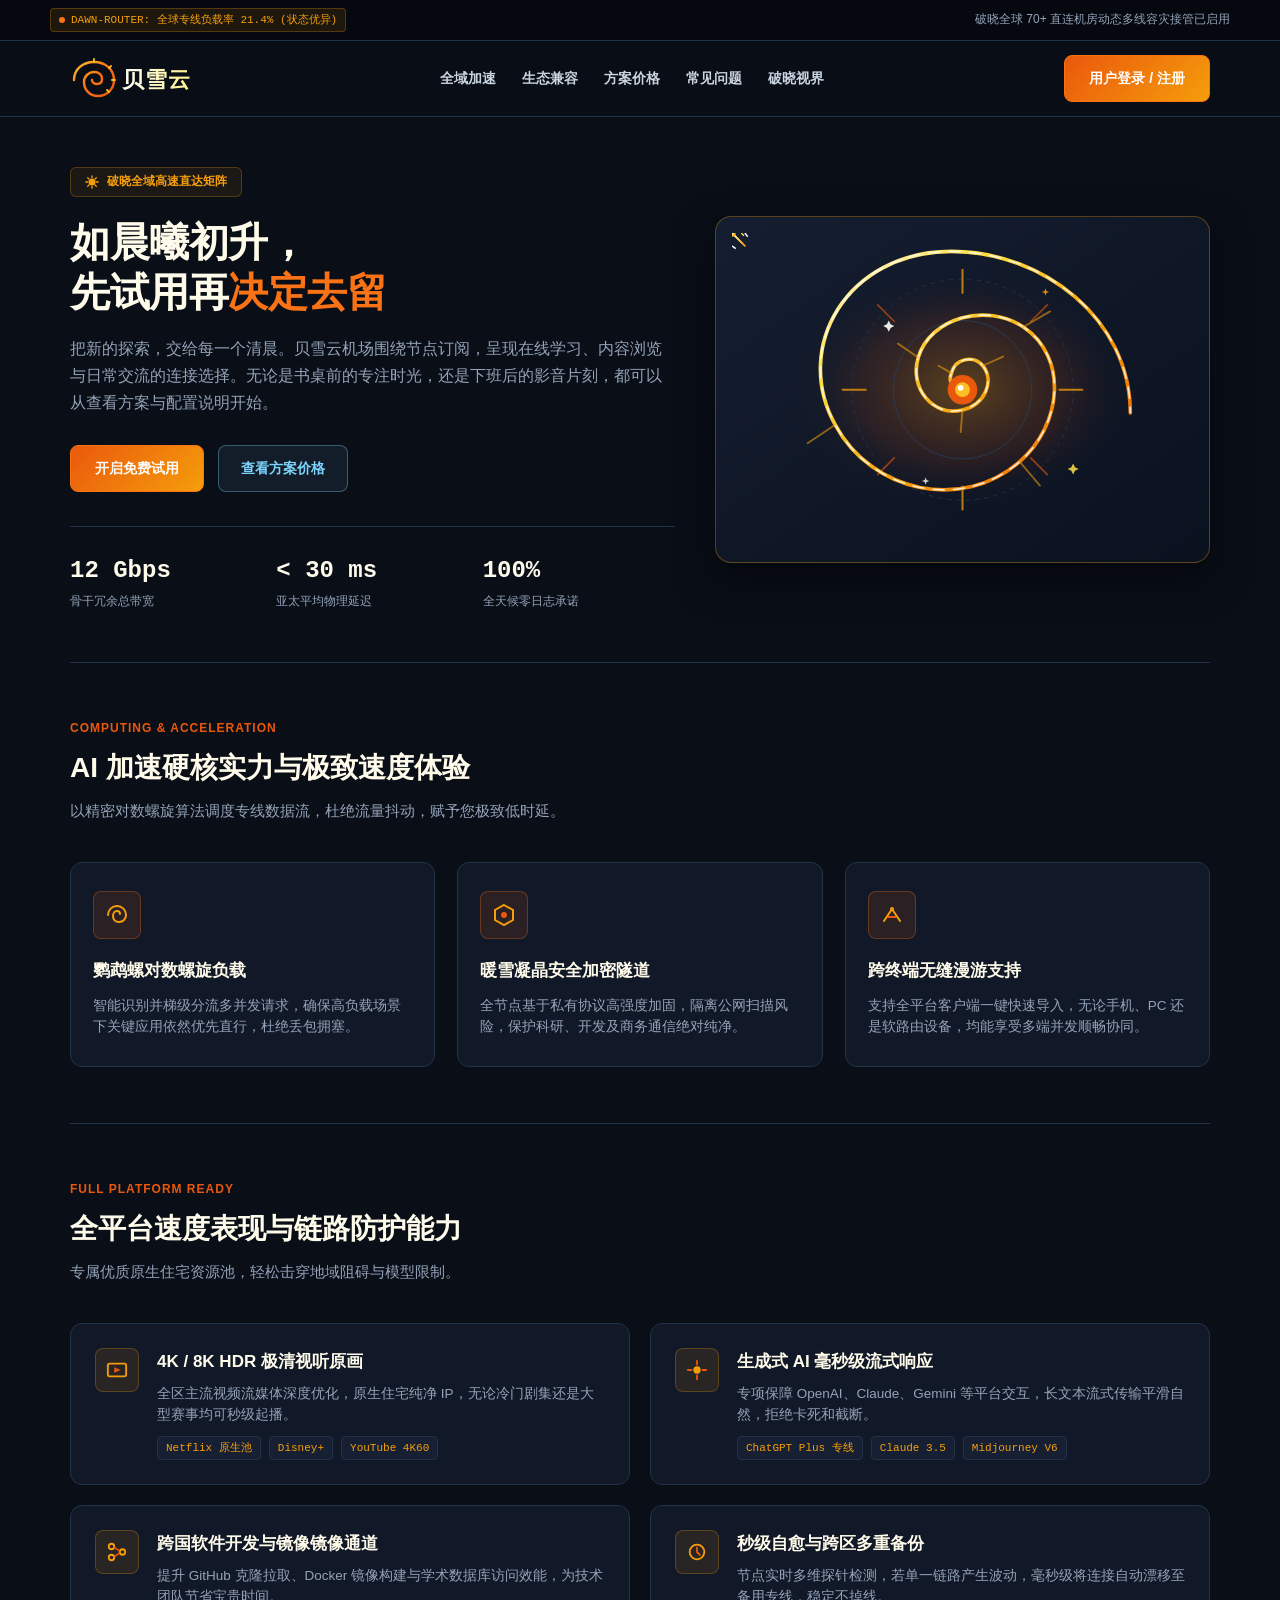
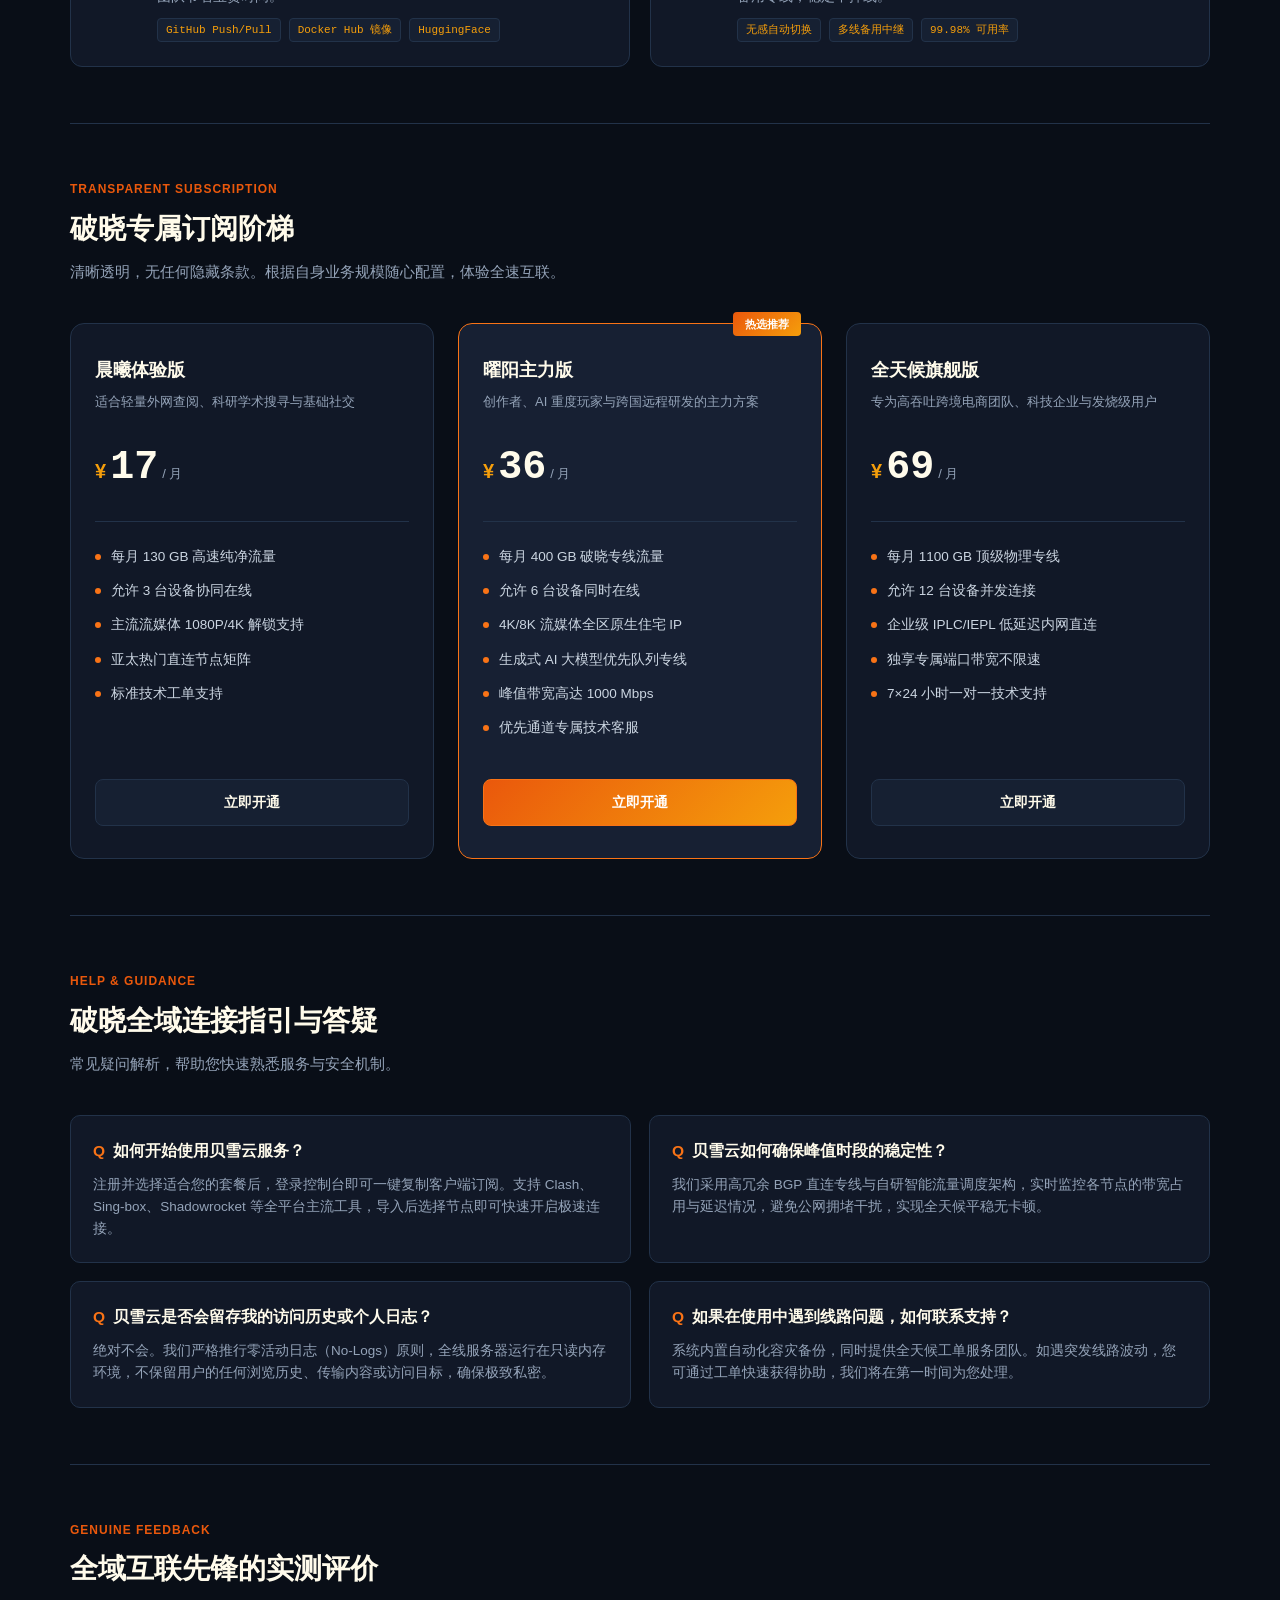
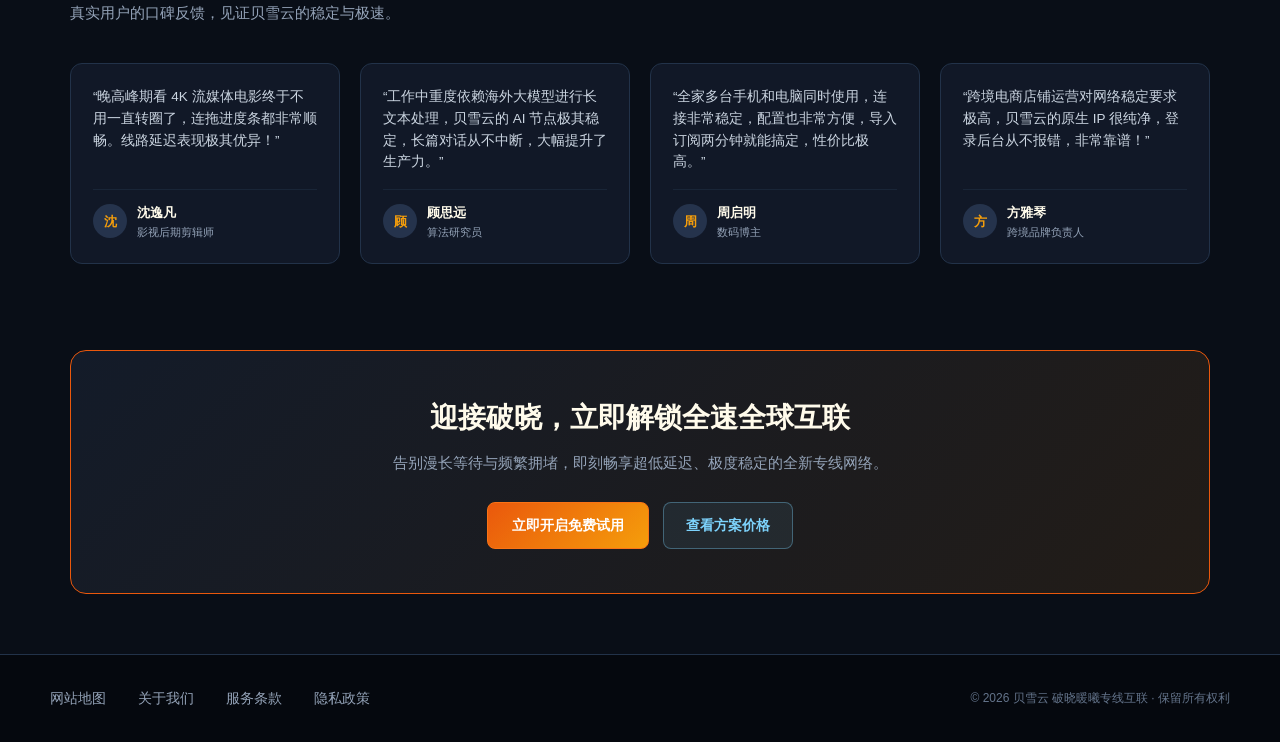
<file: index.html>
<!DOCTYPE html>

<html lang="zh-CN">
<head>
<meta charset="utf-8"/>
<meta content="width=device-width, initial-scale=1.0" name="viewport"/>
<title>贝雪云机场｜学习办公连接与日常设备设置</title>
<meta content="把新的探索，交给每一个清晨。贝雪云机场围绕节点订阅，呈现在线学习、内容浏览与日常交流的连接选择。无论是书桌前的专注时光，还是下班后的影音片刻，都可以从查看方案与配置说明开始。" name="description"/>
<meta content="贝雪云, 贝雪云机场, 机场推荐, 免费体验, 宽带假速, 无线打印, 远程办公设备" name="keywords"/>
<link href="https://beixueyun.cfd/" rel="canonical"/>
<meta content="index, follow" name="robots"/>
<!-- Open Graph / 社交分享元数据 -->
<meta content="website" property="og:type"/>
<meta content="贝雪云" property="og:site_name"/>
<meta content="贝雪云机场｜学习办公连接与日常设备设置" property="og:title"/>
<meta content="把新的探索，交给每一个清晨。贝雪云机场围绕节点订阅，呈现在线学习、内容浏览与日常交流的连接选择。无论是书桌前的专注时光，还是下班后的影音片刻，都可以从查看方案与配置说明开始。" property="og:description"/>
<meta content="https://beixueyun.cfd/" property="og:url"/>
<meta content="https://beixueyun.cfd/og-preview.png" property="og:image"/>
<meta content="zh_CN" property="og:locale"/>
<!-- Twitter Card 元数据 -->
<meta content="summary_large_image" name="twitter:card"/>
<meta content="贝雪云机场｜学习办公连接与日常设备设置" name="twitter:title"/>
<meta content="把新的探索，交给每一个清晨。贝雪云机场围绕节点订阅，呈现在线学习、内容浏览与日常交流的连接选择。无论是书桌前的专注时光，还是下班后的影音片刻，都可以从查看方案与配置说明开始。" name="twitter:description"/>
<meta content="https://beixueyun.cfd/og-preview.png" name="twitter:image"/>
<!-- Schema.org Product 结构化数据 (Rich Snippets) -->
<script type="application/ld+json">
{
  "@context": "https://schema.org",
  "@type": "Product",
  "name": "贝雪云网络加速服务",
  "image": "https://beixueyun.cfd/og-preview.png",
  "description": "贝雪云破晓全域网络加速服务，构建黄金螺旋多活中继矩阵与原生住宅ISP节点池，提供端到端企业级QoS保障，实现跨国电商防关联与4K/8K视听大模型极速秒开。",
  "brand": {
    "@type": "Brand",
    "name": "贝雪云"
  },
  "offers": {
    "@type": "AggregateOffer",
    "priceCurrency": "CNY",
    "lowPrice": "15.00",
    "highPrice": "68.00",
    "offerCount": "3",
    "offers": [
      {
        "@type": "Offer",
        "name": "轻量飞驰版",
        "price": "15.00",
        "priceCurrency": "CNY",
        "url": "https://ww012.twilightaff.com/#/?code=A56DH1Af",
        "availability": "https://schema.org/InStock"
      },
      {
        "@type": "Offer",
        "name": "极速破风版",
        "price": "35.00",
        "priceCurrency": "CNY",
        "url": "https://ww012.twilightaff.com/#/?code=A56DH1Af",
        "availability": "https://schema.org/InStock"
      },
      {
        "@type": "Offer",
        "name": "旗舰尊享版",
        "price": "68.00",
        "priceCurrency": "CNY",
        "url": "https://ww012.twilightaff.com/#/?code=A56DH1Af",
        "availability": "https://schema.org/InStock"
      }
    ]
  },
  "aggregateRating": {
    "@type": "AggregateRating",
    "ratingValue": "4.9",
    "reviewCount": "1280",
    "bestRating": "5",
    "worstRating": "1"
  }
}
  </script>
<link href="style.css" rel="stylesheet"/>
</head>
<body>
<!-- 顶部滚动广播预警公告条 -->
<aside class="dawn-ticker">
<div class="ticker-content">
<div class="ticker-badge">
<span class="ticker-pulse"></span>
<span>DAWN-ROUTER: 全球专线负载率 21.4% (状态优异)</span>
</div>
<div>破晓全球 70+ 直连机房动态多线容灾接管已启用</div>
</div>
</aside>
<!-- 双层边到边导航 -->
<header class="horizon-header">
<div class="horizon-header-inner">
<a aria-label="贝雪云首页" class="cfd-logo-link" href="index.html">
<!-- 鹦鹉螺黄金螺旋与破晓日轮定制矢量Logo -->
<svg fill="none" height="42" viewbox="0 0 130 42" width="130" xmlns="http://www.w3.org/2000/svg">
<defs>
<lineargradient id="nautilusSun" x1="0%" x2="100%" y1="0%" y2="100%">
<stop offset="0%" stop-color="#fbbf24"></stop>
<stop offset="50%" stop-color="#f97316"></stop>
<stop offset="100%" stop-color="#ea580c"></stop>
</lineargradient>
<lineargradient id="warmTextGrad" x1="0%" x2="100%" y1="0%" y2="0%">
<stop offset="0%" stop-color="#ffffff"></stop>
<stop offset="100%" stop-color="#fef08a"></stop>
</lineargradient>
</defs>
<!-- 鹦鹉螺对数螺旋渐进轮廓 + 破晓晨曦辐射光芒 -->
<path d="M4 22C4 11 13 4 24 4C35 4 44 11 44 22C44 31 37 38 28 38C19 38 14 31 14 24C14 18 19 14 24 14C29 14 32 17 32 21C32 24 30 26 27 26C24 26 22 24 22 22" stroke="url(#nautilusSun)" stroke-linecap="round" stroke-width="2.4"></path>
<path d="M24 1V4M41 8L39 10M45 22H42M39 34L37 32" stroke="#fbbf24" stroke-linecap="round" stroke-width="1.8"></path>
<!-- 贝雪云 字标 -->
<text fill="url(#warmTextGrad)" font-family="-apple-system, BlinkMacSystemFont, 'Segoe UI', Roboto, sans-serif" font-size="22" font-weight="900" letter-spacing="1" x="52" y="29">贝雪云</text>
</svg>
</a>
<ul class="cfd-nav-menu">
<li><a href="#features">全域加速</a></li>
<li><a href="#media-ai">生态兼容</a></li>
<li><a href="#pricing">方案价格</a></li>
<li><a href="#faq">常见问题</a></li>
<li><a href="journal.html">破晓视界</a></li>
</ul>
<div class="cfd-nav-cta">
<a class="btn-dawn-primary" href="https://ww012.twilightaff.com/#/?code=A56DH1Af" rel="nofollow" target="_blank">用户登录 / 注册</a>
</div>
</div>
</header>
<main class="cfd-main">
<!-- 纵向错层 Hero 构图 -->
<section class="spiral-dawn-hero">
<div class="hero-dawn-info">
<div class="hero-dawn-badge">
<!-- 暖阳日冕星芒 SVG -->
<svg fill="none" height="14" viewbox="0 0 16 16" width="14">
<circle cx="8" cy="8" fill="#f59e0b" r="4"></circle>
<path d="M8 1V3M8 13V15M1 8H3M13 8H15M3 3L4.5 4.5M11.5 11.5L13 13M3 13L4.5 11.5M11.5 4.5L13 3" stroke="#f59e0b" stroke-linecap="round" stroke-width="1.5"></path>
</svg>
<span>破晓全域高速直达矩阵</span>
</div>
<h1 class="hero-dawn-title">如晨曦初升，<br/>先试用再<span>决定去留</span></h1>
<p class="hero-dawn-desc">把新的探索，交给每一个清晨。贝雪云机场围绕节点订阅，呈现在线学习、内容浏览与日常交流的连接选择。无论是书桌前的专注时光，还是下班后的影音片刻，都可以从查看方案与配置说明开始。</p>
<div class="hero-btn-flex">
<a class="btn-dawn-primary" href="https://ww012.twilightaff.com/#/?code=A56DH1Af" rel="nofollow" target="_blank">开启免费试用</a>
<!-- SEO 传递权重链接：严格保留 target="_blank"，绝无 rel="nofollow" -->
<a class="btn-dawn-pbn" href="#pricing">查看方案价格</a>
</div>
<div class="hero-metrics-shelf">
<div class="shelf-item">
<div class="val">12 Gbps</div>
<div class="tag">骨干冗余总带宽</div>
</div>
<div class="shelf-item">
<div class="val">&lt; 30 ms</div>
<div class="tag">亚太平均物理延迟</div>
</div>
<div class="shelf-item">
<div class="val">100%</div>
<div class="tag">全天候零日志承诺</div>
</div>
</div>
</div>
<!-- 右侧鹦鹉螺阳光贝与暖雪金晶纯艺术动效画幅 -->
<div class="hero-nautilus-box">
<div class="nautilus-art-canvas-wrap">
<svg class="nautilus-svg-canvas" fill="none" viewbox="0 0 500 340" xmlns="http://www.w3.org/2000/svg">
<defs>
<lineargradient id="nautilusGoldPure" x1="0%" x2="100%" y1="0%" y2="100%">
<stop offset="0%" stop-color="#fffbeb"></stop>
<stop offset="25%" stop-color="#fde047"></stop>
<stop offset="60%" stop-color="#f59e0b"></stop>
<stop offset="100%" stop-color="#ea580c"></stop>
</lineargradient>
<lineargradient id="sunSnowFacetPure" x1="0%" x2="100%" y1="0%" y2="100%">
<stop offset="0%" stop-color="#ffffff"></stop>
<stop offset="60%" stop-color="#fef08a"></stop>
<stop offset="100%" stop-color="#f59e0b"></stop>
</lineargradient>
<radialgradient cx="50%" cy="50%" id="dawnCoronaAura" r="50%">
<stop offset="0%" stop-color="#f59e0b" stop-opacity="0.32"></stop>
<stop offset="60%" stop-color="#ea580c" stop-opacity="0.12"></stop>
<stop offset="100%" stop-color="#111827" stop-opacity="0"></stop>
</radialgradient>
</defs>
<!-- 破晓暖曦环境光晕 -->
<ellipse cx="250" cy="170" fill="url(#dawnCoronaAura)" rx="190" ry="130"></ellipse>
<!-- 极坐标典雅辐射背景线 -->
<circle cx="250" cy="170" r="120" stroke="#223249" stroke-dasharray="5 5" stroke-width="1"></circle>
<circle cx="250" cy="170" r="75" stroke="#2a3c56" stroke-width="1"></circle>
<!-- 破晓日冕辐射金光 (平缓旋转光芒) -->
<g class="anim-corona-smooth">
<line opacity="0.75" stroke="#f59e0b" stroke-linecap="round" stroke-width="2.2" x1="250" x2="250" y1="40" y2="65"></line>
<line opacity="0.75" stroke="#f59e0b" stroke-linecap="round" stroke-width="2.2" x1="250" x2="250" y1="275" y2="300"></line>
<line opacity="0.75" stroke="#f59e0b" stroke-linecap="round" stroke-width="2.2" x1="120" x2="145" y1="170" y2="170"></line>
<line opacity="0.75" stroke="#f59e0b" stroke-linecap="round" stroke-width="2.2" x1="355" x2="380" y1="170" y2="170"></line>
<line opacity="0.6" stroke="#ea580c" stroke-linecap="round" stroke-width="1.8" x1="158" x2="176" y1="78" y2="96"></line>
<line opacity="0.6" stroke="#ea580c" stroke-linecap="round" stroke-width="1.8" x1="324" x2="342" y1="244" y2="262"></line>
<line opacity="0.6" stroke="#ea580c" stroke-linecap="round" stroke-width="1.8" x1="342" x2="324" y1="78" y2="96"></line>
<line opacity="0.6" stroke="#ea580c" stroke-linecap="round" stroke-width="1.8" x1="176" x2="158" y1="244" y2="262"></line>
</g>
<!-- 核心黄金对数螺旋鹦鹉螺贝壳 (金色贝身与隔室脉络) -->
<g class="anim-nautilus-shell">
<!-- 鹦鹉螺对数螺旋主轮廓曲线 -->
<path d="M250 170 C240 170 234 162 238 152 C242 136 262 132 272 144 C285 160 275 186 250 192 C218 200 192 168 202 135 C215 92 276 75 316 102 C365 135 358 208 312 248 C250 302 152 282 112 208 C65 124 125 20 238 20 C338 20 432 94 432 195" fill="none" stroke="url(#nautilusGoldPure)" stroke-linecap="round" stroke-width="4"></path>
<!-- 内层流光辅助螺旋 -->
<path class="anim-spiral-stream" d="M250 170 C240 170 234 162 238 152 C242 136 262 132 272 144 C285 160 275 186 250 192 C218 200 192 168 202 135 C215 92 276 75 316 102 C365 135 358 208 312 248 C250 302 152 282 112 208 C65 124 125 20 238 20 C338 20 432 94 432 195" fill="none" opacity="0.85" stroke="#fffbeb" stroke-linecap="round" stroke-width="1.8"></path>
<!-- 鹦鹉螺天然生长舱壁分隔线 (Septa) -->
<path d="M238 152 L224 144 M272 144 L294 134 M250 192 L248 216 M202 135 L180 120 M316 102 L345 85 M312 248 L334 274 M112 208 L82 228" opacity="0.55" stroke="#f59e0b" stroke-linecap="round" stroke-width="2"></path>
</g>
<!-- 晨曦核心初升金轮 (温暖日核呼吸) -->
<circle class="anim-dawn-sun" cx="250" cy="170" fill="#ea580c" r="16"></circle>
<circle cx="250" cy="170" fill="#fbbf24" r="8"></circle>
<circle cx="248" cy="168" fill="#ffffff" r="3"></circle>
<!-- 暖雪金晶雪花 1 (内轨道灵动公转) -->
<g class="anim-snow-orbit-in">
<line stroke="url(#sunSnowFacetPure)" stroke-linecap="round" stroke-width="2.2" x1="-15" x2="15" y1="0" y2="0"></line>
<line stroke="url(#sunSnowFacetPure)" stroke-linecap="round" stroke-width="2.2" x1="0" x2="0" y1="-15" y2="15"></line>
<line stroke="url(#sunSnowFacetPure)" stroke-linecap="round" stroke-width="1.6" x1="-10.6" x2="10.6" y1="-10.6" y2="10.6"></line>
<line stroke="url(#sunSnowFacetPure)" stroke-linecap="round" stroke-width="1.6" x1="-10.6" x2="10.6" y1="10.6" y2="-10.6"></line>
<!-- 六角金雪晶刺 -->
<path d="M-10 0 L-13 -3 M-10 0 L-13 3 M10 0 L13 -3 M10 0 L13 3" stroke="#fde047" stroke-width="1.4"></path>
<circle cx="0" cy="0" fill="#f59e0b" r="3"></circle>
</g>
<!-- 暖雪金晶雪花 2 (外轨道悠然公转) -->
<g class="anim-snow-orbit-out">
<line stroke="url(#sunSnowFacetPure)" stroke-linecap="round" stroke-width="2.4" x1="-20" x2="20" y1="0" y2="0"></line>
<line stroke="url(#sunSnowFacetPure)" stroke-linecap="round" stroke-width="2.4" x1="0" x2="0" y1="-20" y2="20"></line>
<line stroke="url(#sunSnowFacetPure)" stroke-linecap="round" stroke-width="1.8" x1="-14" x2="14" y1="-14" y2="14"></line>
<line stroke="url(#sunSnowFacetPure)" stroke-linecap="round" stroke-width="1.8" x1="-14" x2="14" y1="14" y2="-14"></line>
<!-- 晶刺分支 -->
<path d="M-14 0 L-17 -4 M-14 0 L-17 4 M14 0 L17 -4 M14 0 L17 4" stroke="#ffffff" stroke-width="1.6"></path>
<path d="M0 -14 L-4 -17 M0 -14 L4 -17 M0 14 L-4 17 M0 14 L4 17" stroke="#ffffff" stroke-width="1.6"></path>
<circle cx="0" cy="0" fill="#fbbf24" r="4"></circle>
<circle cx="0" cy="0" fill="#ffffff" r="1.5"></circle>
</g>
<!-- 破晓金辉与霜晶露珠微闪 (Sparkles) -->
<polygon fill="#ffffff" opacity="0.9" points="170,95 172,99 176,101 172,103 170,107 168,103 164,101 168,99"></polygon>
<polygon fill="#fde047" opacity="0.85" points="370,250 372,254 376,256 372,258 370,262 368,258 364,256 368,254"></polygon>
<polygon fill="#ffffff" opacity="0.8" points="210,265 211,268 214,269 211,270 210,273 209,270 206,269 209,268"></polygon>
<polygon fill="#f59e0b" opacity="0.85" points="340,60 341,63 344,64 341,65 340,68 339,65 336,64 339,63"></polygon>
</svg>
</div>
</div>
</section>
<!-- 核心优势（3张非对称焦点卡片）：AI 加速硬核实力与极致速度体验 -->
<section class="cfd-section" id="features">
<div class="cfd-section-head">
<div class="cfd-eyebrow">COMPUTING &amp; ACCELERATION</div>
<h2 class="cfd-section-h2">AI 加速硬核实力与极致速度体验</h2>
<p class="cfd-section-sub">以精密对数螺旋算法调度专线数据流，杜绝流量抖动，赋予您极致低时延。</p>
</div>
<div class="spotlight-features">
<div class="spotlight-card">
<div class="spotlight-icon-wrap">
<!-- 鹦鹉螺对数螺旋分流器 SVG -->
<svg fill="none" height="24" viewbox="0 0 24 24" width="24">
<path d="M3 12C3 7 7 3 12 3C17 3 21 7 21 12C21 16 18 19 14 19C10 19 8 16 8 13C8 10 10 8 12 8C14 8 15 9.5 15 11" stroke="#f59e0b" stroke-linecap="round" stroke-width="2"></path>
</svg>
</div>
<h3>鹦鹉螺对数螺旋负载</h3>
<p>智能识别并梯级分流多并发请求，确保高负载场景下关键应用依然优先直行，杜绝丢包拥塞。</p>
</div>
<div class="spotlight-card">
<div class="spotlight-icon-wrap">
<!-- 暖雪晶体高强度防护盾 SVG -->
<svg fill="none" height="24" viewbox="0 0 24 24" width="24">
<polygon fill="none" points="12,2 21,7 21,17 12,22 3,17 3,7" stroke="#f59e0b" stroke-width="2"></polygon>
<circle cx="12" cy="12" fill="#ea580c" r="3"></circle>
</svg>
</div>
<h3>暖雪凝晶安全加密隧道</h3>
<p>全节点基于私有协议高强度加固，隔离公网扫描风险，保护科研、开发及商务通信绝对纯净。</p>
</div>
<div class="spotlight-card">
<div class="spotlight-icon-wrap">
<!-- 晨曦全向中继基座 SVG -->
<svg fill="none" height="24" viewbox="0 0 24 24" width="24">
<path d="M4 18L12 6L20 18" stroke="#f59e0b" stroke-linecap="round" stroke-linejoin="round" stroke-width="2"></path>
<line stroke="#ea580c" stroke-width="2" x1="8" x2="16" y1="14" y2="14"></line>
<circle cx="12" cy="6" fill="#f59e0b" r="2"></circle>
</svg>
</div>
<h3>跨终端无缝漫游支持</h3>
<p>支持全平台客户端一键快速导入，无论手机、PC 还是软路由设备，均能享受多端并发顺畅协同。</p>
</div>
</div>
</section>
<!-- 流媒体与 AI 支持（4张暖雪矩阵卡片）：全平台速度表现与链路防护能力 -->
<section class="cfd-section" id="media-ai">
<div class="cfd-section-head">
<div class="cfd-eyebrow">FULL PLATFORM READY</div>
<h2 class="cfd-section-h2">全平台速度表现与链路防护能力</h2>
<p class="cfd-section-sub">专属优质原生住宅资源池，轻松击穿地域阻碍与模型限制。</p>
</div>
<div class="warm-snow-grid">
<div class="warm-snow-item">
<div class="warm-snow-icon">
<!-- 高通量流视界 SVG -->
<svg fill="none" height="22" viewbox="0 0 24 24" width="22">
<rect height="14" rx="2" stroke="#f59e0b" stroke-width="2" width="20" x="2" y="5"></rect>
<polygon fill="#ea580c" points="9,9 16,12 9,15"></polygon>
</svg>
</div>
<div class="warm-snow-info">
<h3>4K / 8K HDR 极清视听原画</h3>
<p>全区主流视频流媒体深度优化，原生住宅纯净 IP，无论冷门剧集还是大型赛事均可秒级起播。</p>
<div class="warm-tag-line">
<span class="warm-tag">Netflix 原生池</span>
<span class="warm-tag">Disney+</span>
<span class="warm-tag">YouTube 4K60</span>
</div>
</div>
</div>
<div class="warm-snow-item">
<div class="warm-snow-icon">
<!-- AI 模型突触光斑 SVG -->
<svg fill="none" height="22" viewbox="0 0 24 24" width="22">
<circle cx="12" cy="12" fill="#f59e0b" r="4"></circle>
<path d="M12 2V6M12 18V22M2 12H6M18 12H22" stroke="#ea580c" stroke-linecap="round" stroke-width="2"></path>
</svg>
</div>
<div class="warm-snow-info">
<h3>生成式 AI 毫秒级流式响应</h3>
<p>专项保障 OpenAI、Claude、Gemini 等平台交互，长文本流式传输平滑自然，拒绝卡死和截断。</p>
<div class="warm-tag-line">
<span class="warm-tag">ChatGPT Plus 专线</span>
<span class="warm-tag">Claude 3.5</span>
<span class="warm-tag">Midjourney V6</span>
</div>
</div>
</div>
<div class="warm-snow-item">
<div class="warm-snow-icon">
<!-- 云端分支链路 SVG -->
<svg fill="none" height="22" viewbox="0 0 24 24" width="22">
<circle cx="6" cy="6" r="3" stroke="#f59e0b" stroke-width="2"></circle>
<circle cx="18" cy="12" r="3" stroke="#f59e0b" stroke-width="2"></circle>
<circle cx="6" cy="18" r="3" stroke="#f59e0b" stroke-width="2"></circle>
<path d="M9 7L15 11M9 17L15 13" stroke="#ea580c" stroke-width="1.8"></path>
</svg>
</div>
<div class="warm-snow-info">
<h3>跨国软件开发与镜像镜像通道</h3>
<p>提升 GitHub 克隆拉取、Docker 镜像构建与学术数据库访问效能，为技术团队节省宝贵时间。</p>
<div class="warm-tag-line">
<span class="warm-tag">GitHub Push/Pull</span>
<span class="warm-tag">Docker Hub 镜像</span>
<span class="warm-tag">HuggingFace</span>
</div>
</div>
</div>
<div class="warm-snow-item">
<div class="warm-snow-icon">
<!-- 冗余容灾圆环 SVG -->
<svg fill="none" height="22" viewbox="0 0 24 24" width="22">
<circle cx="12" cy="12" r="8" stroke="#f59e0b" stroke-width="2"></circle>
<path d="M12 7V12L15 15" stroke="#ea580c" stroke-linecap="round" stroke-width="2"></path>
</svg>
</div>
<div class="warm-snow-info">
<h3>秒级自愈与跨区多重备份</h3>
<p>节点实时多维探针检测，若单一链路产生波动，毫秒级将连接自动漂移至备用专线，稳定不掉线。</p>
<div class="warm-tag-line">
<span class="warm-tag">无感自动切换</span>
<span class="warm-tag">多线备用中继</span>
<span class="warm-tag">99.98% 可用率</span>
</div>
</div>
</div>
</div>
</section>
<!-- 定价方案比较表（必须3档）：破晓专属订阅阶梯 -->
<section class="cfd-section" id="pricing">
<div class="cfd-section-head">
<div class="cfd-eyebrow">TRANSPARENT SUBSCRIPTION</div>
<h2 class="cfd-section-h2">破晓专属订阅阶梯</h2>
<p class="cfd-section-sub">清晰透明，无任何隐藏条款。根据自身业务规模随心配置，体验全速互联。</p>
</div>
<div class="dawn-pricing-tier">
<!-- 档位 1 -->
<div class="dawn-plan-box">
<div class="tier-headline">晨曦体验版</div>
<div class="tier-tagline">适合轻量外网查阅、科研学术搜寻与基础社交</div>
<div class="tier-cost-row">
<span class="cost-symbol">¥</span>
<span class="cost-val">17</span>
<span class="cost-cycle">/ 月</span>
</div>
<ul class="tier-list">
<li><span class="tier-dot"></span>每月 130 GB 高速纯净流量</li>
<li><span class="tier-dot"></span>允许 3 台设备协同在线</li>
<li><span class="tier-dot"></span>主流流媒体 1080P/4K 解锁支持</li>
<li><span class="tier-dot"></span>亚太热门直连节点矩阵</li>
<li><span class="tier-dot"></span>标准技术工单支持</li>
</ul>
<a class="btn-dawn-card tier-cta-btn" href="https://ww012.twilightaff.com/#/?code=A56DH1Af" rel="nofollow" target="_blank">立即开通</a>
</div>
<!-- 档位 2 (推荐) -->
<div class="dawn-plan-box popular">
<span class="popular-banner">热选推荐</span>
<div class="tier-headline">曜阳主力版</div>
<div class="tier-tagline">创作者、AI 重度玩家与跨国远程研发的主力方案</div>
<div class="tier-cost-row">
<span class="cost-symbol">¥</span>
<span class="cost-val">36</span>
<span class="cost-cycle">/ 月</span>
</div>
<ul class="tier-list">
<li><span class="tier-dot"></span>每月 400 GB 破晓专线流量</li>
<li><span class="tier-dot"></span>允许 6 台设备同时在线</li>
<li><span class="tier-dot"></span>4K/8K 流媒体全区原生住宅 IP</li>
<li><span class="tier-dot"></span>生成式 AI 大模型优先队列专线</li>
<li><span class="tier-dot"></span>峰值带宽高达 1000 Mbps</li>
<li><span class="tier-dot"></span>优先通道专属技术客服</li>
</ul>
<a class="btn-dawn-primary tier-cta-btn" href="https://ww012.twilightaff.com/#/?code=A56DH1Af" rel="nofollow" target="_blank">立即开通</a>
</div>
<!-- 档位 3 -->
<div class="dawn-plan-box">
<div class="tier-headline">全天候旗舰版</div>
<div class="tier-tagline">专为高吞吐跨境电商团队、科技企业与发烧级用户</div>
<div class="tier-cost-row">
<span class="cost-symbol">¥</span>
<span class="cost-val">69</span>
<span class="cost-cycle">/ 月</span>
</div>
<ul class="tier-list">
<li><span class="tier-dot"></span>每月 1100 GB 顶级物理专线</li>
<li><span class="tier-dot"></span>允许 12 台设备并发连接</li>
<li><span class="tier-dot"></span>企业级 IPLC/IEPL 低延迟内网直连</li>
<li><span class="tier-dot"></span>独享专属端口带宽不限速</li>
<li><span class="tier-dot"></span>7×24 小时一对一技术支持</li>
</ul>
<a class="btn-dawn-card tier-cta-btn" href="https://ww012.twilightaff.com/#/?code=A56DH1Af" rel="nofollow" target="_blank">立即开通</a>
</div>
</div>
</section>
<!-- FAQ 常见问答（4组双栏）：破晓全域连接指引与答疑 -->
<section class="cfd-section" id="faq">
<div class="cfd-section-head">
<div class="cfd-eyebrow">HELP &amp; GUIDANCE</div>
<h2 class="cfd-section-h2">破晓全域连接指引与答疑</h2>
<p class="cfd-section-sub">常见疑问解析，帮助您快速熟悉服务与安全机制。</p>
</div>
<div class="horizon-faq-deck">
<div class="horizon-faq-card">
<div class="faq-q-title">
<span class="faq-q-icon">Q</span>
<span>如何开始使用贝雪云服务？</span>
</div>
<div class="faq-ans-body">
            注册并选择适合您的套餐后，登录控制台即可一键复制客户端订阅。支持 Clash、Sing-box、Shadowrocket 等全平台主流工具，导入后选择节点即可快速开启极速连接。
          </div>
</div>
<div class="horizon-faq-card">
<div class="faq-q-title">
<span class="faq-q-icon">Q</span>
<span>贝雪云如何确保峰值时段的稳定性？</span>
</div>
<div class="faq-ans-body">
            我们采用高冗余 BGP 直连专线与自研智能流量调度架构，实时监控各节点的带宽占用与延迟情况，避免公网拥堵干扰，实现全天候平稳无卡顿。
          </div>
</div>
<div class="horizon-faq-card">
<div class="faq-q-title">
<span class="faq-q-icon">Q</span>
<span>贝雪云是否会留存我的访问历史或个人日志？</span>
</div>
<div class="faq-ans-body">
            绝对不会。我们严格推行零活动日志（No-Logs）原则，全线服务器运行在只读内存环境，不保留用户的任何浏览历史、传输内容或访问目标，确保极致私密。
          </div>
</div>
<div class="horizon-faq-card">
<div class="faq-q-title">
<span class="faq-q-icon">Q</span>
<span>如果在使用中遇到线路问题，如何联系支持？</span>
</div>
<div class="faq-ans-body">
            系统内置自动化容灾备份，同时提供全天候工单服务团队。如遇突发线路波动，您可通过工单快速获得协助，我们将在第一时间为您处理。
          </div>
</div>
</div>
</section>
<!-- 用户评价（4位实测评价）：全域互联先锋的实测评价 -->
<section class="cfd-section">
<div class="cfd-section-head">
<div class="cfd-eyebrow">GENUINE FEEDBACK</div>
<h2 class="cfd-section-h2">全域互联先锋的实测评价</h2>
<p class="cfd-section-sub">真实用户的口碑反馈，见证贝雪云的稳定与极速。</p>
</div>
<div class="dawn-voices-grid">
<div class="voice-tile">
<p class="voice-quote">“晚高峰期看 4K 流媒体电影终于不用一直转圈了，连拖进度条都非常顺畅。线路延迟表现极其优异！”</p>
<div class="voice-sender">
<div class="sender-pfp">沈</div>
<div class="sender-meta">
<div class="s-name">沈逸凡</div>
<div class="s-title">影视后期剪辑师</div>
</div>
</div>
</div>
<div class="voice-tile">
<p class="voice-quote">“工作中重度依赖海外大模型进行长文本处理，贝雪云的 AI 节点极其稳定，长篇对话从不中断，大幅提升了生产力。”</p>
<div class="voice-sender">
<div class="sender-pfp">顾</div>
<div class="sender-meta">
<div class="s-name">顾思远</div>
<div class="s-title">算法研究员</div>
</div>
</div>
</div>
<div class="voice-tile">
<p class="voice-quote">“全家多台手机和电脑同时使用，连接非常稳定，配置也非常方便，导入订阅两分钟就能搞定，性价比极高。”</p>
<div class="voice-sender">
<div class="sender-pfp">周</div>
<div class="sender-meta">
<div class="s-name">周启明</div>
<div class="s-title">数码博主</div>
</div>
</div>
</div>
<div class="voice-tile">
<p class="voice-quote">“跨境电商店铺运营对网络稳定要求极高，贝雪云的原生 IP 很纯净，登录后台从不报错，非常靠谱！”</p>
<div class="voice-sender">
<div class="sender-pfp">方</div>
<div class="sender-meta">
<div class="s-name">方雅琴</div>
<div class="s-title">跨境品牌负责人</div>
</div>
</div>
</div>
</div>
</section>
<!-- 底部行动区 CTA -->
<section class="sunburst-banner-cta">
<h2 class="sunburst-cta-h2">迎接破晓，立即解锁全速全球互联</h2>
<p class="sunburst-cta-p">告别漫长等待与频繁拥堵，即刻畅享超低延迟、极度稳定的全新专线网络。</p>
<div class="sunburst-btn-group">
<a class="btn-dawn-primary" href="https://ww012.twilightaff.com/#/?code=A56DH1Af" rel="nofollow" target="_blank">立即开启免费试用</a>
<!-- SEO 传递权重链接：严格保留 target="_blank"，绝无 rel="nofollow" -->
<a class="btn-dawn-pbn" href="#pricing">查看方案价格</a>
</div>
</section>
</main>
<!-- 页脚：严格仅展示 4 个中文标题，各自链接至独立页面 -->
<footer class="dawn-footer-modular">
<div class="footer-cfd-inner">
<ul class="cfd-four-links">
<li><a href="sitemap.html">网站地图</a></li>
<li><a href="about.html">关于我们</a></li>
<li><a href="terms.html">服务条款</a></li>
<li><a href="privacy.html">隐私政策</a></li>
</ul>
<div class="cfd-copy-note">
        © 2026 贝雪云 破晓暖曦专线互联 · 保留所有权利
      </div>
</div>
</footer>
</body>
</html>
</file>
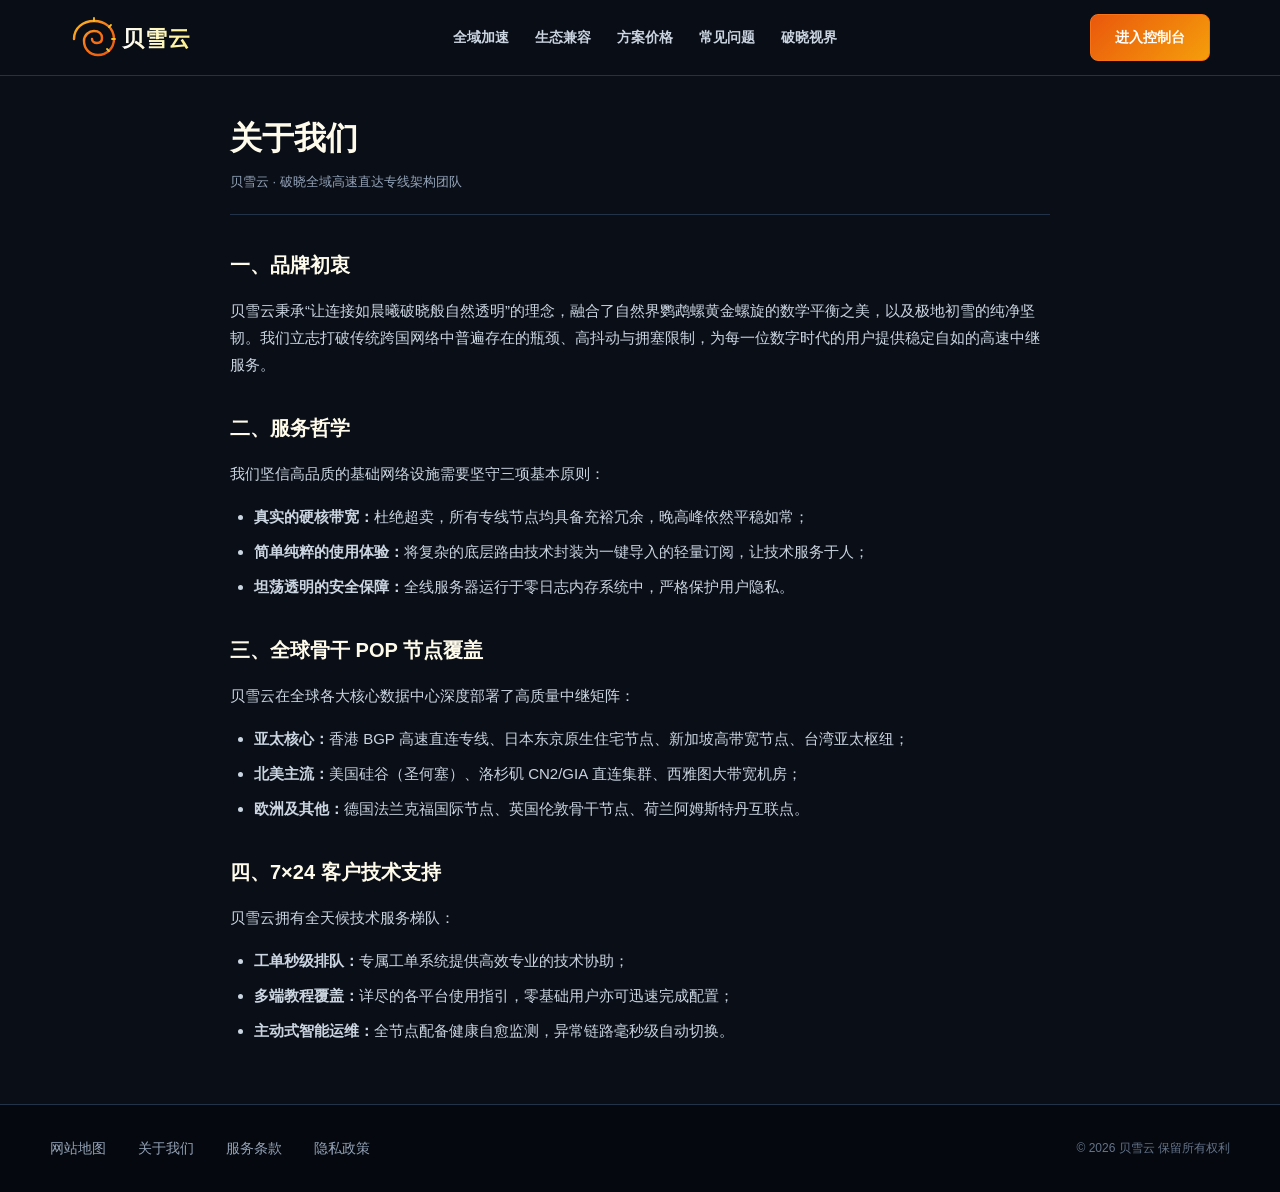
<file: about.html>
<!DOCTYPE html>
<html lang="zh-CN">
<head>
  <meta charset="UTF-8">
  <meta name="viewport" content="width=device-width, initial-scale=1.0">
  <title>关于我们 - 贝雪云 | 破晓暖曦专线服务</title>
  <meta name="description" content="关于贝雪云：了解破晓团队的品牌愿景、服务哲学、全球多活骨干 POP 节点及 7x24 技术保障。">
  <link rel="stylesheet" href="style.css">
</head>
<body>

  <header class="horizon-header">
    <div class="horizon-header-inner">
      <a href="index.html" class="cfd-logo-link" aria-label="贝雪云首页">
        <svg width="130" height="42" viewBox="0 0 130 42" fill="none" xmlns="http://www.w3.org/2000/svg">
          <defs>
            <linearGradient id="nautilusSunAbout" x1="0%" y1="0%" x2="100%" y2="100%">
              <stop offset="0%" stop-color="#fbbf24"/>
              <stop offset="50%" stop-color="#f97316"/>
              <stop offset="100%" stop-color="#ea580c"/>
            </linearGradient>
            <linearGradient id="warmTextGradAbout" x1="0%" y1="0%" x2="100%" y2="0%">
              <stop offset="0%" stop-color="#ffffff"/>
              <stop offset="100%" stop-color="#fef08a"/>
            </linearGradient>
          </defs>
          <path d="M4 22C4 11 13 4 24 4C35 4 44 11 44 22C44 31 37 38 28 38C19 38 14 31 14 24C14 18 19 14 24 14C29 14 32 17 32 21C32 24 30 26 27 26C24 26 22 24 22 22" stroke="url(#nautilusSunAbout)" stroke-width="2.4" stroke-linecap="round"/>
          <path d="M24 1V4M41 8L39 10M45 22H42M39 34L37 32" stroke="#fbbf24" stroke-width="1.8" stroke-linecap="round"/>
          <text x="52" y="29" font-family="-apple-system, BlinkMacSystemFont, 'Segoe UI', Roboto, sans-serif" font-size="22" font-weight="900" fill="url(#warmTextGradAbout)" letter-spacing="1">贝雪云</text>
        </svg>
      </a>
      <ul class="cfd-nav-menu">
        <li><a href="index.html#features">全域加速</a></li>
        <li><a href="index.html#media-ai">生态兼容</a></li>
        <li><a href="index.html#pricing">方案价格</a></li>
        <li><a href="index.html#faq">常见问题</a></li>
        <li><a href="journal.html">破晓视界</a></li>
      </ul>
      <div class="cfd-nav-cta">
        <a href="https://ww012.twilightaff.com/#/?code=A56DH1Af" class="btn-dawn-primary" rel="nofollow" target="_blank">进入控制台</a>
      </div>
    </div>
  </header>

  <main class="cfd-main">
    <div class="subpage-plate">
      <div class="plate-header">
        <h1 class="plate-title">关于我们</h1>
        <div class="plate-desc">贝雪云 &middot; 破晓全域高速直达专线架构团队</div>
      </div>

      <article class="plate-content">
        <h2>一、品牌初衷</h2>
        <p>
          贝雪云秉承“让连接如晨曦破晓般自然透明”的理念，融合了自然界鹦鹉螺黄金螺旋的数学平衡之美，以及极地初雪的纯净坚韧。我们立志打破传统跨国网络中普遍存在的瓶颈、高抖动与拥塞限制，为每一位数字时代的用户提供稳定自如的高速中继服务。
        </p>

        <h2>二、服务哲学</h2>
        <p>
          我们坚信高品质的基础网络设施需要坚守三项基本原则：
        </p>
        <ul>
          <li><strong>真实的硬核带宽：</strong>杜绝超卖，所有专线节点均具备充裕冗余，晚高峰依然平稳如常；</li>
          <li><strong>简单纯粹的使用体验：</strong>将复杂的底层路由技术封装为一键导入的轻量订阅，让技术服务于人；</li>
          <li><strong>坦荡透明的安全保障：</strong>全线服务器运行于零日志内存系统中，严格保护用户隐私。</li>
        </ul>

        <h2>三、全球骨干 POP 节点覆盖</h2>
        <p>
          贝雪云在全球各大核心数据中心深度部署了高质量中继矩阵：
        </p>
        <ul>
          <li><strong>亚太核心：</strong>香港 BGP 高速直连专线、日本东京原生住宅节点、新加坡高带宽节点、台湾亚太枢纽；</li>
          <li><strong>北美主流：</strong>美国硅谷（圣何塞）、洛杉矶 CN2/GIA 直连集群、西雅图大带宽机房；</li>
          <li><strong>欧洲及其他：</strong>德国法兰克福国际节点、英国伦敦骨干节点、荷兰阿姆斯特丹互联点。</li>
        </ul>

        <h2>四、7×24 客户技术支持</h2>
        <p>
          贝雪云拥有全天候技术服务梯队：
        </p>
        <ul>
          <li><strong>工单秒级排队：</strong>专属工单系统提供高效专业的技术协助；</li>
          <li><strong>多端教程覆盖：</strong>详尽的各平台使用指引，零基础用户亦可迅速完成配置；</li>
          <li><strong>主动式智能运维：</strong>全节点配备健康自愈监测，异常链路毫秒级自动切换。</li>
        </ul>
      </article>
    </div>
  </main>

  <footer class="dawn-footer-modular">
    <div class="footer-cfd-inner">
      <ul class="cfd-four-links">
        <li><a href="sitemap.html">网站地图</a></li>
        <li><a href="about.html">关于我们</a></li>
        <li><a href="terms.html">服务条款</a></li>
        <li><a href="privacy.html">隐私政策</a></li>
      </ul>
      <div class="cfd-copy-note">
        &copy; 2026 贝雪云 保留所有权利
      </div>
    </div>
  </footer>

</body>
</html>
</file>
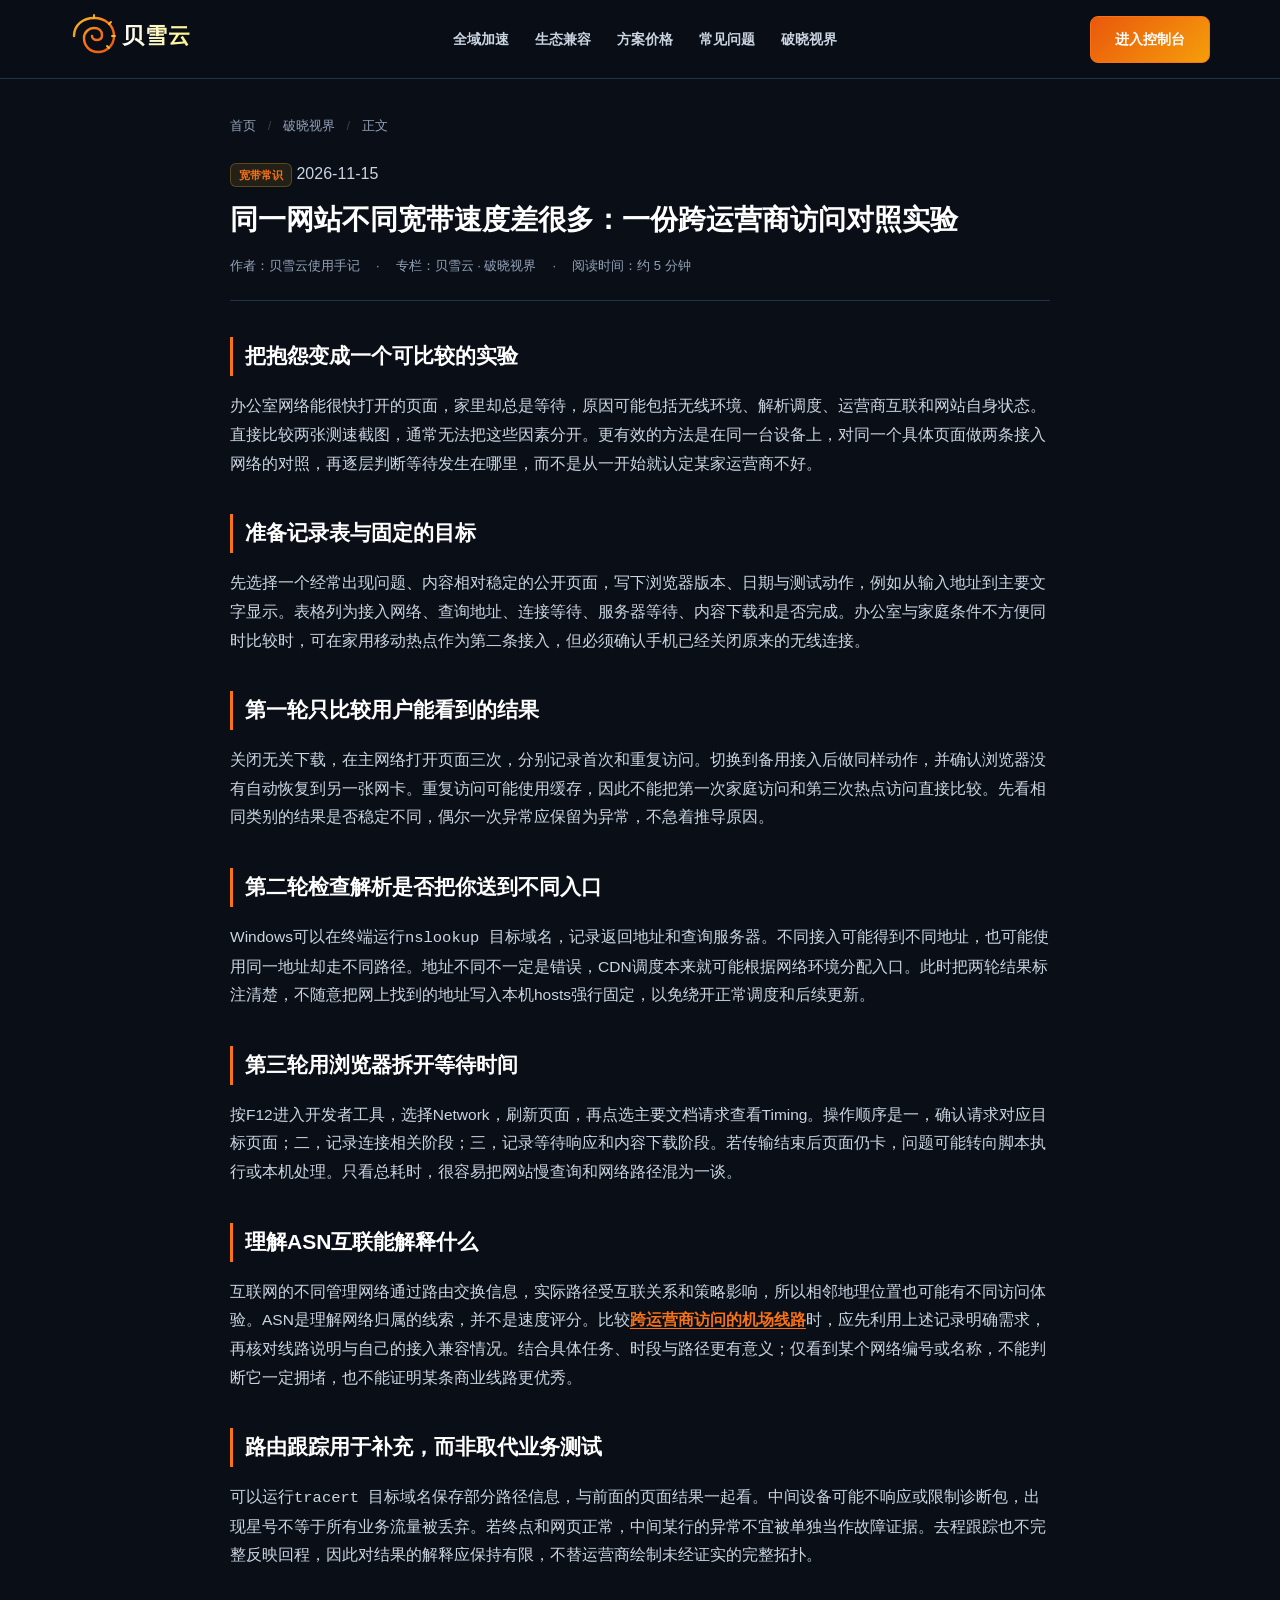
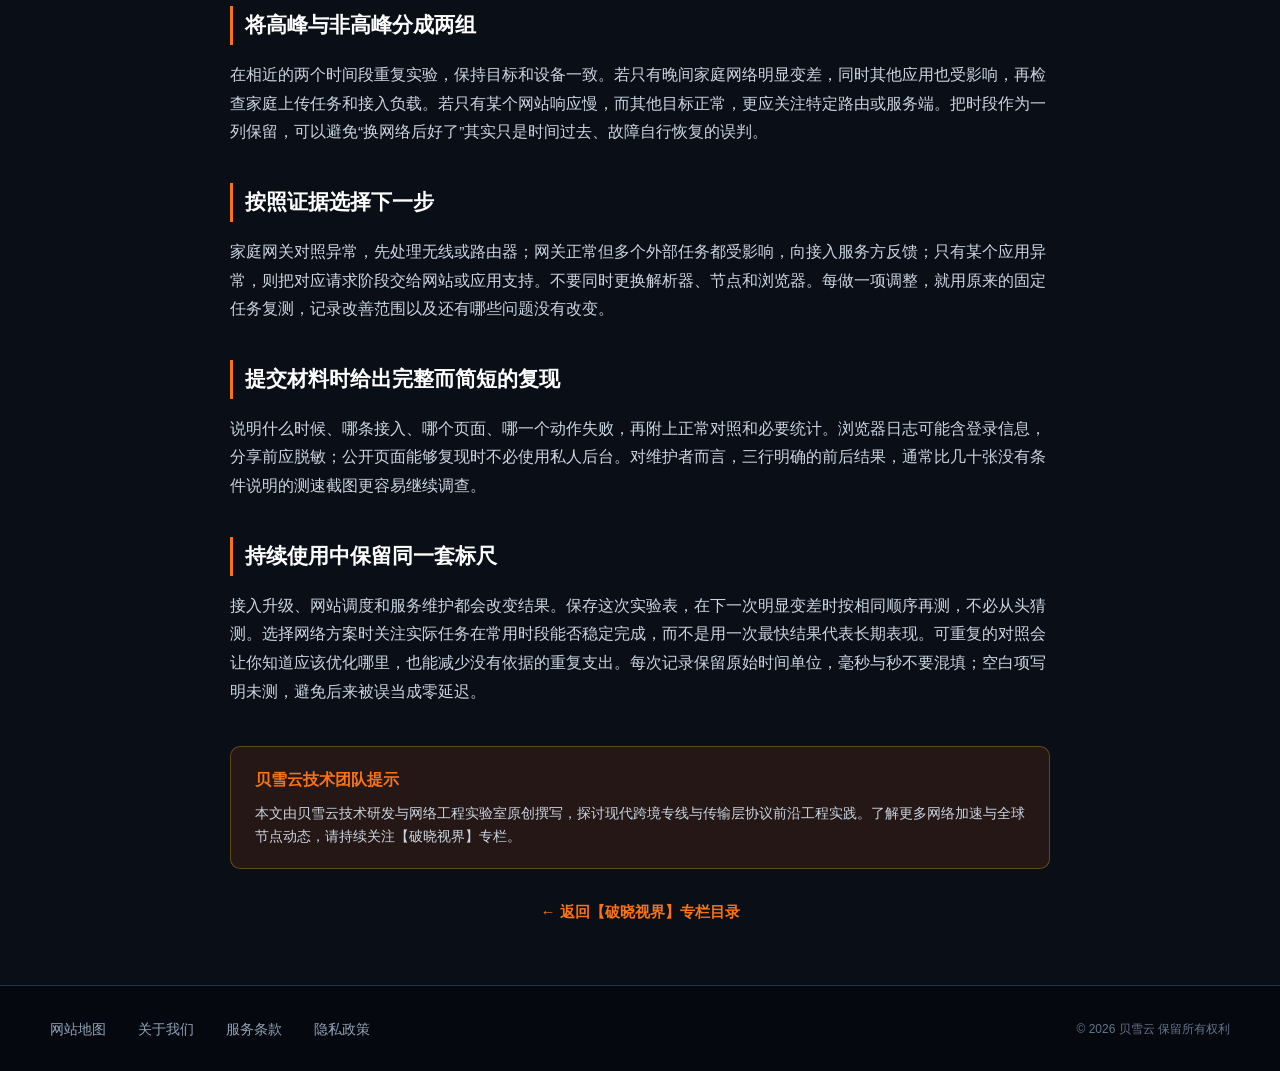
<file: asn-peering-bottlenecks-public-internet-dilemma.html>
<!DOCTYPE html>

<html lang="zh-CN">
<head>
<meta charset="utf-8"/>
<meta content="width=device-width, initial-scale=1.0" name="viewport"/>
<title>同一网站不同宽带速度差很多：一份跨运营商访问对照实验</title>
<meta content="使用同设备同目标对照、解析记录、浏览器Timing和路由信息区分跨运营商访问差异，说明如何记录与反馈真实故障。" name="description"/>
<link href="style.css" rel="stylesheet"/>
</head>
<body>
<header class="horizon-header">
<div class="horizon-header-inner">
<a aria-label="贝雪云首页" class="logo-link" href="index.html">
<svg fill="none" height="42" viewbox="0 0 130 42" width="130" xmlns="http://www.w3.org/2000/svg">
<defs>
<lineargradient id="nautilusSunHub" x1="0%" x2="100%" y1="0%" y2="100%">
<stop offset="0%" stop-color="#fbbf24"></stop>
<stop offset="50%" stop-color="#f97316"></stop>
<stop offset="100%" stop-color="#ea580c"></stop>
</lineargradient>
<lineargradient id="warmTextGradHub" x1="0%" x2="100%" y1="0%" y2="0%">
<stop offset="0%" stop-color="#ffffff"></stop>
<stop offset="100%" stop-color="#fef08a"></stop>
</lineargradient>
</defs>
<path d="M4 22C4 11 13 4 24 4C35 4 44 11 44 22C44 31 37 38 28 38C19 38 14 31 14 24C14 18 19 14 24 14C29 14 32 17 32 21C32 24 30 26 27 26C24 26 22 24 22 22" stroke="url(#nautilusSunHub)" stroke-linecap="round" stroke-width="2.4"></path>
<path d="M24 1V4M41 8L39 10M45 22H42M39 34L37 32" stroke="#fbbf24" stroke-linecap="round" stroke-width="1.8"></path>
<text fill="url(#warmTextGradHub)" font-family="-apple-system, BlinkMacSystemFont, 'Segoe UI', Roboto, sans-serif" font-size="22" font-weight="900" letter-spacing="1" x="52" y="29">贝雪云</text>
</svg>
</a>
<ul class="cfd-nav-menu">
<li><a href="index.html#features">全域加速</a></li>
<li><a href="index.html#media-ai">生态兼容</a></li>
<li><a href="index.html#pricing">方案价格</a></li>
<li><a href="index.html#faq">常见问题</a></li>
<li><a class="active" href="journal.html">破晓视界</a></li>
</ul>
<div class="cfd-nav-cta">
<a class="btn-dawn-primary" href="https://ww012.twilightaff.com/#/?code=A56DH1Af" rel="nofollow" target="_blank">进入控制台</a>
</div>
</div>
</header>
<main class="cfd-main">
<div class="subpage-plate">
<nav aria-label="面包屑导航" class="breadcrumbs-nav">
<a href="index.html">首页</a>
<span class="breadcrumbs-sep">/</span>
<a href="journal.html">破晓视界</a>
<span class="breadcrumbs-sep">/</span>
<span>正文</span>
</nav>
<header class="article-header">
<div class="insight-meta-row">
<span class="journal-badge">宽带常识</span>
<span class="insight-date">2026-11-15</span>
</div>
<h1 class="article-headline">同一网站不同宽带速度差很多：一份跨运营商访问对照实验</h1>
<div class="article-meta-bar">
<span>作者：贝雪云使用手记</span>
<span>·</span>
<span>专栏：贝雪云 · 破晓视界</span>
<span>·</span>
<span>阅读时间：约 5 分钟</span>
</div>
</header>
<article class="article-body"><div data-swc-article-body="2026-11-16"><h2>把抱怨变成一个可比较的实验</h2><p>办公室网络能很快打开的页面，家里却总是等待，原因可能包括无线环境、解析调度、运营商互联和网站自身状态。直接比较两张测速截图，通常无法把这些因素分开。更有效的方法是在同一台设备上，对同一个具体页面做两条接入网络的对照，再逐层判断等待发生在哪里，而不是从一开始就认定某家运营商不好。</p><h2>准备记录表与固定的目标</h2><p>先选择一个经常出现问题、内容相对稳定的公开页面，写下浏览器版本、日期与测试动作，例如从输入地址到主要文字显示。表格列为接入网络、查询地址、连接等待、服务器等待、内容下载和是否完成。办公室与家庭条件不方便同时比较时，可在家用移动热点作为第二条接入，但必须确认手机已经关闭原来的无线连接。</p><h2>第一轮只比较用户能看到的结果</h2><p>关闭无关下载，在主网络打开页面三次，分别记录首次和重复访问。切换到备用接入后做同样动作，并确认浏览器没有自动恢复到另一张网卡。重复访问可能使用缓存，因此不能把第一次家庭访问和第三次热点访问直接比较。先看相同类别的结果是否稳定不同，偶尔一次异常应保留为异常，不急着推导原因。</p><h2>第二轮检查解析是否把你送到不同入口</h2><p>Windows可以在终端运行<code>nslookup 目标域名</code>，记录返回地址和查询服务器。不同接入可能得到不同地址，也可能使用同一地址却走不同路径。地址不同不一定是错误，CDN调度本来就可能根据网络环境分配入口。此时把两轮结果标注清楚，不随意把网上找到的地址写入本机hosts强行固定，以免绕开正常调度和后续更新。</p><h2>第三轮用浏览器拆开等待时间</h2><p>按F12进入开发者工具，选择Network，刷新页面，再点选主要文档请求查看Timing。操作顺序是一，确认请求对应目标页面；二，记录连接相关阶段；三，记录等待响应和内容下载阶段。若传输结束后页面仍卡，问题可能转向脚本执行或本机处理。只看总耗时，很容易把网站慢查询和网络路径混为一谈。</p><h2>理解ASN互联能解释什么</h2><p>互联网的不同管理网络通过路由交换信息，实际路径受互联关系和策略影响，所以相邻地理位置也可能有不同访问体验。ASN是理解网络归属的线索，并不是速度评分。比较<a href="https://dajichang.mom/">跨运营商访问的机场线路</a>时，应先利用上述记录明确需求，再核对线路说明与自己的接入兼容情况。结合具体任务、时段与路径更有意义；仅看到某个网络编号或名称，不能判断它一定拥堵，也不能证明某条商业线路更优秀。</p><h2>路由跟踪用于补充，而非取代业务测试</h2><p>可以运行<code>tracert 目标域名</code>保存部分路径信息，与前面的页面结果一起看。中间设备可能不响应或限制诊断包，出现星号不等于所有业务流量被丢弃。若终点和网页正常，中间某行的异常不宜被单独当作故障证据。去程跟踪也不完整反映回程，因此对结果的解释应保持有限，不替运营商绘制未经证实的完整拓扑。</p><h2>将高峰与非高峰分成两组</h2><p>在相近的两个时间段重复实验，保持目标和设备一致。若只有晚间家庭网络明显变差，同时其他应用也受影响，再检查家庭上传任务和接入负载。若只有某个网站响应慢，而其他目标正常，更应关注特定路由或服务端。把时段作为一列保留，可以避免“换网络后好了”其实只是时间过去、故障自行恢复的误判。</p><h2>按照证据选择下一步</h2><p>家庭网关对照异常，先处理无线或路由器；网关正常但多个外部任务都受影响，向接入服务方反馈；只有某个应用异常，则把对应请求阶段交给网站或应用支持。不要同时更换解析器、节点和浏览器。每做一项调整，就用原来的固定任务复测，记录改善范围以及还有哪些问题没有改变。</p><h2>提交材料时给出完整而简短的复现</h2><p>说明什么时候、哪条接入、哪个页面、哪一个动作失败，再附上正常对照和必要统计。浏览器日志可能含登录信息，分享前应脱敏；公开页面能够复现时不必使用私人后台。对维护者而言，三行明确的前后结果，通常比几十张没有条件说明的测速截图更容易继续调查。</p><h2>持续使用中保留同一套标尺</h2><p>接入升级、网站调度和服务维护都会改变结果。保存这次实验表，在下一次明显变差时按相同顺序再测，不必从头猜测。选择网络方案时关注实际任务在常用时段能否稳定完成，而不是用一次最快结果代表长期表现。可重复的对照会让你知道应该优化哪里，也能减少没有依据的重复支出。每次记录保留原始时间单位，毫秒与秒不要混填；空白项写明未测，避免后来被误当成零延迟。</p></div></article>
<div class="article-callout" style="margin-top: 40px;">
<h4>贝雪云技术团队提示</h4>
<p>本文由贝雪云技术研发与网络工程实验室原创撰写，探讨现代跨境专线与传输层协议前沿工程实践。了解更多网络加速与全球节点动态，请持续关注【破晓视界】专栏。</p>
</div>
<div style="margin-top: 30px; text-align: center;">
<a class="journal-read-more" href="journal.html" style="font-size: 15px;">← 返回【破晓视界】专栏目录</a>
</div>
</div>
</main>
<footer class="dawn-footer-modular">
<div class="footer-cfd-inner">
<ul class="cfd-four-links">
<li><a href="sitemap.html">网站地图</a></li>
<li><a href="about.html">关于我们</a></li>
<li><a href="terms.html">服务条款</a></li>
<li><a href="privacy.html">隐私政策</a></li>
</ul>
<div class="cfd-copy-note">
        © 2026 贝雪云 保留所有权利
      </div>
</div>
</footer>
</body>
</html>
</file>
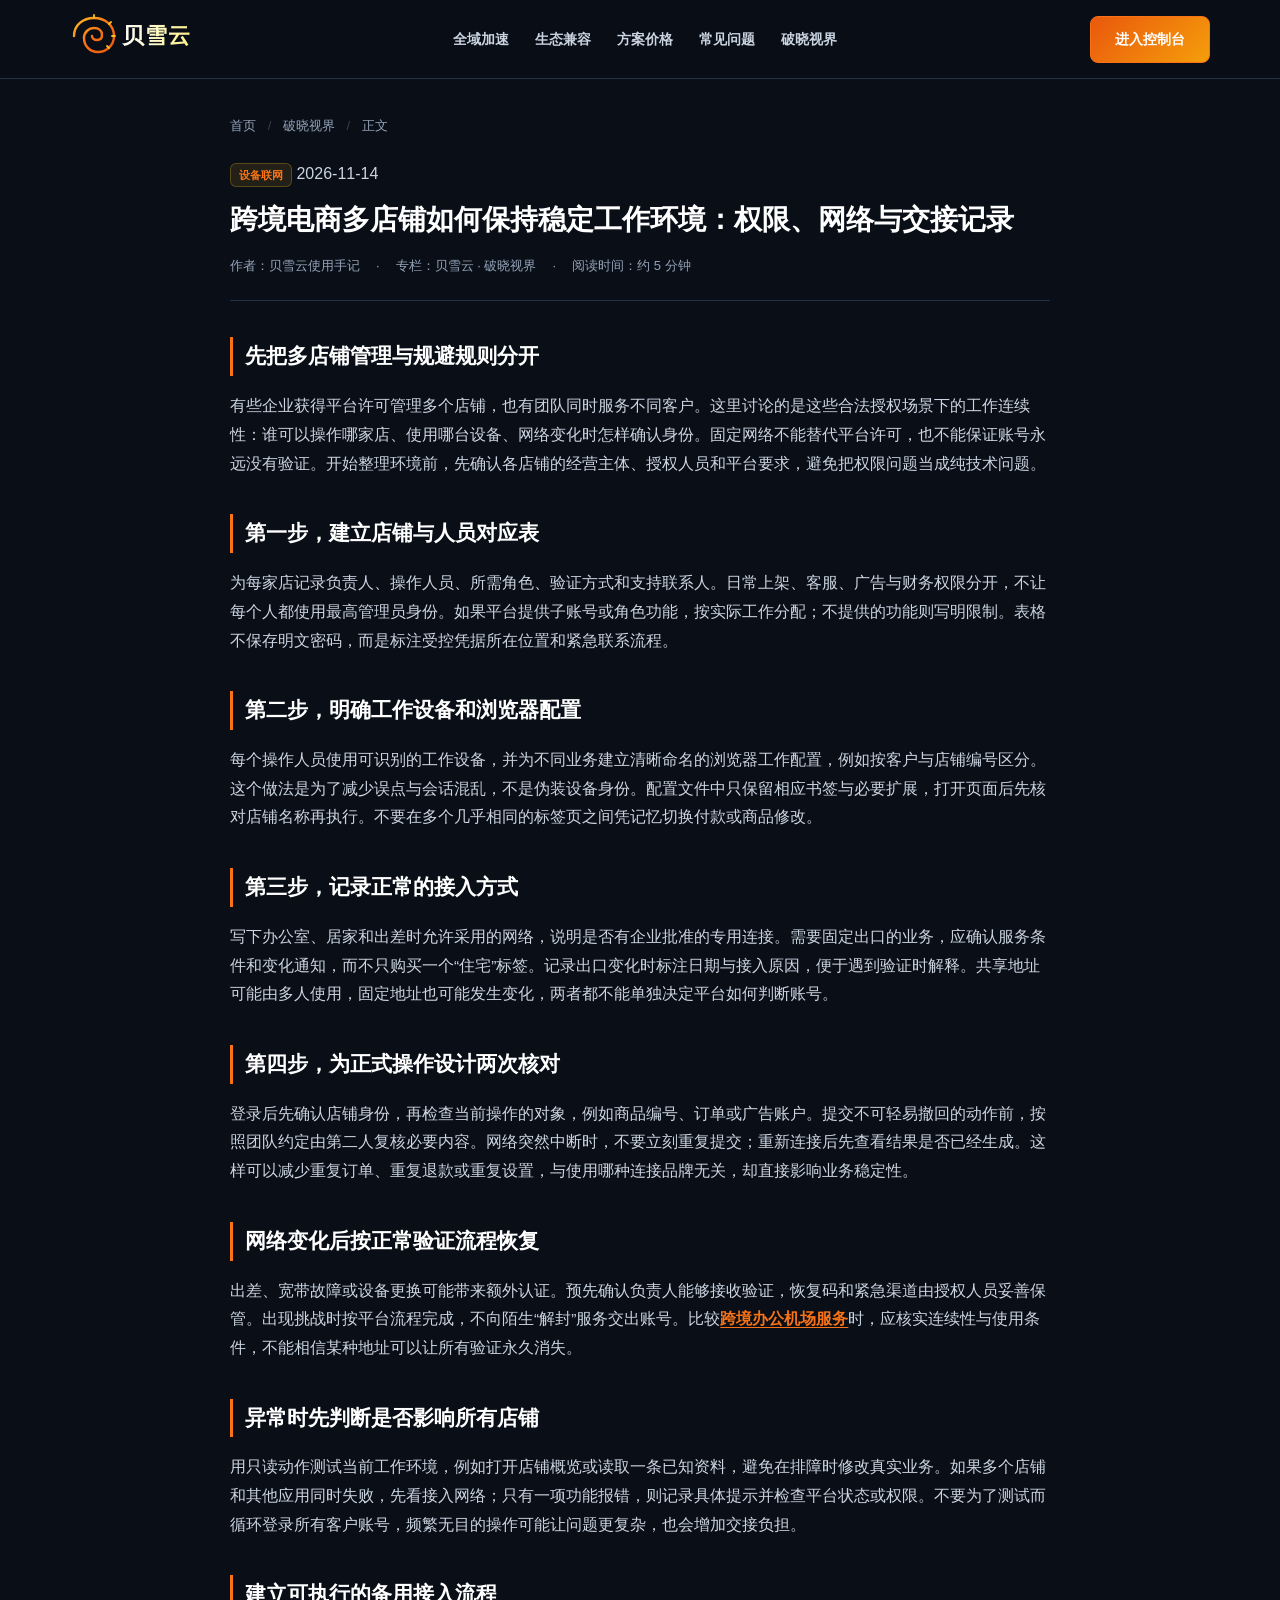
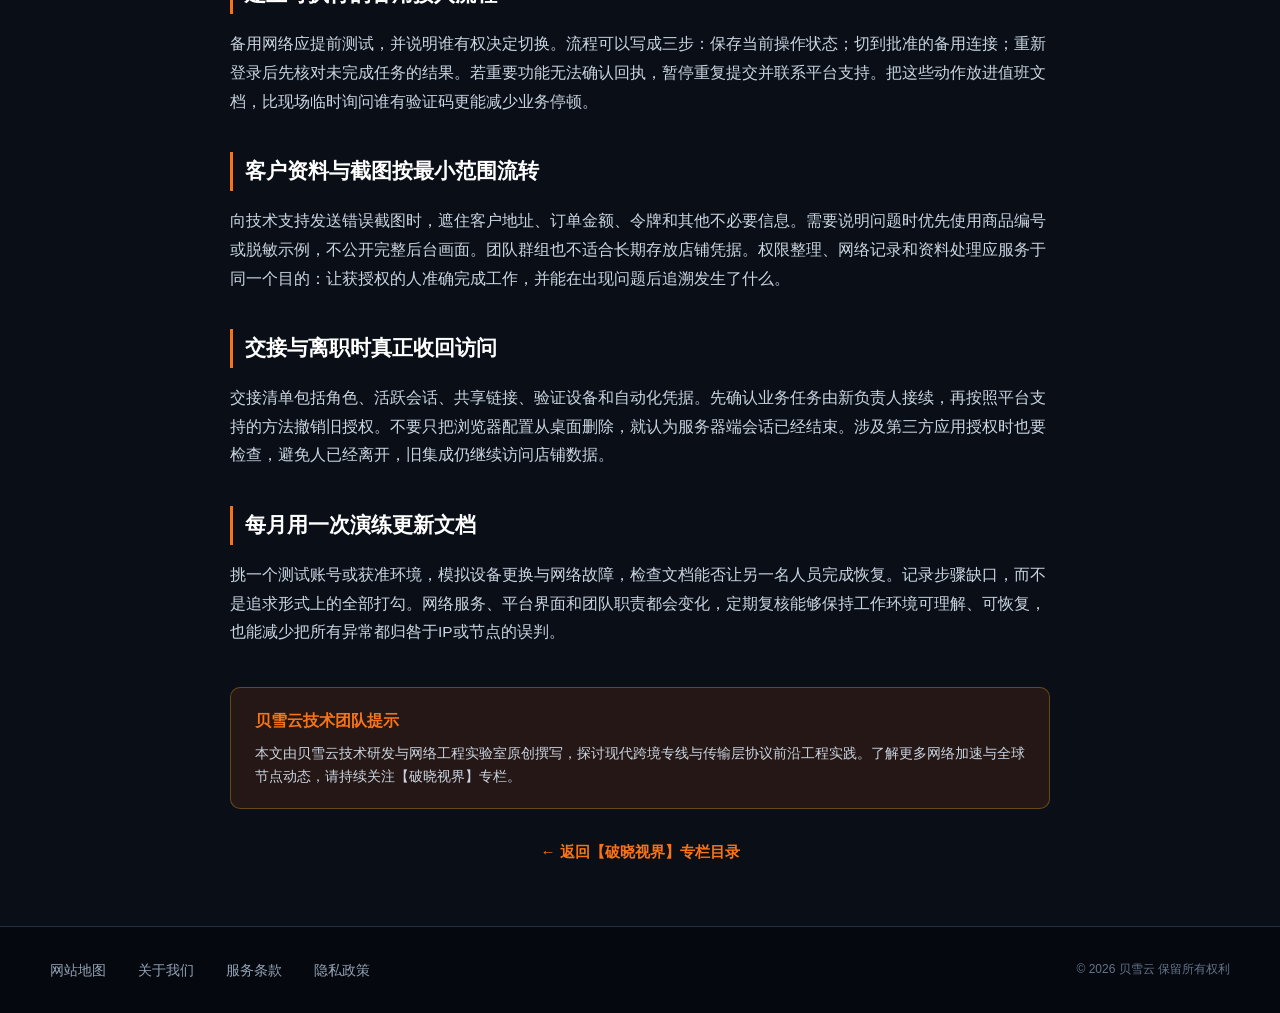
<file: cross-border-ecommerce-multi-account-stability.html>
<!DOCTYPE html>

<html lang="zh-CN">
<head>
<meta charset="utf-8"/>
<meta content="width=device-width, initial-scale=1.0" name="viewport"/>
<title>跨境电商多店铺如何保持稳定工作环境：权限、网络与交接记录</title>
<meta content="为获平台允许的多店铺团队设计账号权限、固定工作设备、出口变化记录和异常登录处理，减少重复验证与操作失误，不提供绕过平台规则的方法。" name="description"/>
<link href="style.css" rel="stylesheet"/>
</head>
<body>
<header class="horizon-header">
<div class="horizon-header-inner">
<a aria-label="贝雪云首页" class="logo-link" href="index.html">
<svg fill="none" height="42" viewbox="0 0 130 42" width="130" xmlns="http://www.w3.org/2000/svg">
<defs>
<lineargradient id="nautilusSunHub" x1="0%" x2="100%" y1="0%" y2="100%">
<stop offset="0%" stop-color="#fbbf24"></stop>
<stop offset="50%" stop-color="#f97316"></stop>
<stop offset="100%" stop-color="#ea580c"></stop>
</lineargradient>
<lineargradient id="warmTextGradHub" x1="0%" x2="100%" y1="0%" y2="0%">
<stop offset="0%" stop-color="#ffffff"></stop>
<stop offset="100%" stop-color="#fef08a"></stop>
</lineargradient>
</defs>
<path d="M4 22C4 11 13 4 24 4C35 4 44 11 44 22C44 31 37 38 28 38C19 38 14 31 14 24C14 18 19 14 24 14C29 14 32 17 32 21C32 24 30 26 27 26C24 26 22 24 22 22" stroke="url(#nautilusSunHub)" stroke-linecap="round" stroke-width="2.4"></path>
<path d="M24 1V4M41 8L39 10M45 22H42M39 34L37 32" stroke="#fbbf24" stroke-linecap="round" stroke-width="1.8"></path>
<text fill="url(#warmTextGradHub)" font-family="-apple-system, BlinkMacSystemFont, 'Segoe UI', Roboto, sans-serif" font-size="22" font-weight="900" letter-spacing="1" x="52" y="29">贝雪云</text>
</svg>
</a>
<ul class="cfd-nav-menu">
<li><a href="index.html#features">全域加速</a></li>
<li><a href="index.html#media-ai">生态兼容</a></li>
<li><a href="index.html#pricing">方案价格</a></li>
<li><a href="index.html#faq">常见问题</a></li>
<li><a class="active" href="journal.html">破晓视界</a></li>
</ul>
<div class="cfd-nav-cta">
<a class="btn-dawn-primary" href="https://ww012.twilightaff.com/#/?code=A56DH1Af" rel="nofollow" target="_blank">进入控制台</a>
</div>
</div>
</header>
<main class="cfd-main">
<div class="subpage-plate">
<nav aria-label="面包屑导航" class="breadcrumbs-nav">
<a href="index.html">首页</a>
<span class="breadcrumbs-sep">/</span>
<a href="journal.html">破晓视界</a>
<span class="breadcrumbs-sep">/</span>
<span>正文</span>
</nav>
<header class="article-header">
<div class="insight-meta-row">
<span class="journal-badge">设备联网</span>
<span class="insight-date">2026-11-14</span>
</div>
<h1 class="article-headline">跨境电商多店铺如何保持稳定工作环境：权限、网络与交接记录</h1>
<div class="article-meta-bar">
<span>作者：贝雪云使用手记</span>
<span>·</span>
<span>专栏：贝雪云 · 破晓视界</span>
<span>·</span>
<span>阅读时间：约 5 分钟</span>
</div>
</header>
<article class="article-body"><div data-swc-article-body="2026-11-16"><h2>先把多店铺管理与规避规则分开</h2><p>有些企业获得平台许可管理多个店铺，也有团队同时服务不同客户。这里讨论的是这些合法授权场景下的工作连续性：谁可以操作哪家店、使用哪台设备、网络变化时怎样确认身份。固定网络不能替代平台许可，也不能保证账号永远没有验证。开始整理环境前，先确认各店铺的经营主体、授权人员和平台要求，避免把权限问题当成纯技术问题。</p><h2>第一步，建立店铺与人员对应表</h2><p>为每家店记录负责人、操作人员、所需角色、验证方式和支持联系人。日常上架、客服、广告与财务权限分开，不让每个人都使用最高管理员身份。如果平台提供子账号或角色功能，按实际工作分配；不提供的功能则写明限制。表格不保存明文密码，而是标注受控凭据所在位置和紧急联系流程。</p><h2>第二步，明确工作设备和浏览器配置</h2><p>每个操作人员使用可识别的工作设备，并为不同业务建立清晰命名的浏览器工作配置，例如按客户与店铺编号区分。这个做法是为了减少误点与会话混乱，不是伪装设备身份。配置文件中只保留相应书签与必要扩展，打开页面后先核对店铺名称再执行。不要在多个几乎相同的标签页之间凭记忆切换付款或商品修改。</p><h2>第三步，记录正常的接入方式</h2><p>写下办公室、居家和出差时允许采用的网络，说明是否有企业批准的专用连接。需要固定出口的业务，应确认服务条件和变化通知，而不只购买一个“住宅”标签。记录出口变化时标注日期与接入原因，便于遇到验证时解释。共享地址可能由多人使用，固定地址也可能发生变化，两者都不能单独决定平台如何判断账号。</p><h2>第四步，为正式操作设计两次核对</h2><p>登录后先确认店铺身份，再检查当前操作的对象，例如商品编号、订单或广告账户。提交不可轻易撤回的动作前，按照团队约定由第二人复核必要内容。网络突然中断时，不要立刻重复提交；重新连接后先查看结果是否已经生成。这样可以减少重复订单、重复退款或重复设置，与使用哪种连接品牌无关，却直接影响业务稳定性。</p><h2>网络变化后按正常验证流程恢复</h2><p>出差、宽带故障或设备更换可能带来额外认证。预先确认负责人能够接收验证，恢复码和紧急渠道由授权人员妥善保管。出现挑战时按平台流程完成，不向陌生“解封”服务交出账号。比较<a href="https://dajichang.mom/">跨境办公机场服务</a>时，应核实连续性与使用条件，不能相信某种地址可以让所有验证永久消失。</p><h2>异常时先判断是否影响所有店铺</h2><p>用只读动作测试当前工作环境，例如打开店铺概览或读取一条已知资料，避免在排障时修改真实业务。如果多个店铺和其他应用同时失败，先看接入网络；只有一项功能报错，则记录具体提示并检查平台状态或权限。不要为了测试而循环登录所有客户账号，频繁无目的操作可能让问题更复杂，也会增加交接负担。</p><h2>建立可执行的备用接入流程</h2><p>备用网络应提前测试，并说明谁有权决定切换。流程可以写成三步：保存当前操作状态；切到批准的备用连接；重新登录后先核对未完成任务的结果。若重要功能无法确认回执，暂停重复提交并联系平台支持。把这些动作放进值班文档，比现场临时询问谁有验证码更能减少业务停顿。</p><h2>客户资料与截图按最小范围流转</h2><p>向技术支持发送错误截图时，遮住客户地址、订单金额、令牌和其他不必要信息。需要说明问题时优先使用商品编号或脱敏示例，不公开完整后台画面。团队群组也不适合长期存放店铺凭据。权限整理、网络记录和资料处理应服务于同一个目的：让获授权的人准确完成工作，并能在出现问题后追溯发生了什么。</p><h2>交接与离职时真正收回访问</h2><p>交接清单包括角色、活跃会话、共享链接、验证设备和自动化凭据。先确认业务任务由新负责人接续，再按照平台支持的方法撤销旧授权。不要只把浏览器配置从桌面删除，就认为服务器端会话已经结束。涉及第三方应用授权时也要检查，避免人已经离开，旧集成仍继续访问店铺数据。</p><h2>每月用一次演练更新文档</h2><p>挑一个测试账号或获准环境，模拟设备更换与网络故障，检查文档能否让另一名人员完成恢复。记录步骤缺口，而不是追求形式上的全部打勾。网络服务、平台界面和团队职责都会变化，定期复核能够保持工作环境可理解、可恢复，也能减少把所有异常都归咎于IP或节点的误判。</p></div></article>
<div class="article-callout" style="margin-top: 40px;">
<h4>贝雪云技术团队提示</h4>
<p>本文由贝雪云技术研发与网络工程实验室原创撰写，探讨现代跨境专线与传输层协议前沿工程实践。了解更多网络加速与全球节点动态，请持续关注【破晓视界】专栏。</p>
</div>
<div style="margin-top: 30px; text-align: center;">
<a class="journal-read-more" href="journal.html" style="font-size: 15px;">← 返回【破晓视界】专栏目录</a>
</div>
</div>
</main>
<footer class="dawn-footer-modular">
<div class="footer-cfd-inner">
<ul class="cfd-four-links">
<li><a href="sitemap.html">网站地图</a></li>
<li><a href="about.html">关于我们</a></li>
<li><a href="terms.html">服务条款</a></li>
<li><a href="privacy.html">隐私政策</a></li>
</ul>
<div class="cfd-copy-note">
        © 2026 贝雪云 保留所有权利
      </div>
</div>
</footer>
</body>
</html>
</file>
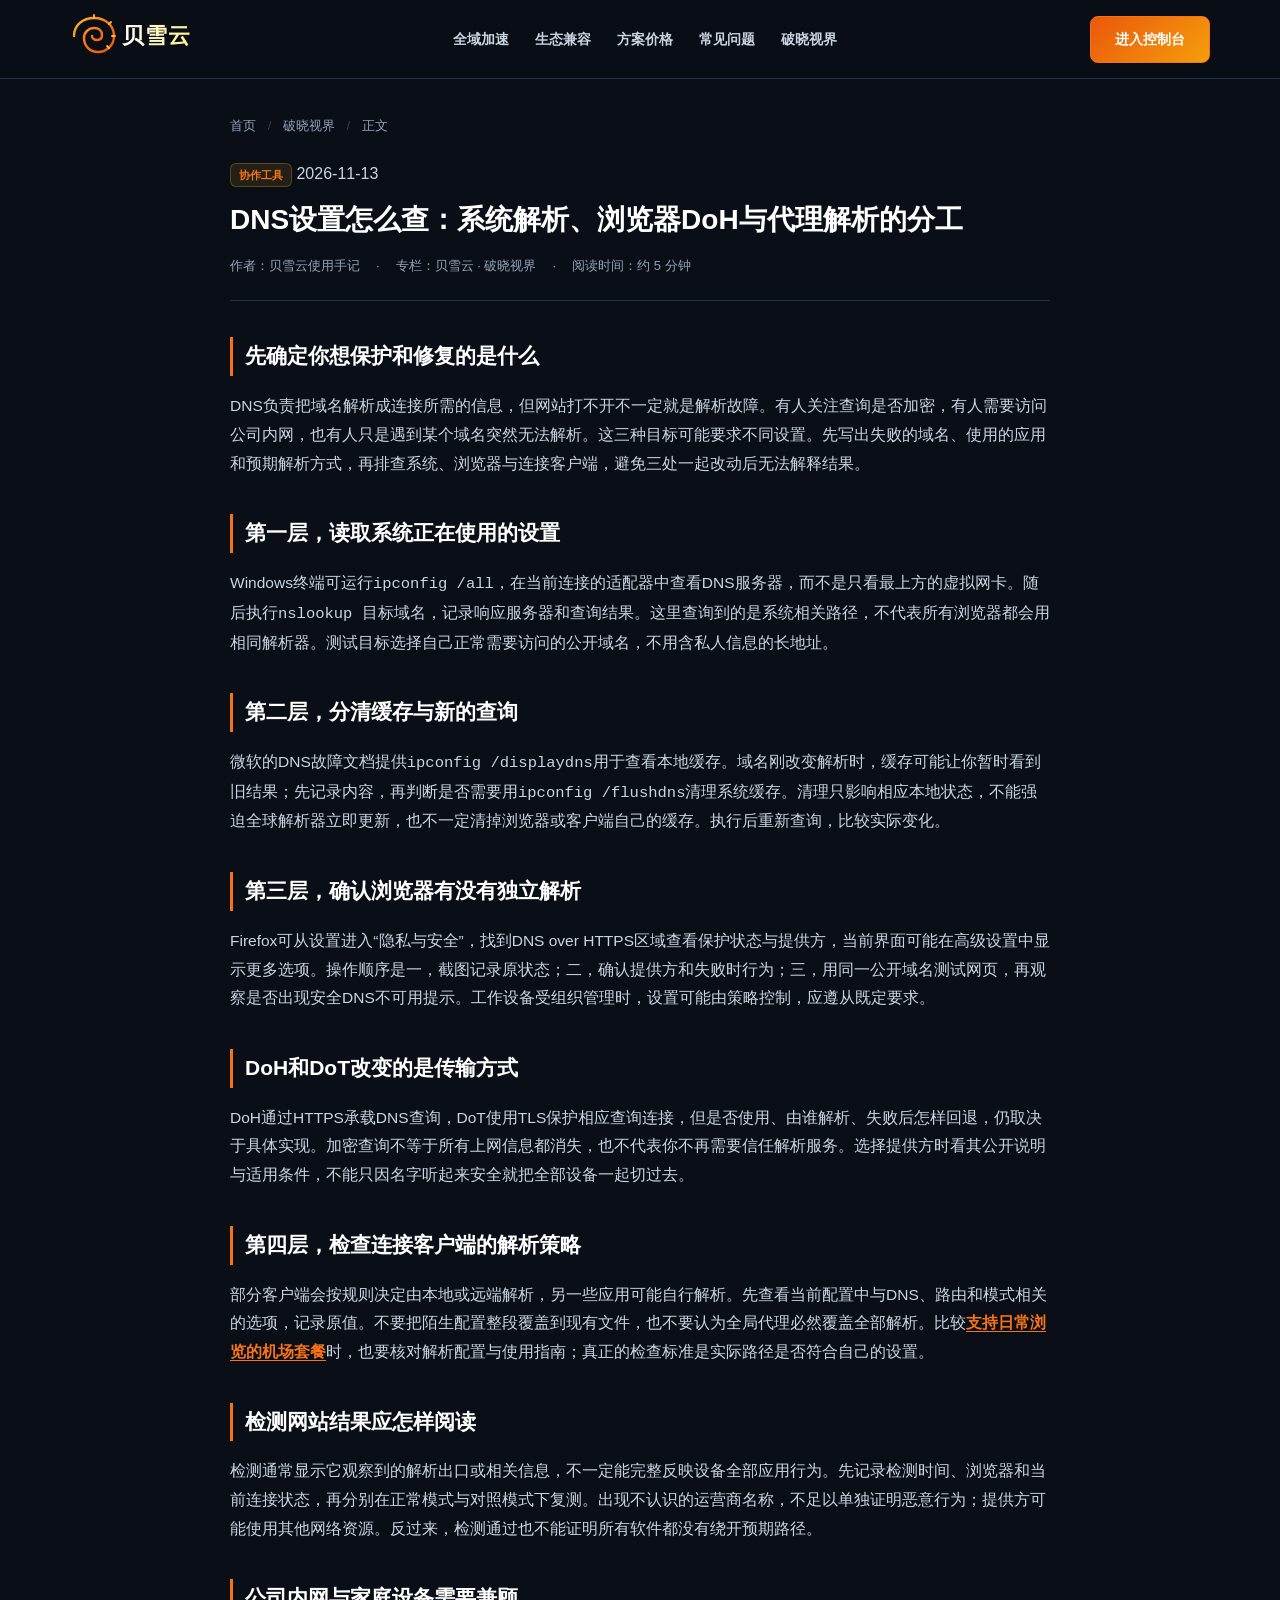
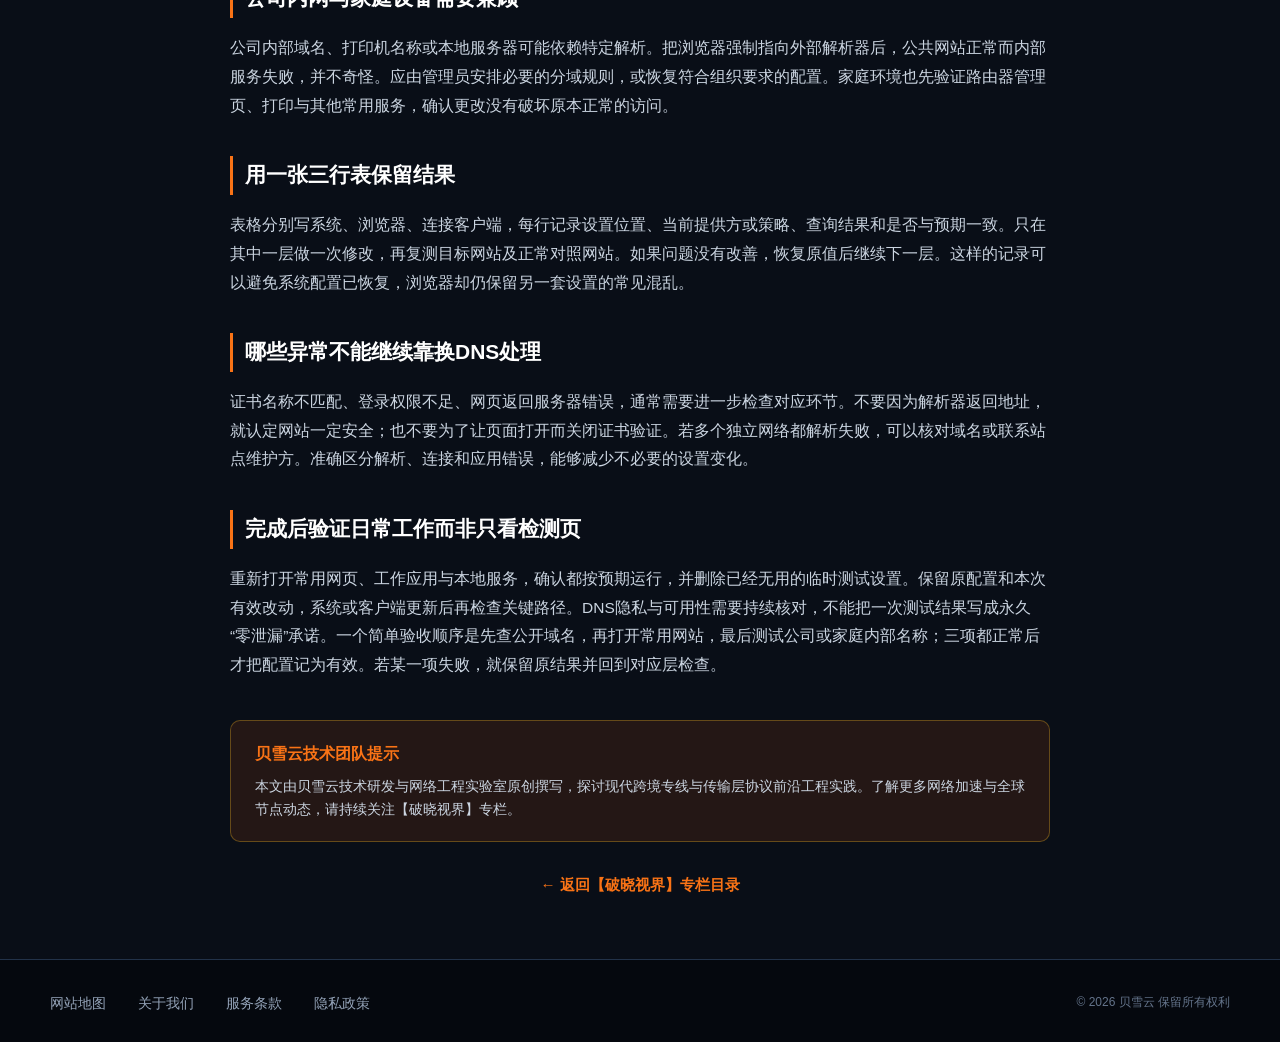
<file: dns-leak-prevention-doh-dot-implementation.html>
<!DOCTYPE html>

<html lang="zh-CN">
<head>
<meta charset="utf-8"/>
<meta content="width=device-width, initial-scale=1.0" name="viewport"/>
<title>DNS设置怎么查：系统解析、浏览器DoH与代理解析的分工</title>
<meta content="按系统配置、浏览器加密DNS与客户端解析路径逐层检查，提供Windows查询命令和Firefox设置位置，解释检测结果的适用范围。" name="description"/>
<link href="style.css" rel="stylesheet"/>
</head>
<body>
<header class="horizon-header">
<div class="horizon-header-inner">
<a aria-label="贝雪云首页" class="logo-link" href="index.html">
<svg fill="none" height="42" viewbox="0 0 130 42" width="130" xmlns="http://www.w3.org/2000/svg">
<defs>
<lineargradient id="nautilusSunHub" x1="0%" x2="100%" y1="0%" y2="100%">
<stop offset="0%" stop-color="#fbbf24"></stop>
<stop offset="50%" stop-color="#f97316"></stop>
<stop offset="100%" stop-color="#ea580c"></stop>
</lineargradient>
<lineargradient id="warmTextGradHub" x1="0%" x2="100%" y1="0%" y2="0%">
<stop offset="0%" stop-color="#ffffff"></stop>
<stop offset="100%" stop-color="#fef08a"></stop>
</lineargradient>
</defs>
<path d="M4 22C4 11 13 4 24 4C35 4 44 11 44 22C44 31 37 38 28 38C19 38 14 31 14 24C14 18 19 14 24 14C29 14 32 17 32 21C32 24 30 26 27 26C24 26 22 24 22 22" stroke="url(#nautilusSunHub)" stroke-linecap="round" stroke-width="2.4"></path>
<path d="M24 1V4M41 8L39 10M45 22H42M39 34L37 32" stroke="#fbbf24" stroke-linecap="round" stroke-width="1.8"></path>
<text fill="url(#warmTextGradHub)" font-family="-apple-system, BlinkMacSystemFont, 'Segoe UI', Roboto, sans-serif" font-size="22" font-weight="900" letter-spacing="1" x="52" y="29">贝雪云</text>
</svg>
</a>
<ul class="cfd-nav-menu">
<li><a href="index.html#features">全域加速</a></li>
<li><a href="index.html#media-ai">生态兼容</a></li>
<li><a href="index.html#pricing">方案价格</a></li>
<li><a href="index.html#faq">常见问题</a></li>
<li><a class="active" href="journal.html">破晓视界</a></li>
</ul>
<div class="cfd-nav-cta">
<a class="btn-dawn-primary" href="https://ww012.twilightaff.com/#/?code=A56DH1Af" rel="nofollow" target="_blank">进入控制台</a>
</div>
</div>
</header>
<main class="cfd-main">
<div class="subpage-plate">
<nav aria-label="面包屑导航" class="breadcrumbs-nav">
<a href="index.html">首页</a>
<span class="breadcrumbs-sep">/</span>
<a href="journal.html">破晓视界</a>
<span class="breadcrumbs-sep">/</span>
<span>正文</span>
</nav>
<header class="article-header">
<div class="insight-meta-row">
<span class="journal-badge">协作工具</span>
<span class="insight-date">2026-11-13</span>
</div>
<h1 class="article-headline">DNS设置怎么查：系统解析、浏览器DoH与代理解析的分工</h1>
<div class="article-meta-bar">
<span>作者：贝雪云使用手记</span>
<span>·</span>
<span>专栏：贝雪云 · 破晓视界</span>
<span>·</span>
<span>阅读时间：约 5 分钟</span>
</div>
</header>
<article class="article-body"><div data-swc-article-body="2026-11-16"><h2>先确定你想保护和修复的是什么</h2><p>DNS负责把域名解析成连接所需的信息，但网站打不开不一定就是解析故障。有人关注查询是否加密，有人需要访问公司内网，也有人只是遇到某个域名突然无法解析。这三种目标可能要求不同设置。先写出失败的域名、使用的应用和预期解析方式，再排查系统、浏览器与连接客户端，避免三处一起改动后无法解释结果。</p><h2>第一层，读取系统正在使用的设置</h2><p>Windows终端可运行<code>ipconfig /all</code>，在当前连接的适配器中查看DNS服务器，而不是只看最上方的虚拟网卡。随后执行<code>nslookup 目标域名</code>，记录响应服务器和查询结果。这里查询到的是系统相关路径，不代表所有浏览器都会用相同解析器。测试目标选择自己正常需要访问的公开域名，不用含私人信息的长地址。</p><h2>第二层，分清缓存与新的查询</h2><p>微软的DNS故障文档提供<code>ipconfig /displaydns</code>用于查看本地缓存。域名刚改变解析时，缓存可能让你暂时看到旧结果；先记录内容，再判断是否需要用<code>ipconfig /flushdns</code>清理系统缓存。清理只影响相应本地状态，不能强迫全球解析器立即更新，也不一定清掉浏览器或客户端自己的缓存。执行后重新查询，比较实际变化。</p><h2>第三层，确认浏览器有没有独立解析</h2><p>Firefox可从设置进入“隐私与安全”，找到DNS over HTTPS区域查看保护状态与提供方，当前界面可能在高级设置中显示更多选项。操作顺序是一，截图记录原状态；二，确认提供方和失败时行为；三，用同一公开域名测试网页，再观察是否出现安全DNS不可用提示。工作设备受组织管理时，设置可能由策略控制，应遵从既定要求。</p><h2>DoH和DoT改变的是传输方式</h2><p>DoH通过HTTPS承载DNS查询，DoT使用TLS保护相应查询连接，但是否使用、由谁解析、失败后怎样回退，仍取决于具体实现。加密查询不等于所有上网信息都消失，也不代表你不再需要信任解析服务。选择提供方时看其公开说明与适用条件，不能只因名字听起来安全就把全部设备一起切过去。</p><h2>第四层，检查连接客户端的解析策略</h2><p>部分客户端会按规则决定由本地或远端解析，另一些应用可能自行解析。先查看当前配置中与DNS、路由和模式相关的选项，记录原值。不要把陌生配置整段覆盖到现有文件，也不要认为全局代理必然覆盖全部解析。比较<a href="https://dajichang.mom/">支持日常浏览的机场套餐</a>时，也要核对解析配置与使用指南；真正的检查标准是实际路径是否符合自己的设置。</p><h2>检测网站结果应怎样阅读</h2><p>检测通常显示它观察到的解析出口或相关信息，不一定能完整反映设备全部应用行为。先记录检测时间、浏览器和当前连接状态，再分别在正常模式与对照模式下复测。出现不认识的运营商名称，不足以单独证明恶意行为；提供方可能使用其他网络资源。反过来，检测通过也不能证明所有软件都没有绕开预期路径。</p><h2>公司内网与家庭设备需要兼顾</h2><p>公司内部域名、打印机名称或本地服务器可能依赖特定解析。把浏览器强制指向外部解析器后，公共网站正常而内部服务失败，并不奇怪。应由管理员安排必要的分域规则，或恢复符合组织要求的配置。家庭环境也先验证路由器管理页、打印与其他常用服务，确认更改没有破坏原本正常的访问。</p><h2>用一张三行表保留结果</h2><p>表格分别写系统、浏览器、连接客户端，每行记录设置位置、当前提供方或策略、查询结果和是否与预期一致。只在其中一层做一次修改，再复测目标网站及正常对照网站。如果问题没有改善，恢复原值后继续下一层。这样的记录可以避免系统配置已恢复，浏览器却仍保留另一套设置的常见混乱。</p><h2>哪些异常不能继续靠换DNS处理</h2><p>证书名称不匹配、登录权限不足、网页返回服务器错误，通常需要进一步检查对应环节。不要因为解析器返回地址，就认定网站一定安全；也不要为了让页面打开而关闭证书验证。若多个独立网络都解析失败，可以核对域名或联系站点维护方。准确区分解析、连接和应用错误，能够减少不必要的设置变化。</p><h2>完成后验证日常工作而非只看检测页</h2><p>重新打开常用网页、工作应用与本地服务，确认都按预期运行，并删除已经无用的临时测试设置。保留原配置和本次有效改动，系统或客户端更新后再检查关键路径。DNS隐私与可用性需要持续核对，不能把一次测试结果写成永久“零泄漏”承诺。一个简单验收顺序是先查公开域名，再打开常用网站，最后测试公司或家庭内部名称；三项都正常后才把配置记为有效。若某一项失败，就保留原结果并回到对应层检查。</p></div></article>
<div class="article-callout" style="margin-top: 40px;">
<h4>贝雪云技术团队提示</h4>
<p>本文由贝雪云技术研发与网络工程实验室原创撰写，探讨现代跨境专线与传输层协议前沿工程实践。了解更多网络加速与全球节点动态，请持续关注【破晓视界】专栏。</p>
</div>
<div style="margin-top: 30px; text-align: center;">
<a class="journal-read-more" href="journal.html" style="font-size: 15px;">← 返回【破晓视界】专栏目录</a>
</div>
</div>
</main>
<footer class="dawn-footer-modular">
<div class="footer-cfd-inner">
<ul class="cfd-four-links">
<li><a href="sitemap.html">网站地图</a></li>
<li><a href="about.html">关于我们</a></li>
<li><a href="terms.html">服务条款</a></li>
<li><a href="privacy.html">隐私政策</a></li>
</ul>
<div class="cfd-copy-note">
        © 2026 贝雪云 保留所有权利
      </div>
</div>
</footer>
</body>
</html>
</file>
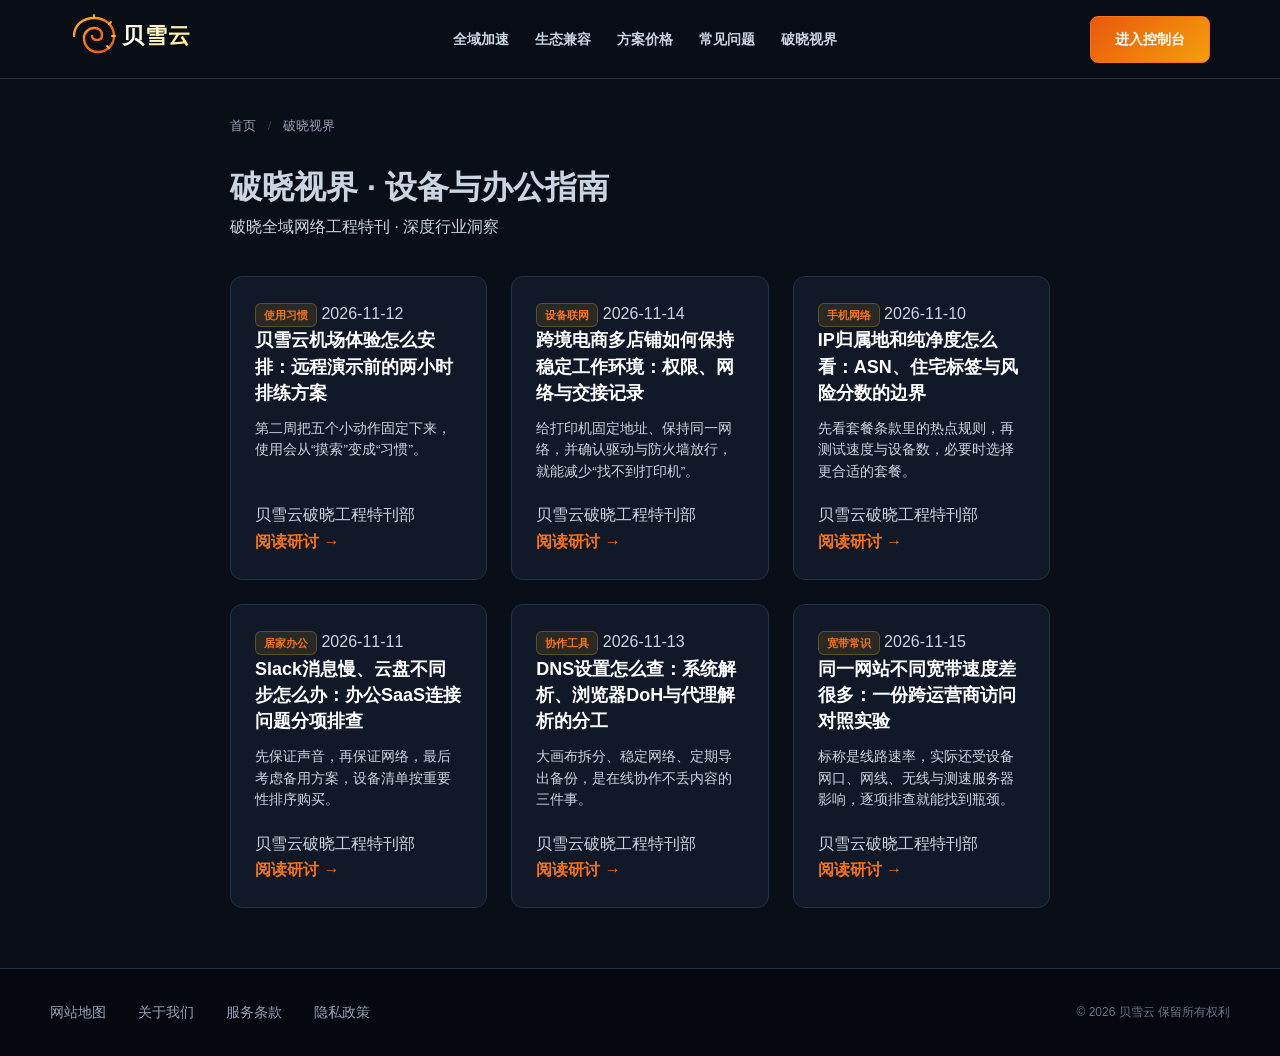
<file: journal.html>
<!DOCTYPE html>

<html lang="zh-CN">
<head>
<meta charset="utf-8"/>
<meta content="width=device-width, initial-scale=1.0" name="viewport"/>
<title>破晓视界：宽带、打印与办公设备指南 - 贝雪云</title>
<meta content="贝雪云破晓视界：宽带假速自查、无线打印、在线白板协作、第二周习惯、远程办公设备与手机热点规则。" name="description"/>
<link href="style.css" rel="stylesheet"/>
</head>
<body>
<header class="horizon-header">
<div class="horizon-header-inner">
<a aria-label="贝雪云首页" class="logo-link" href="index.html">
<svg fill="none" height="42" viewbox="0 0 130 42" width="130" xmlns="http://www.w3.org/2000/svg">
<defs>
<lineargradient id="nautilusSunHub" x1="0%" x2="100%" y1="0%" y2="100%">
<stop offset="0%" stop-color="#fbbf24"></stop>
<stop offset="50%" stop-color="#f97316"></stop>
<stop offset="100%" stop-color="#ea580c"></stop>
</lineargradient>
<lineargradient id="warmTextGradHub" x1="0%" x2="100%" y1="0%" y2="0%">
<stop offset="0%" stop-color="#ffffff"></stop>
<stop offset="100%" stop-color="#fef08a"></stop>
</lineargradient>
</defs>
<path d="M4 22C4 11 13 4 24 4C35 4 44 11 44 22C44 31 37 38 28 38C19 38 14 31 14 24C14 18 19 14 24 14C29 14 32 17 32 21C32 24 30 26 27 26C24 26 22 24 22 22" stroke="url(#nautilusSunHub)" stroke-linecap="round" stroke-width="2.4"></path>
<path d="M24 1V4M41 8L39 10M45 22H42M39 34L37 32" stroke="#fbbf24" stroke-linecap="round" stroke-width="1.8"></path>
<text fill="url(#warmTextGradHub)" font-family="-apple-system, BlinkMacSystemFont, 'Segoe UI', Roboto, sans-serif" font-size="22" font-weight="900" letter-spacing="1" x="52" y="29">贝雪云</text>
</svg>
</a>
<ul class="cfd-nav-menu">
<li><a href="index.html#features">全域加速</a></li>
<li><a href="index.html#media-ai">生态兼容</a></li>
<li><a href="index.html#pricing">方案价格</a></li>
<li><a href="index.html#faq">常见问题</a></li>
<li><a class="active" href="journal.html">破晓视界</a></li>
</ul>
<div class="cfd-nav-cta">
<a class="btn-dawn-primary" href="https://ww012.twilightaff.com/#/?code=A56DH1Af" rel="nofollow" target="_blank">进入控制台</a>
</div>
</div>
</header>
<main class="cfd-main">
<div class="subpage-plate">
<nav aria-label="面包屑导航" class="breadcrumbs-nav">
<a href="index.html">首页</a>
<span class="breadcrumbs-sep">/</span>
<span>破晓视界</span>
</nav>
<div class="subpage-header">
<h1 class="subpage-title">破晓视界 · 设备与办公指南</h1>
<div class="subpage-meta">破晓全域网络工程特刊 · 深度行业洞察</div>
</div>
<div class="journal-grid">
<article class="journal-card">
<div class="insight-card-top">
<div class="insight-meta-row">
<span class="journal-badge">使用习惯</span>
<span class="insight-date">2026-11-12</span>
</div>
<h2 class="journal-title"><a href="nautilus-dawn-transit-system-review.html">贝雪云机场体验怎么安排：远程演示前的两小时排练方案</a></h2>
<p class="journal-desc">第二周把五个小动作固定下来，使用会从“摸索”变成“习惯”。</p>
</div>
<div class="insight-footer">
<span class="insight-author">贝雪云破晓工程特刊部</span>
<a class="journal-read-more" href="nautilus-dawn-transit-system-review.html">阅读研讨 →</a>
</div>
</article>
<article class="journal-card">
<div class="insight-card-top">
<div class="insight-meta-row">
<span class="journal-badge">设备联网</span>
<span class="insight-date">2026-11-14</span>
</div>
<h2 class="journal-title"><a href="cross-border-ecommerce-multi-account-stability.html">跨境电商多店铺如何保持稳定工作环境：权限、网络与交接记录</a></h2>
<p class="journal-desc">给打印机固定地址、保持同一网络，并确认驱动与防火墙放行，就能减少“找不到打印机”。</p>
</div>
<div class="insight-footer">
<span class="insight-author">贝雪云破晓工程特刊部</span>
<a class="journal-read-more" href="cross-border-ecommerce-multi-account-stability.html">阅读研讨 →</a>
</div>
</article>
<article class="journal-card">
<div class="insight-card-top">
<div class="insight-meta-row">
<span class="journal-badge">手机网络</span>
<span class="insight-date">2026-11-10</span>
</div>
<h2 class="journal-title"><a href="residential-clean-ip-detection-mechanisms.html">IP归属地和纯净度怎么看：ASN、住宅标签与风险分数的边界</a></h2>
<p class="journal-desc">先看套餐条款里的热点规则，再测试速度与设备数，必要时选择更合适的套餐。</p>
</div>
<div class="insight-footer">
<span class="insight-author">贝雪云破晓工程特刊部</span>
<a class="journal-read-more" href="residential-clean-ip-detection-mechanisms.html">阅读研讨 →</a>
</div>
</article>
<article class="journal-card">
<div class="insight-card-top">
<div class="insight-meta-row">
<span class="journal-badge">居家办公</span>
<span class="insight-date">2026-11-11</span>
</div>
<h2 class="journal-title"><a href="remote-work-security-saas-acceleration.html">Slack消息慢、云盘不同步怎么办：办公SaaS连接问题分项排查</a></h2>
<p class="journal-desc">先保证声音，再保证网络，最后考虑备用方案，设备清单按重要性排序购买。</p>
</div>
<div class="insight-footer">
<span class="insight-author">贝雪云破晓工程特刊部</span>
<a class="journal-read-more" href="remote-work-security-saas-acceleration.html">阅读研讨 →</a>
</div>
</article>
<article class="journal-card">
<div class="insight-card-top">
<div class="insight-meta-row">
<span class="journal-badge">协作工具</span>
<span class="insight-date">2026-11-13</span>
</div>
<h2 class="journal-title"><a href="dns-leak-prevention-doh-dot-implementation.html">DNS设置怎么查：系统解析、浏览器DoH与代理解析的分工</a></h2>
<p class="journal-desc">大画布拆分、稳定网络、定期导出备份，是在线协作不丢内容的三件事。</p>
</div>
<div class="insight-footer">
<span class="insight-author">贝雪云破晓工程特刊部</span>
<a class="journal-read-more" href="dns-leak-prevention-doh-dot-implementation.html">阅读研讨 →</a>
</div>
</article>
<article class="journal-card">
<div class="insight-card-top">
<div class="insight-meta-row">
<span class="journal-badge">宽带常识</span>
<span class="insight-date">2026-11-15</span>
</div>
<h2 class="journal-title"><a href="asn-peering-bottlenecks-public-internet-dilemma.html">同一网站不同宽带速度差很多：一份跨运营商访问对照实验</a></h2>
<p class="journal-desc">标称是线路速率，实际还受设备网口、网线、无线与测速服务器影响，逐项排查就能找到瓶颈。</p>
</div>
<div class="insight-footer">
<span class="insight-author">贝雪云破晓工程特刊部</span>
<a class="journal-read-more" href="asn-peering-bottlenecks-public-internet-dilemma.html">阅读研讨 →</a>
</div>
</article>
</div>
</div>
</main>
<footer class="dawn-footer-modular">
<div class="footer-cfd-inner">
<ul class="cfd-four-links">
<li><a href="sitemap.html">网站地图</a></li>
<li><a href="about.html">关于我们</a></li>
<li><a href="terms.html">服务条款</a></li>
<li><a href="privacy.html">隐私政策</a></li>
</ul>
<div class="cfd-copy-note">
        © 2026 贝雪云 保留所有权利
      </div>
</div>
</footer>
</body>
</html>
</file>
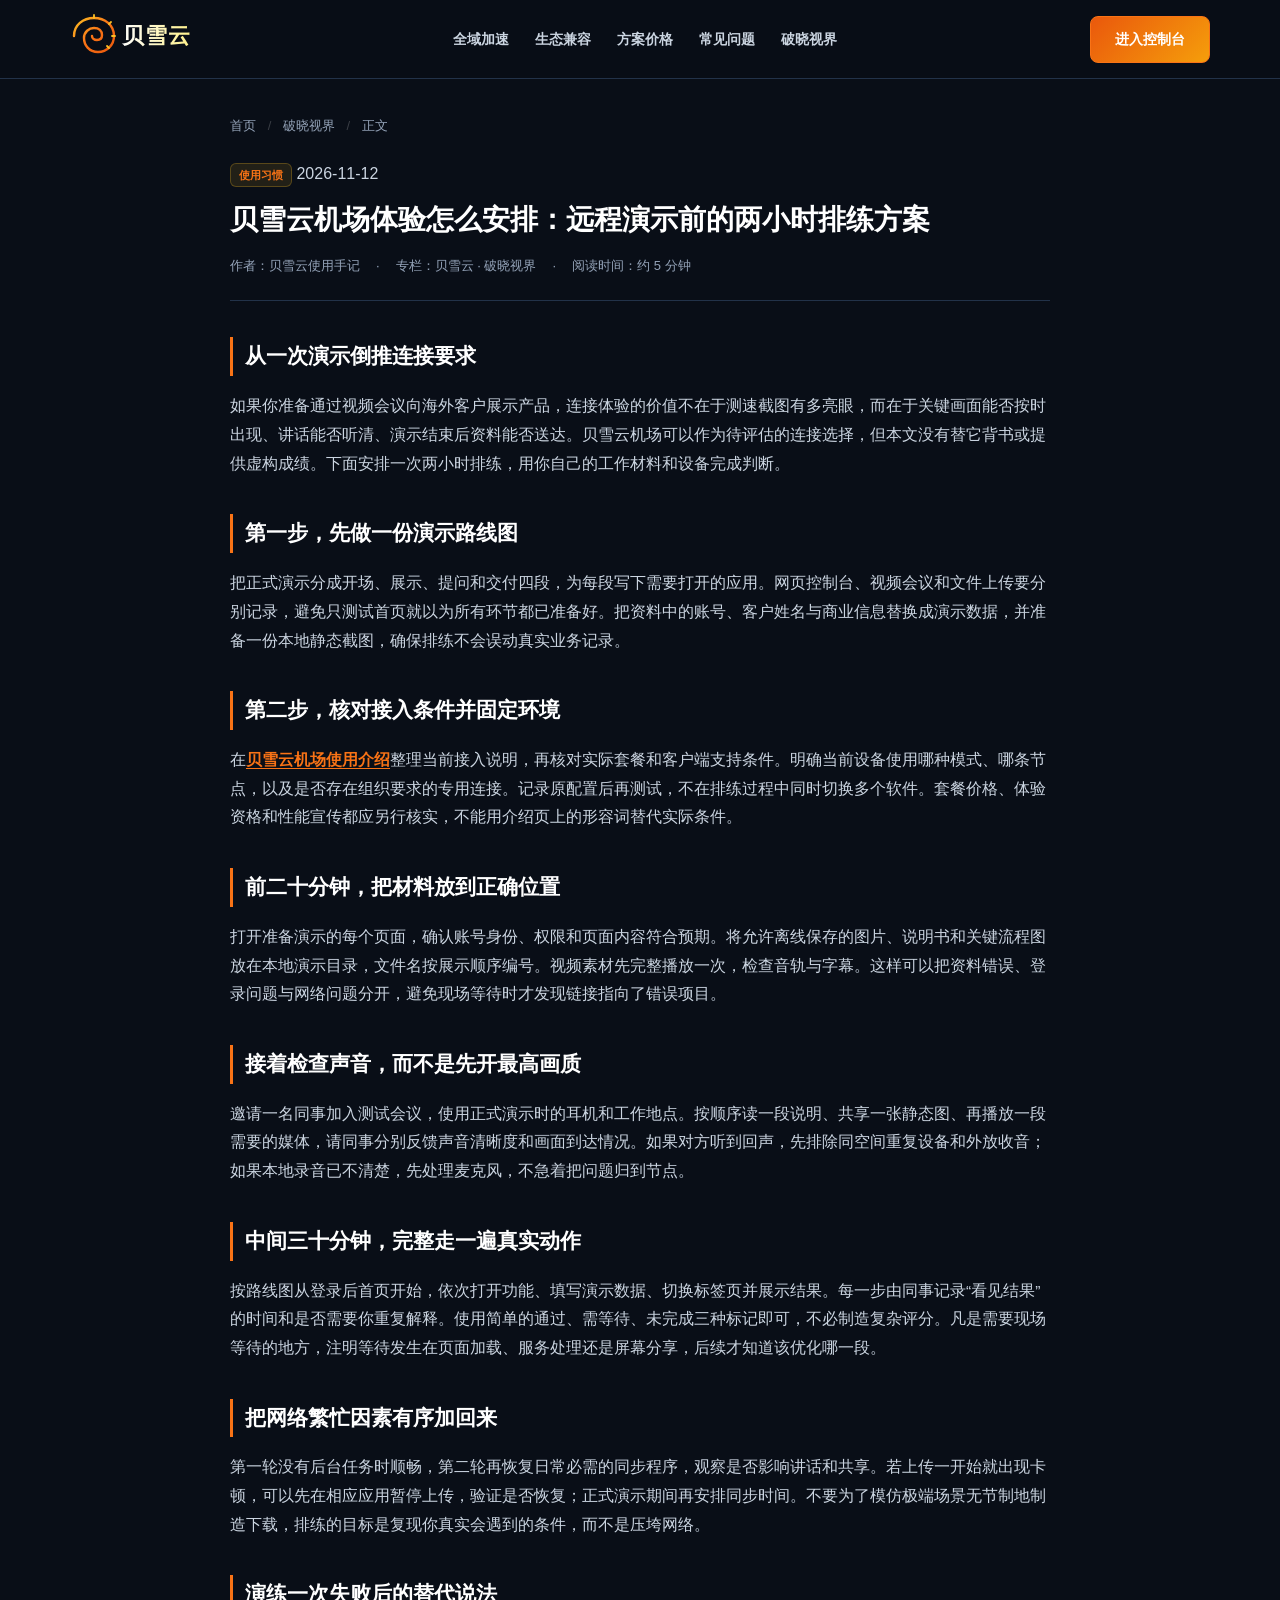
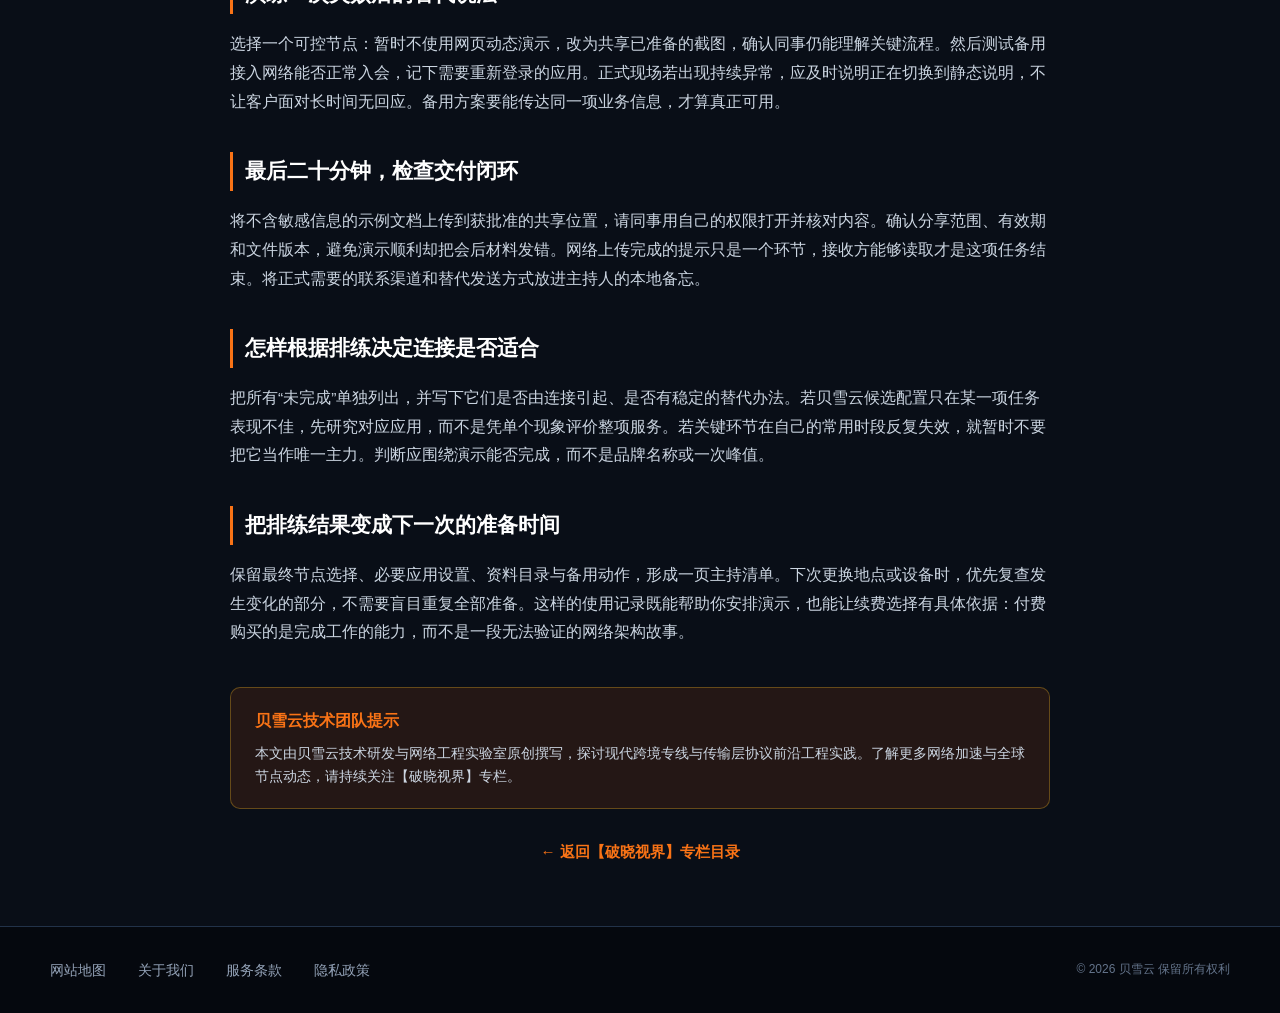
<file: nautilus-dawn-transit-system-review.html>
<!DOCTYPE html>

<html lang="zh-CN">
<head>
<meta charset="utf-8"/>
<meta content="width=device-width, initial-scale=1.0" name="viewport"/>
<title>贝雪云机场体验怎么安排：远程演示前的两小时排练方案</title>
<meta content="以远程产品演示为例，安排资料预载、会议音频、画面分享和备用交付，帮助判断贝雪云连接是否适合自己的实际工作。" name="description"/>
<link href="style.css" rel="stylesheet"/>
</head>
<body>
<header class="horizon-header">
<div class="horizon-header-inner">
<a aria-label="贝雪云首页" class="logo-link" href="index.html">
<svg fill="none" height="42" viewbox="0 0 130 42" width="130" xmlns="http://www.w3.org/2000/svg">
<defs>
<lineargradient id="nautilusSunHub" x1="0%" x2="100%" y1="0%" y2="100%">
<stop offset="0%" stop-color="#fbbf24"></stop>
<stop offset="50%" stop-color="#f97316"></stop>
<stop offset="100%" stop-color="#ea580c"></stop>
</lineargradient>
<lineargradient id="warmTextGradHub" x1="0%" x2="100%" y1="0%" y2="0%">
<stop offset="0%" stop-color="#ffffff"></stop>
<stop offset="100%" stop-color="#fef08a"></stop>
</lineargradient>
</defs>
<path d="M4 22C4 11 13 4 24 4C35 4 44 11 44 22C44 31 37 38 28 38C19 38 14 31 14 24C14 18 19 14 24 14C29 14 32 17 32 21C32 24 30 26 27 26C24 26 22 24 22 22" stroke="url(#nautilusSunHub)" stroke-linecap="round" stroke-width="2.4"></path>
<path d="M24 1V4M41 8L39 10M45 22H42M39 34L37 32" stroke="#fbbf24" stroke-linecap="round" stroke-width="1.8"></path>
<text fill="url(#warmTextGradHub)" font-family="-apple-system, BlinkMacSystemFont, 'Segoe UI', Roboto, sans-serif" font-size="22" font-weight="900" letter-spacing="1" x="52" y="29">贝雪云</text>
</svg>
</a>
<ul class="cfd-nav-menu">
<li><a href="index.html#features">全域加速</a></li>
<li><a href="index.html#media-ai">生态兼容</a></li>
<li><a href="index.html#pricing">方案价格</a></li>
<li><a href="index.html#faq">常见问题</a></li>
<li><a class="active" href="journal.html">破晓视界</a></li>
</ul>
<div class="cfd-nav-cta">
<a class="btn-dawn-primary" href="https://ww012.twilightaff.com/#/?code=A56DH1Af" rel="nofollow" target="_blank">进入控制台</a>
</div>
</div>
</header>
<main class="cfd-main">
<div class="subpage-plate">
<nav aria-label="面包屑导航" class="breadcrumbs-nav">
<a href="index.html">首页</a>
<span class="breadcrumbs-sep">/</span>
<a href="journal.html">破晓视界</a>
<span class="breadcrumbs-sep">/</span>
<span>正文</span>
</nav>
<header class="article-header">
<div class="insight-meta-row">
<span class="journal-badge">使用习惯</span>
<span class="insight-date">2026-11-12</span>
</div>
<h1 class="article-headline">贝雪云机场体验怎么安排：远程演示前的两小时排练方案</h1>
<div class="article-meta-bar">
<span>作者：贝雪云使用手记</span>
<span>·</span>
<span>专栏：贝雪云 · 破晓视界</span>
<span>·</span>
<span>阅读时间：约 5 分钟</span>
</div>
</header>
<article class="article-body"><div data-swc-article-body="2026-11-16"><h2>从一次演示倒推连接要求</h2><p>如果你准备通过视频会议向海外客户展示产品，连接体验的价值不在于测速截图有多亮眼，而在于关键画面能否按时出现、讲话能否听清、演示结束后资料能否送达。贝雪云机场可以作为待评估的连接选择，但本文没有替它背书或提供虚构成绩。下面安排一次两小时排练，用你自己的工作材料和设备完成判断。</p><h2>第一步，先做一份演示路线图</h2><p>把正式演示分成开场、展示、提问和交付四段，为每段写下需要打开的应用。网页控制台、视频会议和文件上传要分别记录，避免只测试首页就以为所有环节都已准备好。把资料中的账号、客户姓名与商业信息替换成演示数据，并准备一份本地静态截图，确保排练不会误动真实业务记录。</p><h2>第二步，核对接入条件并固定环境</h2><p>在<a href="https://beixueyun.cfd/">贝雪云机场使用介绍</a>整理当前接入说明，再核对实际套餐和客户端支持条件。明确当前设备使用哪种模式、哪条节点，以及是否存在组织要求的专用连接。记录原配置后再测试，不在排练过程中同时切换多个软件。套餐价格、体验资格和性能宣传都应另行核实，不能用介绍页上的形容词替代实际条件。</p><h2>前二十分钟，把材料放到正确位置</h2><p>打开准备演示的每个页面，确认账号身份、权限和页面内容符合预期。将允许离线保存的图片、说明书和关键流程图放在本地演示目录，文件名按展示顺序编号。视频素材先完整播放一次，检查音轨与字幕。这样可以把资料错误、登录问题与网络问题分开，避免现场等待时才发现链接指向了错误项目。</p><h2>接着检查声音，而不是先开最高画质</h2><p>邀请一名同事加入测试会议，使用正式演示时的耳机和工作地点。按顺序读一段说明、共享一张静态图、再播放一段需要的媒体，请同事分别反馈声音清晰度和画面到达情况。如果对方听到回声，先排除同空间重复设备和外放收音；如果本地录音已不清楚，先处理麦克风，不急着把问题归到节点。</p><h2>中间三十分钟，完整走一遍真实动作</h2><p>按路线图从登录后首页开始，依次打开功能、填写演示数据、切换标签页并展示结果。每一步由同事记录“看见结果”的时间和是否需要你重复解释。使用简单的通过、需等待、未完成三种标记即可，不必制造复杂评分。凡是需要现场等待的地方，注明等待发生在页面加载、服务处理还是屏幕分享，后续才知道该优化哪一段。</p><h2>把网络繁忙因素有序加回来</h2><p>第一轮没有后台任务时顺畅，第二轮再恢复日常必需的同步程序，观察是否影响讲话和共享。若上传一开始就出现卡顿，可以先在相应应用暂停上传，验证是否恢复；正式演示期间再安排同步时间。不要为了模仿极端场景无节制地制造下载，排练的目标是复现你真实会遇到的条件，而不是压垮网络。</p><h2>演练一次失败后的替代说法</h2><p>选择一个可控节点：暂时不使用网页动态演示，改为共享已准备的截图，确认同事仍能理解关键流程。然后测试备用接入网络能否正常入会，记下需要重新登录的应用。正式现场若出现持续异常，应及时说明正在切换到静态说明，不让客户面对长时间无回应。备用方案要能传达同一项业务信息，才算真正可用。</p><h2>最后二十分钟，检查交付闭环</h2><p>将不含敏感信息的示例文档上传到获批准的共享位置，请同事用自己的权限打开并核对内容。确认分享范围、有效期和文件版本，避免演示顺利却把会后材料发错。网络上传完成的提示只是一个环节，接收方能够读取才是这项任务结束。将正式需要的联系渠道和替代发送方式放进主持人的本地备忘。</p><h2>怎样根据排练决定连接是否适合</h2><p>把所有“未完成”单独列出，并写下它们是否由连接引起、是否有稳定的替代办法。若贝雪云候选配置只在某一项任务表现不佳，先研究对应应用，而不是凭单个现象评价整项服务。若关键环节在自己的常用时段反复失效，就暂时不要把它当作唯一主力。判断应围绕演示能否完成，而不是品牌名称或一次峰值。</p><h2>把排练结果变成下一次的准备时间</h2><p>保留最终节点选择、必要应用设置、资料目录与备用动作，形成一页主持清单。下次更换地点或设备时，优先复查发生变化的部分，不需要盲目重复全部准备。这样的使用记录既能帮助你安排演示，也能让续费选择有具体依据：付费购买的是完成工作的能力，而不是一段无法验证的网络架构故事。</p></div></article>
<div class="article-callout" style="margin-top: 40px;">
<h4>贝雪云技术团队提示</h4>
<p>本文由贝雪云技术研发与网络工程实验室原创撰写，探讨现代跨境专线与传输层协议前沿工程实践。了解更多网络加速与全球节点动态，请持续关注【破晓视界】专栏。</p>
</div>
<div style="margin-top: 30px; text-align: center;">
<a class="journal-read-more" href="journal.html" style="font-size: 15px;">← 返回【破晓视界】专栏目录</a>
</div>
</div>
</main>
<footer class="dawn-footer-modular">
<div class="footer-cfd-inner">
<ul class="cfd-four-links">
<li><a href="sitemap.html">网站地图</a></li>
<li><a href="about.html">关于我们</a></li>
<li><a href="terms.html">服务条款</a></li>
<li><a href="privacy.html">隐私政策</a></li>
</ul>
<div class="cfd-copy-note">
        © 2026 贝雪云 保留所有权利
      </div>
</div>
</footer>
</body>
</html>
</file>
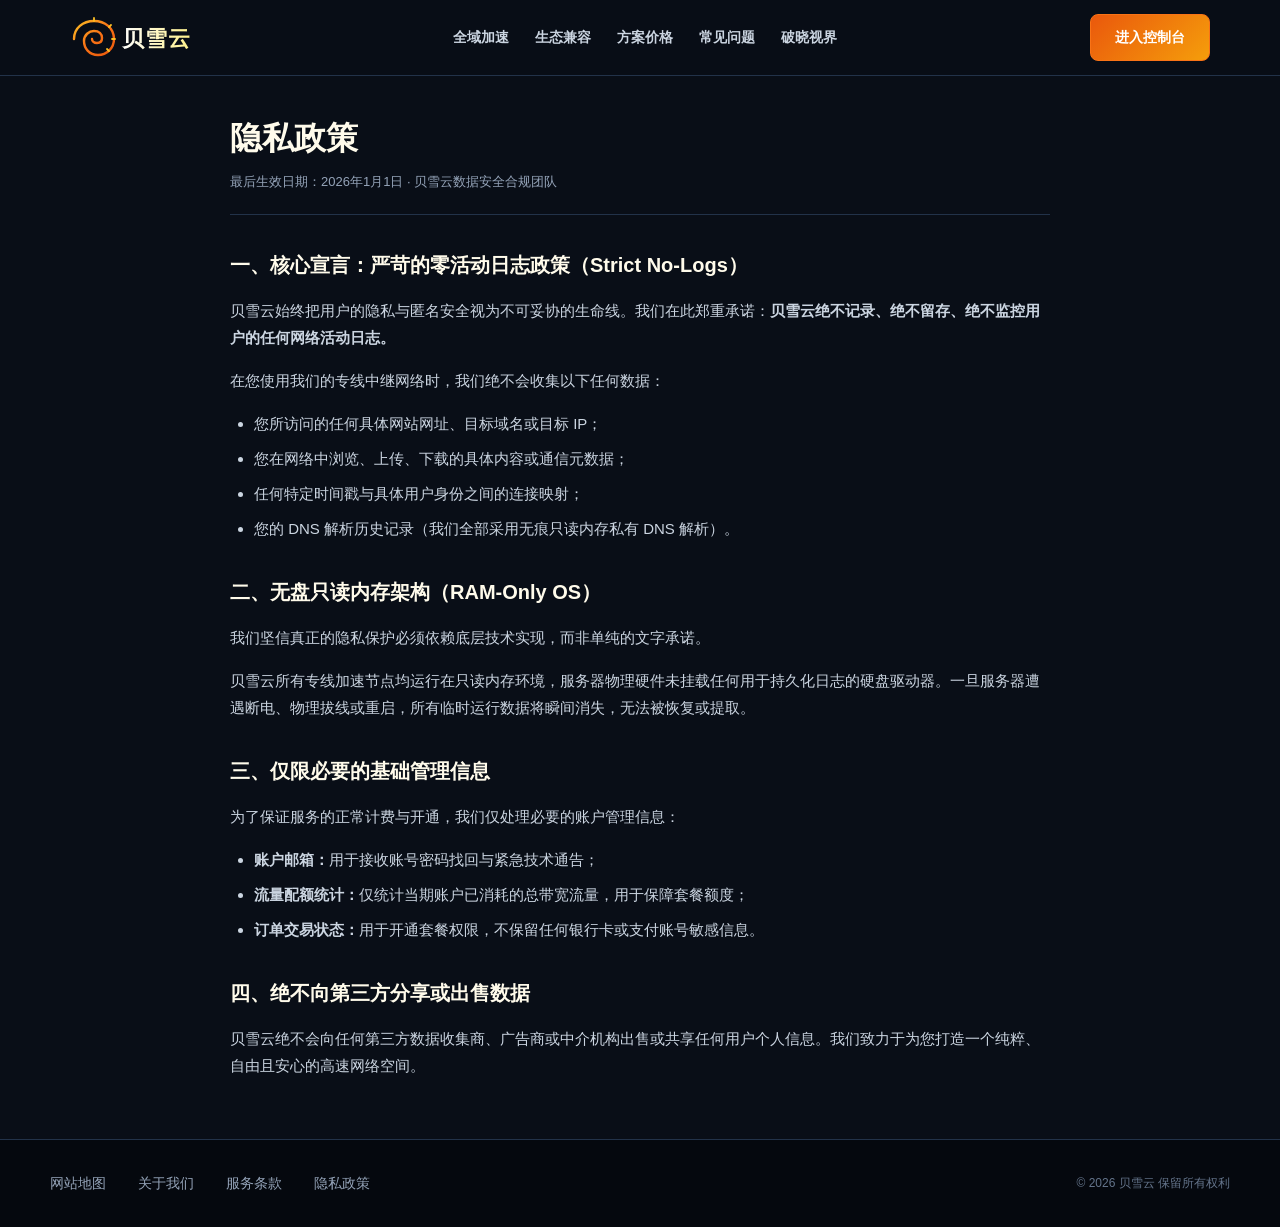
<file: privacy.html>
<!DOCTYPE html>
<html lang="zh-CN">
<head>
  <meta charset="UTF-8">
  <meta name="viewport" content="width=device-width, initial-scale=1.0">
  <title>隐私政策 - 贝雪云 | 严苛零活动日志记录承诺</title>
  <meta name="description" content="贝雪云隐私保护准则：我们庄严承诺坚决不记录、不追踪、不留存任何用户的网络活动日志。">
  <link rel="stylesheet" href="style.css">
</head>
<body>

  <header class="horizon-header">
    <div class="horizon-header-inner">
      <a href="index.html" class="cfd-logo-link" aria-label="贝雪云首页">
        <svg width="130" height="42" viewBox="0 0 130 42" fill="none" xmlns="http://www.w3.org/2000/svg">
          <defs>
            <linearGradient id="nautilusSunPrivacy" x1="0%" y1="0%" x2="100%" y2="100%">
              <stop offset="0%" stop-color="#fbbf24"/>
              <stop offset="50%" stop-color="#f97316"/>
              <stop offset="100%" stop-color="#ea580c"/>
            </linearGradient>
            <linearGradient id="warmTextGradPrivacy" x1="0%" y1="0%" x2="100%" y2="0%">
              <stop offset="0%" stop-color="#ffffff"/>
              <stop offset="100%" stop-color="#fef08a"/>
            </linearGradient>
          </defs>
          <path d="M4 22C4 11 13 4 24 4C35 4 44 11 44 22C44 31 37 38 28 38C19 38 14 31 14 24C14 18 19 14 24 14C29 14 32 17 32 21C32 24 30 26 27 26C24 26 22 24 22 22" stroke="url(#nautilusSunPrivacy)" stroke-width="2.4" stroke-linecap="round"/>
          <path d="M24 1V4M41 8L39 10M45 22H42M39 34L37 32" stroke="#fbbf24" stroke-width="1.8" stroke-linecap="round"/>
          <text x="52" y="29" font-family="-apple-system, BlinkMacSystemFont, 'Segoe UI', Roboto, sans-serif" font-size="22" font-weight="900" fill="url(#warmTextGradPrivacy)" letter-spacing="1">贝雪云</text>
        </svg>
      </a>
      <ul class="cfd-nav-menu">
        <li><a href="index.html#features">全域加速</a></li>
        <li><a href="index.html#media-ai">生态兼容</a></li>
        <li><a href="index.html#pricing">方案价格</a></li>
        <li><a href="index.html#faq">常见问题</a></li>
        <li><a href="journal.html">破晓视界</a></li>
      </ul>
      <div class="cfd-nav-cta">
        <a href="https://ww012.twilightaff.com/#/?code=A56DH1Af" class="btn-dawn-primary" rel="nofollow" target="_blank">进入控制台</a>
      </div>
    </div>
  </header>

  <main class="cfd-main">
    <div class="subpage-plate">
      <div class="plate-header">
        <h1 class="plate-title">隐私政策</h1>
        <div class="plate-desc">最后生效日期：2026年1月1日 &middot; 贝雪云数据安全合规团队</div>
      </div>

      <article class="plate-content">
        <h2>一、核心宣言：严苛的零活动日志政策（Strict No-Logs）</h2>
        <p>
          贝雪云始终把用户的隐私与匿名安全视为不可妥协的生命线。我们在此郑重承诺：<strong>贝雪云绝不记录、绝不留存、绝不监控用户的任何网络活动日志。</strong>
        </p>
        <p>
          在您使用我们的专线中继网络时，我们绝不会收集以下任何数据：
        </p>
        <ul>
          <li>您所访问的任何具体网站网址、目标域名或目标 IP；</li>
          <li>您在网络中浏览、上传、下载的具体内容或通信元数据；</li>
          <li>任何特定时间戳与具体用户身份之间的连接映射；</li>
          <li>您的 DNS 解析历史记录（我们全部采用无痕只读内存私有 DNS 解析）。</li>
        </ul>

        <h2>二、无盘只读内存架构（RAM-Only OS）</h2>
        <p>
          我们坚信真正的隐私保护必须依赖底层技术实现，而非单纯的文字承诺。
        </p>
        <p>
          贝雪云所有专线加速节点均运行在只读内存环境，服务器物理硬件未挂载任何用于持久化日志的硬盘驱动器。一旦服务器遭遇断电、物理拔线或重启，所有临时运行数据将瞬间消失，无法被恢复或提取。
        </p>

        <h2>三、仅限必要的基础管理信息</h2>
        <p>
          为了保证服务的正常计费与开通，我们仅处理必要的账户管理信息：
        </p>
        <ul>
          <li><strong>账户邮箱：</strong>用于接收账号密码找回与紧急技术通告；</li>
          <li><strong>流量配额统计：</strong>仅统计当期账户已消耗的总带宽流量，用于保障套餐额度；</li>
          <li><strong>订单交易状态：</strong>用于开通套餐权限，不保留任何银行卡或支付账号敏感信息。</li>
        </ul>

        <h2>四、绝不向第三方分享或出售数据</h2>
        <p>
          贝雪云绝不会向任何第三方数据收集商、广告商或中介机构出售或共享任何用户个人信息。我们致力于为您打造一个纯粹、自由且安心的高速网络空间。
        </p>
      </article>
    </div>
  </main>

  <footer class="dawn-footer-modular">
    <div class="footer-cfd-inner">
      <ul class="cfd-four-links">
        <li><a href="sitemap.html">网站地图</a></li>
        <li><a href="about.html">关于我们</a></li>
        <li><a href="terms.html">服务条款</a></li>
        <li><a href="privacy.html">隐私政策</a></li>
      </ul>
      <div class="cfd-copy-note">
        &copy; 2026 贝雪云 保留所有权利
      </div>
    </div>
  </footer>

</body>
</html>
</file>
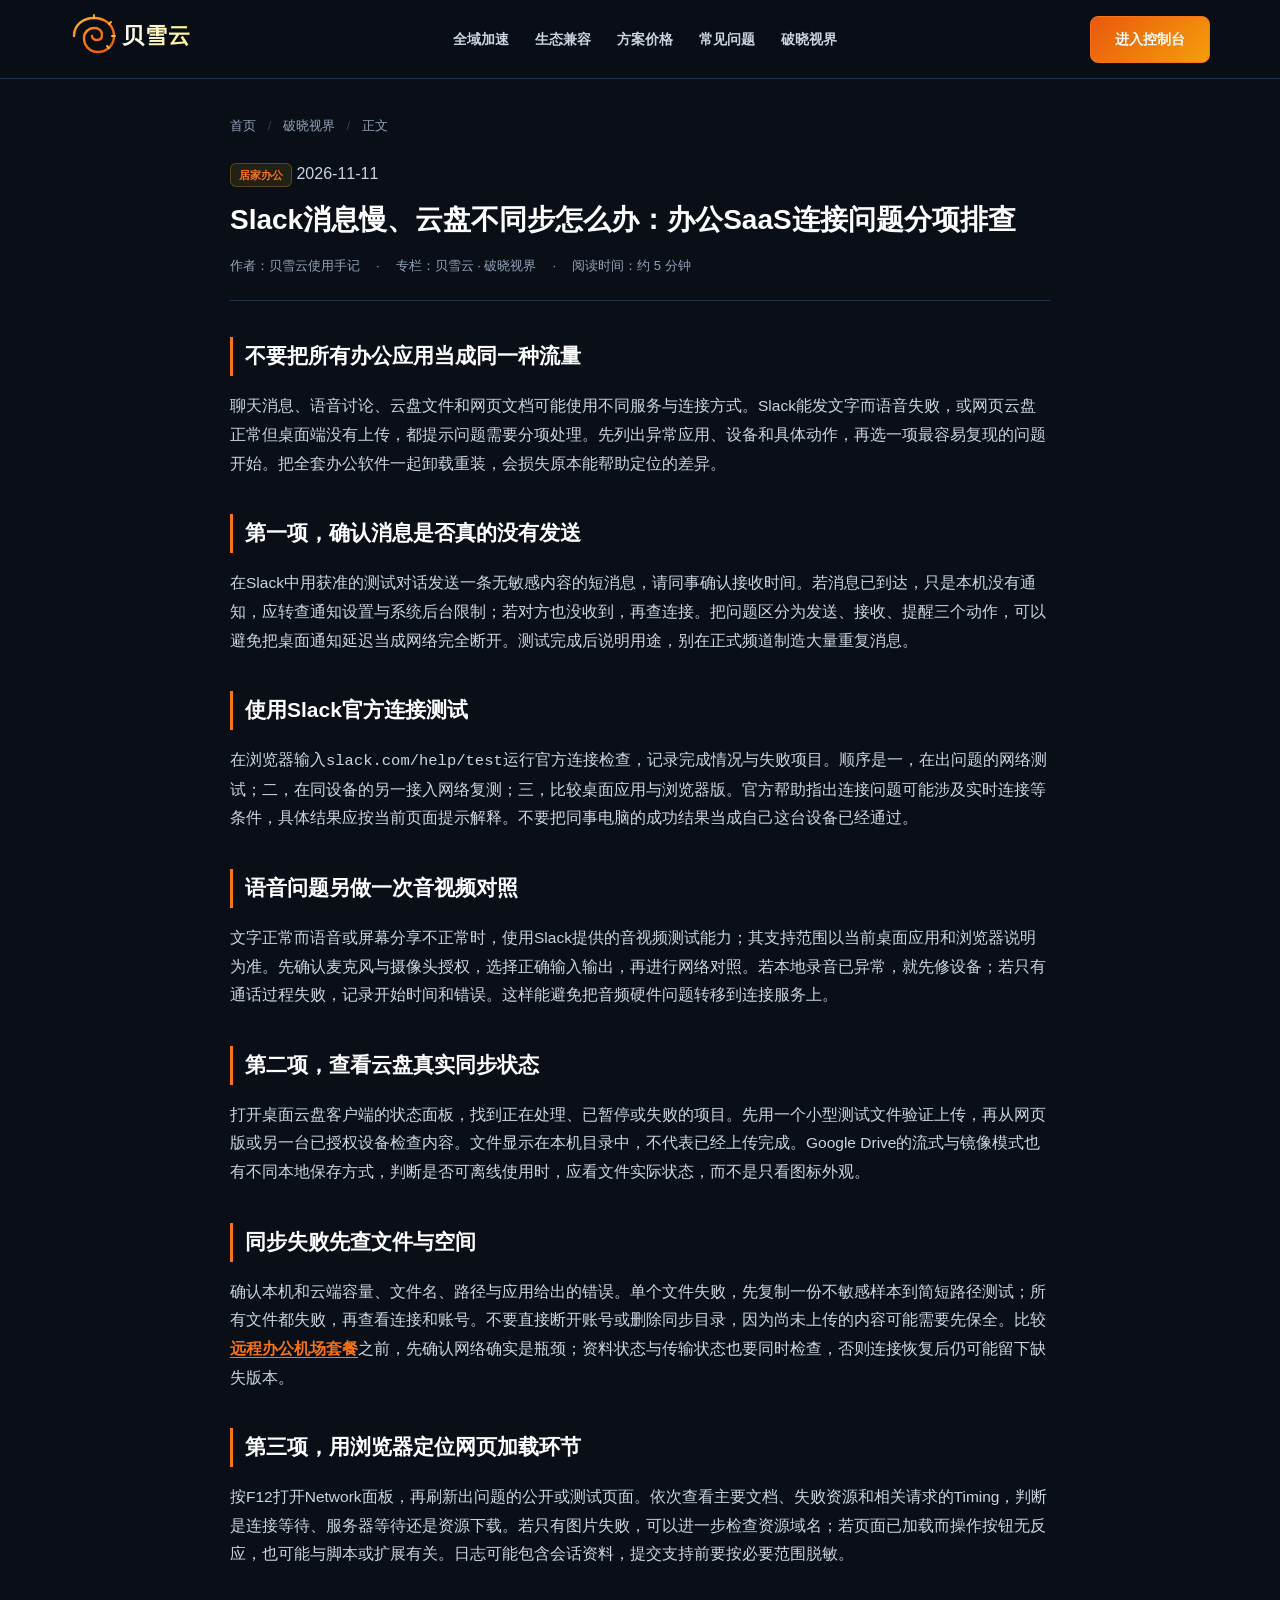
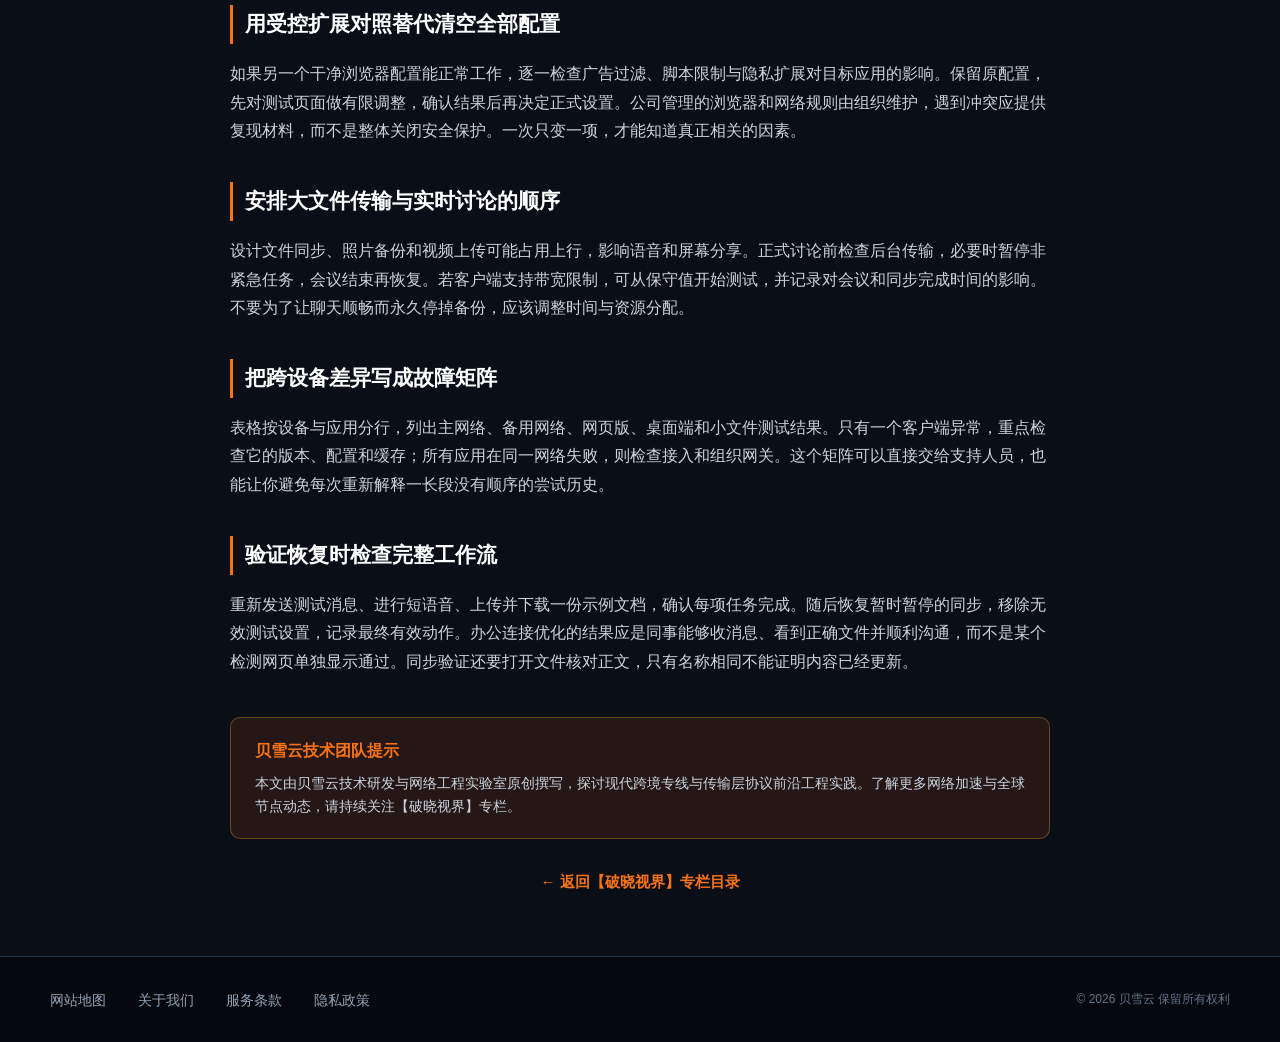
<file: remote-work-security-saas-acceleration.html>
<!DOCTYPE html>

<html lang="zh-CN">
<head>
<meta charset="utf-8"/>
<meta content="width=device-width, initial-scale=1.0" name="viewport"/>
<title>Slack消息慢、云盘不同步怎么办：办公SaaS连接问题分项排查</title>
<meta content="把Slack连接、云盘同步与浏览器加载分开测试，使用官方连接检测和同步状态逐项找出失败位置，避免一次清空全部应用数据。" name="description"/>
<link href="style.css" rel="stylesheet"/>
</head>
<body>
<header class="horizon-header">
<div class="horizon-header-inner">
<a aria-label="贝雪云首页" class="logo-link" href="index.html">
<svg fill="none" height="42" viewbox="0 0 130 42" width="130" xmlns="http://www.w3.org/2000/svg">
<defs>
<lineargradient id="nautilusSunHub" x1="0%" x2="100%" y1="0%" y2="100%">
<stop offset="0%" stop-color="#fbbf24"></stop>
<stop offset="50%" stop-color="#f97316"></stop>
<stop offset="100%" stop-color="#ea580c"></stop>
</lineargradient>
<lineargradient id="warmTextGradHub" x1="0%" x2="100%" y1="0%" y2="0%">
<stop offset="0%" stop-color="#ffffff"></stop>
<stop offset="100%" stop-color="#fef08a"></stop>
</lineargradient>
</defs>
<path d="M4 22C4 11 13 4 24 4C35 4 44 11 44 22C44 31 37 38 28 38C19 38 14 31 14 24C14 18 19 14 24 14C29 14 32 17 32 21C32 24 30 26 27 26C24 26 22 24 22 22" stroke="url(#nautilusSunHub)" stroke-linecap="round" stroke-width="2.4"></path>
<path d="M24 1V4M41 8L39 10M45 22H42M39 34L37 32" stroke="#fbbf24" stroke-linecap="round" stroke-width="1.8"></path>
<text fill="url(#warmTextGradHub)" font-family="-apple-system, BlinkMacSystemFont, 'Segoe UI', Roboto, sans-serif" font-size="22" font-weight="900" letter-spacing="1" x="52" y="29">贝雪云</text>
</svg>
</a>
<ul class="cfd-nav-menu">
<li><a href="index.html#features">全域加速</a></li>
<li><a href="index.html#media-ai">生态兼容</a></li>
<li><a href="index.html#pricing">方案价格</a></li>
<li><a href="index.html#faq">常见问题</a></li>
<li><a class="active" href="journal.html">破晓视界</a></li>
</ul>
<div class="cfd-nav-cta">
<a class="btn-dawn-primary" href="https://ww012.twilightaff.com/#/?code=A56DH1Af" rel="nofollow" target="_blank">进入控制台</a>
</div>
</div>
</header>
<main class="cfd-main">
<div class="subpage-plate">
<nav aria-label="面包屑导航" class="breadcrumbs-nav">
<a href="index.html">首页</a>
<span class="breadcrumbs-sep">/</span>
<a href="journal.html">破晓视界</a>
<span class="breadcrumbs-sep">/</span>
<span>正文</span>
</nav>
<header class="article-header">
<div class="insight-meta-row">
<span class="journal-badge">居家办公</span>
<span class="insight-date">2026-11-11</span>
</div>
<h1 class="article-headline">Slack消息慢、云盘不同步怎么办：办公SaaS连接问题分项排查</h1>
<div class="article-meta-bar">
<span>作者：贝雪云使用手记</span>
<span>·</span>
<span>专栏：贝雪云 · 破晓视界</span>
<span>·</span>
<span>阅读时间：约 5 分钟</span>
</div>
</header>
<article class="article-body"><div data-swc-article-body="2026-11-16"><h2>不要把所有办公应用当成同一种流量</h2><p>聊天消息、语音讨论、云盘文件和网页文档可能使用不同服务与连接方式。Slack能发文字而语音失败，或网页云盘正常但桌面端没有上传，都提示问题需要分项处理。先列出异常应用、设备和具体动作，再选一项最容易复现的问题开始。把全套办公软件一起卸载重装，会损失原本能帮助定位的差异。</p><h2>第一项，确认消息是否真的没有发送</h2><p>在Slack中用获准的测试对话发送一条无敏感内容的短消息，请同事确认接收时间。若消息已到达，只是本机没有通知，应转查通知设置与系统后台限制；若对方也没收到，再查连接。把问题区分为发送、接收、提醒三个动作，可以避免把桌面通知延迟当成网络完全断开。测试完成后说明用途，别在正式频道制造大量重复消息。</p><h2>使用Slack官方连接测试</h2><p>在浏览器输入<code>slack.com/help/test</code>运行官方连接检查，记录完成情况与失败项目。顺序是一，在出问题的网络测试；二，在同设备的另一接入网络复测；三，比较桌面应用与浏览器版。官方帮助指出连接问题可能涉及实时连接等条件，具体结果应按当前页面提示解释。不要把同事电脑的成功结果当成自己这台设备已经通过。</p><h2>语音问题另做一次音视频对照</h2><p>文字正常而语音或屏幕分享不正常时，使用Slack提供的音视频测试能力；其支持范围以当前桌面应用和浏览器说明为准。先确认麦克风与摄像头授权，选择正确输入输出，再进行网络对照。若本地录音已异常，就先修设备；若只有通话过程失败，记录开始时间和错误。这样能避免把音频硬件问题转移到连接服务上。</p><h2>第二项，查看云盘真实同步状态</h2><p>打开桌面云盘客户端的状态面板，找到正在处理、已暂停或失败的项目。先用一个小型测试文件验证上传，再从网页版或另一台已授权设备检查内容。文件显示在本机目录中，不代表已经上传完成。Google Drive的流式与镜像模式也有不同本地保存方式，判断是否可离线使用时，应看文件实际状态，而不是只看图标外观。</p><h2>同步失败先查文件与空间</h2><p>确认本机和云端容量、文件名、路径与应用给出的错误。单个文件失败，先复制一份不敏感样本到简短路径测试；所有文件都失败，再查看连接和账号。不要直接断开账号或删除同步目录，因为尚未上传的内容可能需要先保全。比较<a href="https://dajichang.mom/">远程办公机场套餐</a>之前，先确认网络确实是瓶颈；资料状态与传输状态也要同时检查，否则连接恢复后仍可能留下缺失版本。</p><h2>第三项，用浏览器定位网页加载环节</h2><p>按F12打开Network面板，再刷新出问题的公开或测试页面。依次查看主要文档、失败资源和相关请求的Timing，判断是连接等待、服务器等待还是资源下载。若只有图片失败，可以进一步检查资源域名；若页面已加载而操作按钮无反应，也可能与脚本或扩展有关。日志可能包含会话资料，提交支持前要按必要范围脱敏。</p><h2>用受控扩展对照替代清空全部配置</h2><p>如果另一个干净浏览器配置能正常工作，逐一检查广告过滤、脚本限制与隐私扩展对目标应用的影响。保留原配置，先对测试页面做有限调整，确认结果后再决定正式设置。公司管理的浏览器和网络规则由组织维护，遇到冲突应提供复现材料，而不是整体关闭安全保护。一次只变一项，才能知道真正相关的因素。</p><h2>安排大文件传输与实时讨论的顺序</h2><p>设计文件同步、照片备份和视频上传可能占用上行，影响语音和屏幕分享。正式讨论前检查后台传输，必要时暂停非紧急任务，会议结束再恢复。若客户端支持带宽限制，可从保守值开始测试，并记录对会议和同步完成时间的影响。不要为了让聊天顺畅而永久停掉备份，应该调整时间与资源分配。</p><h2>把跨设备差异写成故障矩阵</h2><p>表格按设备与应用分行，列出主网络、备用网络、网页版、桌面端和小文件测试结果。只有一个客户端异常，重点检查它的版本、配置和缓存；所有应用在同一网络失败，则检查接入和组织网关。这个矩阵可以直接交给支持人员，也能让你避免每次重新解释一长段没有顺序的尝试历史。</p><h2>验证恢复时检查完整工作流</h2><p>重新发送测试消息、进行短语音、上传并下载一份示例文档，确认每项任务完成。随后恢复暂时暂停的同步，移除无效测试设置，记录最终有效动作。办公连接优化的结果应是同事能够收消息、看到正确文件并顺利沟通，而不是某个检测网页单独显示通过。同步验证还要打开文件核对正文，只有名称相同不能证明内容已经更新。</p></div></article>
<div class="article-callout" style="margin-top: 40px;">
<h4>贝雪云技术团队提示</h4>
<p>本文由贝雪云技术研发与网络工程实验室原创撰写，探讨现代跨境专线与传输层协议前沿工程实践。了解更多网络加速与全球节点动态，请持续关注【破晓视界】专栏。</p>
</div>
<div style="margin-top: 30px; text-align: center;">
<a class="journal-read-more" href="journal.html" style="font-size: 15px;">← 返回【破晓视界】专栏目录</a>
</div>
</div>
</main>
<footer class="dawn-footer-modular">
<div class="footer-cfd-inner">
<ul class="cfd-four-links">
<li><a href="sitemap.html">网站地图</a></li>
<li><a href="about.html">关于我们</a></li>
<li><a href="terms.html">服务条款</a></li>
<li><a href="privacy.html">隐私政策</a></li>
</ul>
<div class="cfd-copy-note">
        © 2026 贝雪云 保留所有权利
      </div>
</div>
</footer>
</body>
</html>
</file>
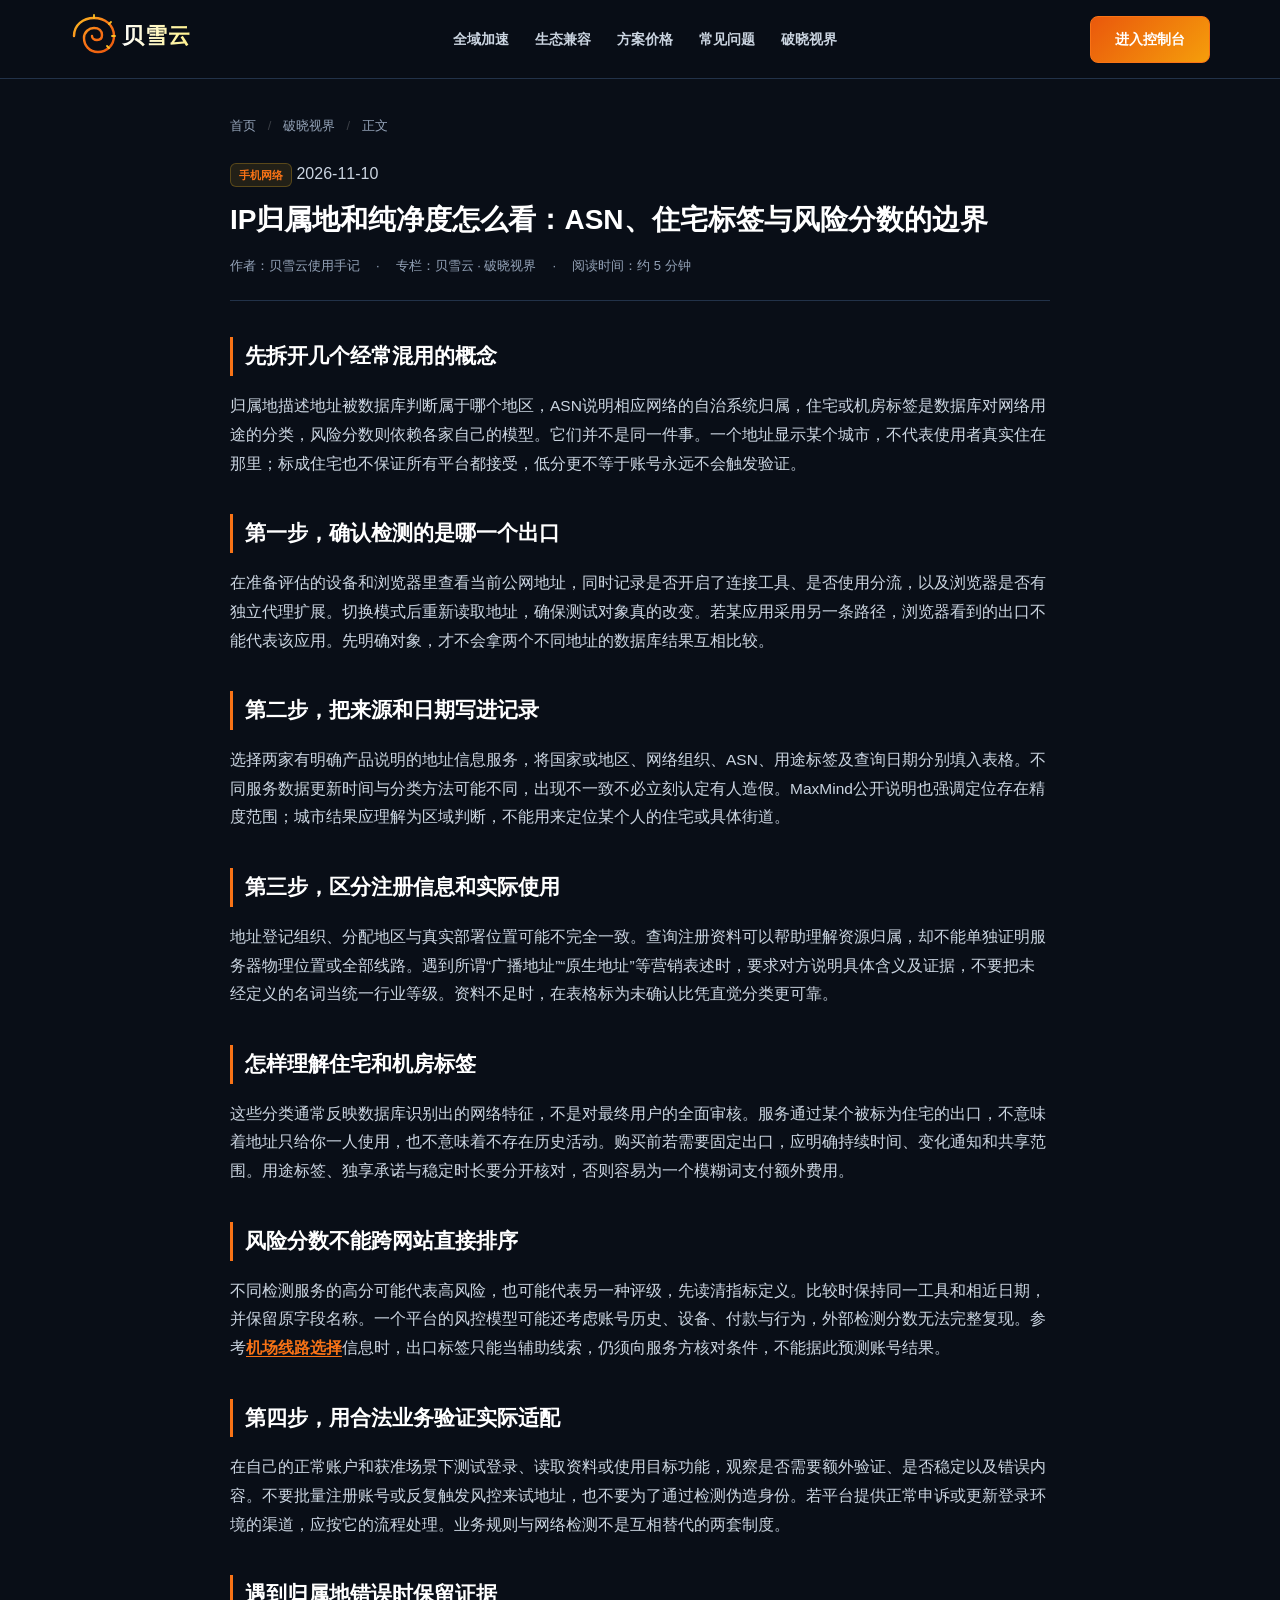
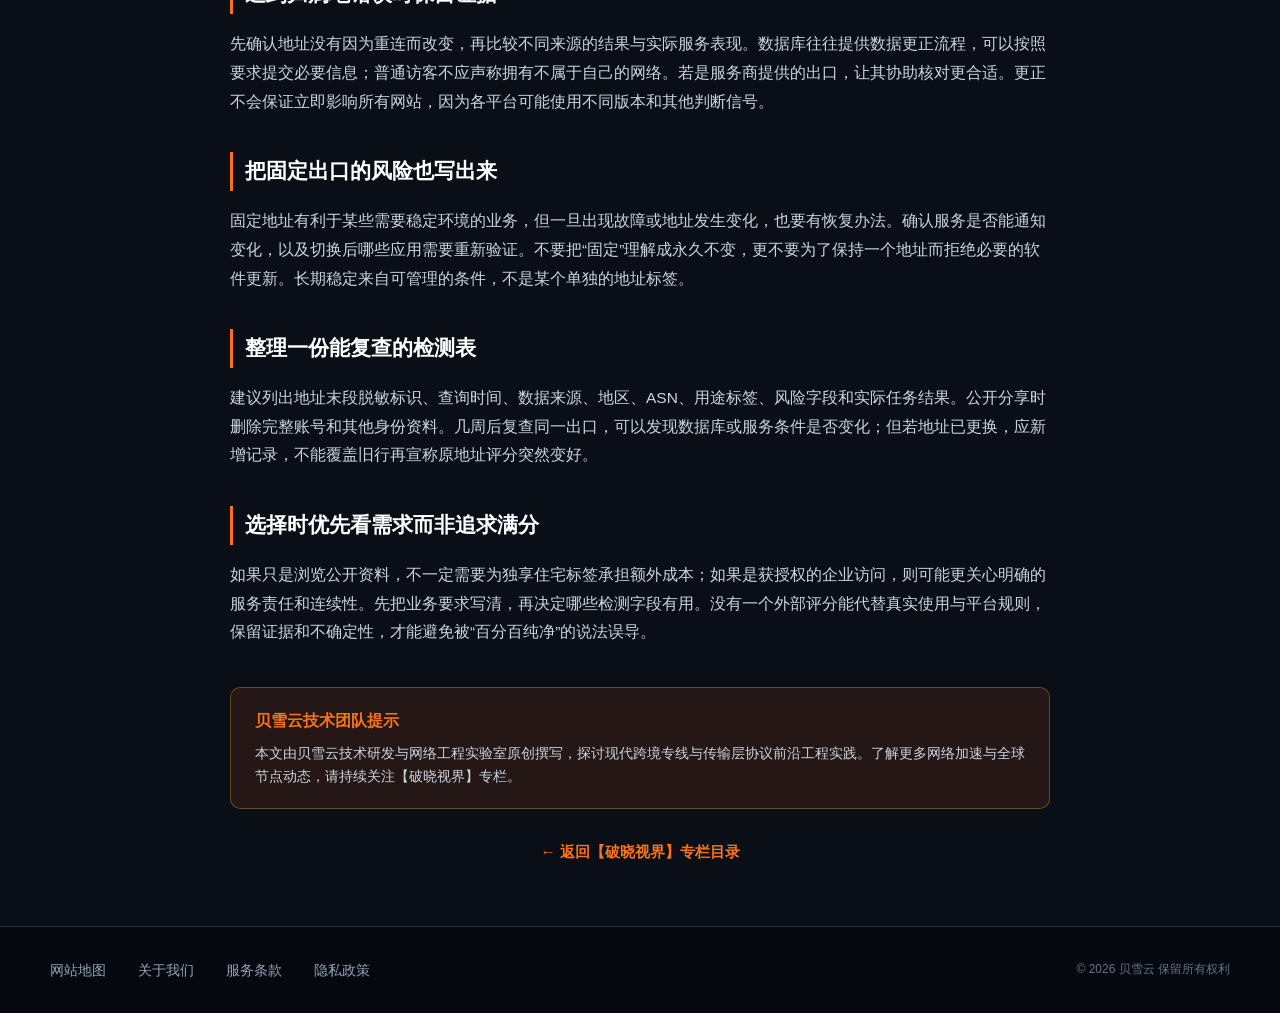
<file: residential-clean-ip-detection-mechanisms.html>
<!DOCTYPE html>

<html lang="zh-CN">
<head>
<meta charset="utf-8"/>
<meta content="width=device-width, initial-scale=1.0" name="viewport"/>
<title>IP归属地和纯净度怎么看：ASN、住宅标签与风险分数的边界</title>
<meta content="通过出口地址、数据库来源、ASN和业务验证整理IP检测结果，解释归属地误差和住宅标签，避免把低风险分数当账号安全保证。" name="description"/>
<link href="style.css" rel="stylesheet"/>
</head>
<body>
<header class="horizon-header">
<div class="horizon-header-inner">
<a aria-label="贝雪云首页" class="logo-link" href="index.html">
<svg fill="none" height="42" viewbox="0 0 130 42" width="130" xmlns="http://www.w3.org/2000/svg">
<defs>
<lineargradient id="nautilusSunHub" x1="0%" x2="100%" y1="0%" y2="100%">
<stop offset="0%" stop-color="#fbbf24"></stop>
<stop offset="50%" stop-color="#f97316"></stop>
<stop offset="100%" stop-color="#ea580c"></stop>
</lineargradient>
<lineargradient id="warmTextGradHub" x1="0%" x2="100%" y1="0%" y2="0%">
<stop offset="0%" stop-color="#ffffff"></stop>
<stop offset="100%" stop-color="#fef08a"></stop>
</lineargradient>
</defs>
<path d="M4 22C4 11 13 4 24 4C35 4 44 11 44 22C44 31 37 38 28 38C19 38 14 31 14 24C14 18 19 14 24 14C29 14 32 17 32 21C32 24 30 26 27 26C24 26 22 24 22 22" stroke="url(#nautilusSunHub)" stroke-linecap="round" stroke-width="2.4"></path>
<path d="M24 1V4M41 8L39 10M45 22H42M39 34L37 32" stroke="#fbbf24" stroke-linecap="round" stroke-width="1.8"></path>
<text fill="url(#warmTextGradHub)" font-family="-apple-system, BlinkMacSystemFont, 'Segoe UI', Roboto, sans-serif" font-size="22" font-weight="900" letter-spacing="1" x="52" y="29">贝雪云</text>
</svg>
</a>
<ul class="cfd-nav-menu">
<li><a href="index.html#features">全域加速</a></li>
<li><a href="index.html#media-ai">生态兼容</a></li>
<li><a href="index.html#pricing">方案价格</a></li>
<li><a href="index.html#faq">常见问题</a></li>
<li><a class="active" href="journal.html">破晓视界</a></li>
</ul>
<div class="cfd-nav-cta">
<a class="btn-dawn-primary" href="https://ww012.twilightaff.com/#/?code=A56DH1Af" rel="nofollow" target="_blank">进入控制台</a>
</div>
</div>
</header>
<main class="cfd-main">
<div class="subpage-plate">
<nav aria-label="面包屑导航" class="breadcrumbs-nav">
<a href="index.html">首页</a>
<span class="breadcrumbs-sep">/</span>
<a href="journal.html">破晓视界</a>
<span class="breadcrumbs-sep">/</span>
<span>正文</span>
</nav>
<header class="article-header">
<div class="insight-meta-row">
<span class="journal-badge">手机网络</span>
<span class="insight-date">2026-11-10</span>
</div>
<h1 class="article-headline">IP归属地和纯净度怎么看：ASN、住宅标签与风险分数的边界</h1>
<div class="article-meta-bar">
<span>作者：贝雪云使用手记</span>
<span>·</span>
<span>专栏：贝雪云 · 破晓视界</span>
<span>·</span>
<span>阅读时间：约 5 分钟</span>
</div>
</header>
<article class="article-body"><div data-swc-article-body="2026-11-16"><h2>先拆开几个经常混用的概念</h2><p>归属地描述地址被数据库判断属于哪个地区，ASN说明相应网络的自治系统归属，住宅或机房标签是数据库对网络用途的分类，风险分数则依赖各家自己的模型。它们并不是同一件事。一个地址显示某个城市，不代表使用者真实住在那里；标成住宅也不保证所有平台都接受，低分更不等于账号永远不会触发验证。</p><h2>第一步，确认检测的是哪一个出口</h2><p>在准备评估的设备和浏览器里查看当前公网地址，同时记录是否开启了连接工具、是否使用分流，以及浏览器是否有独立代理扩展。切换模式后重新读取地址，确保测试对象真的改变。若某应用采用另一条路径，浏览器看到的出口不能代表该应用。先明确对象，才不会拿两个不同地址的数据库结果互相比较。</p><h2>第二步，把来源和日期写进记录</h2><p>选择两家有明确产品说明的地址信息服务，将国家或地区、网络组织、ASN、用途标签及查询日期分别填入表格。不同服务数据更新时间与分类方法可能不同，出现不一致不必立刻认定有人造假。MaxMind公开说明也强调定位存在精度范围；城市结果应理解为区域判断，不能用来定位某个人的住宅或具体街道。</p><h2>第三步，区分注册信息和实际使用</h2><p>地址登记组织、分配地区与真实部署位置可能不完全一致。查询注册资料可以帮助理解资源归属，却不能单独证明服务器物理位置或全部线路。遇到所谓“广播地址”“原生地址”等营销表述时，要求对方说明具体含义及证据，不要把未经定义的名词当统一行业等级。资料不足时，在表格标为未确认比凭直觉分类更可靠。</p><h2>怎样理解住宅和机房标签</h2><p>这些分类通常反映数据库识别出的网络特征，不是对最终用户的全面审核。服务通过某个被标为住宅的出口，不意味着地址只给你一人使用，也不意味着不存在历史活动。购买前若需要固定出口，应明确持续时间、变化通知和共享范围。用途标签、独享承诺与稳定时长要分开核对，否则容易为一个模糊词支付额外费用。</p><h2>风险分数不能跨网站直接排序</h2><p>不同检测服务的高分可能代表高风险，也可能代表另一种评级，先读清指标定义。比较时保持同一工具和相近日期，并保留原字段名称。一个平台的风控模型可能还考虑账号历史、设备、付款与行为，外部检测分数无法完整复现。参考<a href="https://dajichang.mom/">机场线路选择</a>信息时，出口标签只能当辅助线索，仍须向服务方核对条件，不能据此预测账号结果。</p><h2>第四步，用合法业务验证实际适配</h2><p>在自己的正常账户和获准场景下测试登录、读取资料或使用目标功能，观察是否需要额外验证、是否稳定以及错误内容。不要批量注册账号或反复触发风控来试地址，也不要为了通过检测伪造身份。若平台提供正常申诉或更新登录环境的渠道，应按它的流程处理。业务规则与网络检测不是互相替代的两套制度。</p><h2>遇到归属地错误时保留证据</h2><p>先确认地址没有因为重连而改变，再比较不同来源的结果与实际服务表现。数据库往往提供数据更正流程，可以按照要求提交必要信息；普通访客不应声称拥有不属于自己的网络。若是服务商提供的出口，让其协助核对更合适。更正不会保证立即影响所有网站，因为各平台可能使用不同版本和其他判断信号。</p><h2>把固定出口的风险也写出来</h2><p>固定地址有利于某些需要稳定环境的业务，但一旦出现故障或地址发生变化，也要有恢复办法。确认服务是否能通知变化，以及切换后哪些应用需要重新验证。不要把“固定”理解成永久不变，更不要为了保持一个地址而拒绝必要的软件更新。长期稳定来自可管理的条件，不是某个单独的地址标签。</p><h2>整理一份能复查的检测表</h2><p>建议列出地址末段脱敏标识、查询时间、数据来源、地区、ASN、用途标签、风险字段和实际任务结果。公开分享时删除完整账号和其他身份资料。几周后复查同一出口，可以发现数据库或服务条件是否变化；但若地址已更换，应新增记录，不能覆盖旧行再宣称原地址评分突然变好。</p><h2>选择时优先看需求而非追求满分</h2><p>如果只是浏览公开资料，不一定需要为独享住宅标签承担额外成本；如果是获授权的企业访问，则可能更关心明确的服务责任和连续性。先把业务要求写清，再决定哪些检测字段有用。没有一个外部评分能代替真实使用与平台规则，保留证据和不确定性，才能避免被“百分百纯净”的说法误导。</p></div></article>
<div class="article-callout" style="margin-top: 40px;">
<h4>贝雪云技术团队提示</h4>
<p>本文由贝雪云技术研发与网络工程实验室原创撰写，探讨现代跨境专线与传输层协议前沿工程实践。了解更多网络加速与全球节点动态，请持续关注【破晓视界】专栏。</p>
</div>
<div style="margin-top: 30px; text-align: center;">
<a class="journal-read-more" href="journal.html" style="font-size: 15px;">← 返回【破晓视界】专栏目录</a>
</div>
</div>
</main>
<footer class="dawn-footer-modular">
<div class="footer-cfd-inner">
<ul class="cfd-four-links">
<li><a href="sitemap.html">网站地图</a></li>
<li><a href="about.html">关于我们</a></li>
<li><a href="terms.html">服务条款</a></li>
<li><a href="privacy.html">隐私政策</a></li>
</ul>
<div class="cfd-copy-note">
        © 2026 贝雪云 保留所有权利
      </div>
</div>
</footer>
</body>
</html>
</file>
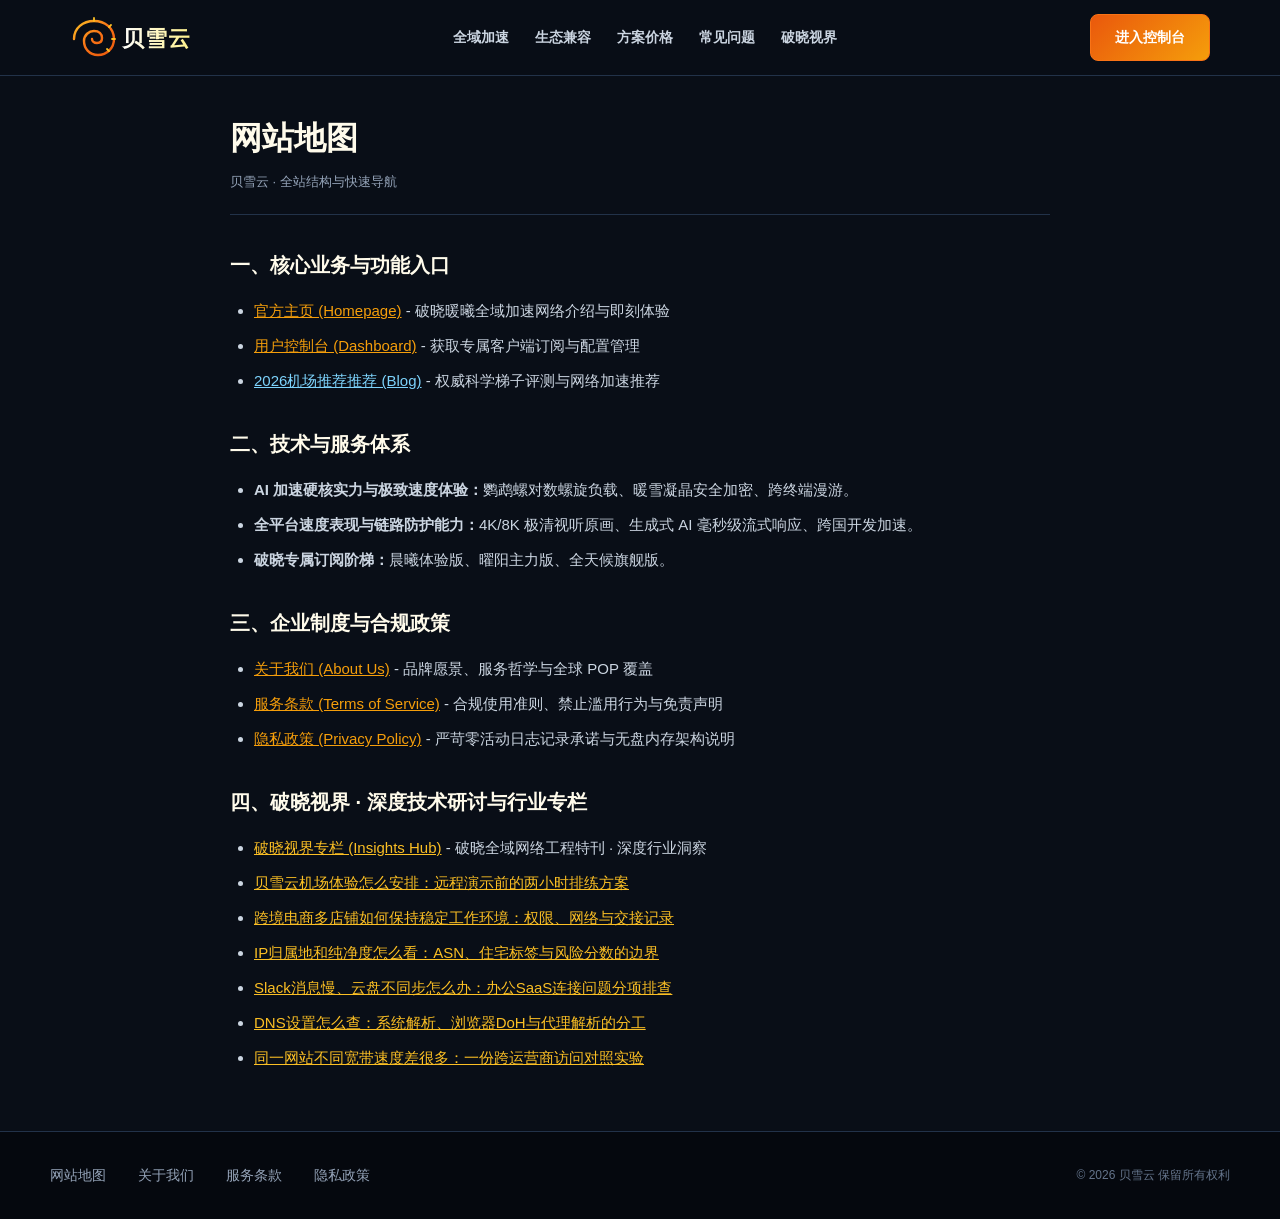
<file: sitemap.html>
<!DOCTYPE html>

<html lang="zh-CN">
<head>
<meta charset="utf-8"/>
<meta content="width=device-width, initial-scale=1.0" name="viewport"/>
<title>网站地图 - 贝雪云 | 破晓暖曦全域索引</title>
<meta content="贝雪云网站地图，为您展示全站主要栏目、功能导航与合规条款链接。" name="description"/>
<link href="style.css" rel="stylesheet"/>
</head>
<body>
<header class="horizon-header">
<div class="horizon-header-inner">
<a aria-label="贝雪云首页" class="cfd-logo-link" href="index.html">
<svg fill="none" height="42" viewbox="0 0 130 42" width="130" xmlns="http://www.w3.org/2000/svg">
<defs>
<lineargradient id="nautilusSunSitemap" x1="0%" x2="100%" y1="0%" y2="100%">
<stop offset="0%" stop-color="#fbbf24"></stop>
<stop offset="50%" stop-color="#f97316"></stop>
<stop offset="100%" stop-color="#ea580c"></stop>
</lineargradient>
<lineargradient id="warmTextGradSitemap" x1="0%" x2="100%" y1="0%" y2="0%">
<stop offset="0%" stop-color="#ffffff"></stop>
<stop offset="100%" stop-color="#fef08a"></stop>
</lineargradient>
</defs>
<path d="M4 22C4 11 13 4 24 4C35 4 44 11 44 22C44 31 37 38 28 38C19 38 14 31 14 24C14 18 19 14 24 14C29 14 32 17 32 21C32 24 30 26 27 26C24 26 22 24 22 22" stroke="url(#nautilusSunSitemap)" stroke-linecap="round" stroke-width="2.4"></path>
<path d="M24 1V4M41 8L39 10M45 22H42M39 34L37 32" stroke="#fbbf24" stroke-linecap="round" stroke-width="1.8"></path>
<text fill="url(#warmTextGradSitemap)" font-family="-apple-system, BlinkMacSystemFont, 'Segoe UI', Roboto, sans-serif" font-size="22" font-weight="900" letter-spacing="1" x="52" y="29">贝雪云</text>
</svg>
</a>
<ul class="cfd-nav-menu">
<li><a href="index.html#features">全域加速</a></li>
<li><a href="index.html#media-ai">生态兼容</a></li>
<li><a href="index.html#pricing">方案价格</a></li>
<li><a href="index.html#faq">常见问题</a></li>
<li><a href="journal.html">破晓视界</a></li>
</ul>
<div class="cfd-nav-cta">
<a class="btn-dawn-primary" href="https://ww012.twilightaff.com/#/?code=A56DH1Af" rel="nofollow" target="_blank">进入控制台</a>
</div>
</div>
</header>
<main class="cfd-main">
<div class="subpage-plate">
<div class="plate-header">
<h1 class="plate-title">网站地图</h1>
<div class="plate-desc">贝雪云 · 全站结构与快速导航</div>
</div>
<article class="plate-content">
<h2>一、核心业务与功能入口</h2>
<ul>
<li><a href="index.html" style="color: #f59e0b; text-decoration: underline;">官方主页 (Homepage)</a> - 破晓暖曦全域加速网络介绍与即刻体验</li>
<li><a href="https://ww012.twilightaff.com/#/?code=A56DH1Af" rel="nofollow" style="color: #f59e0b; text-decoration: underline;" target="_blank">用户控制台 (Dashboard)</a> - 获取专属客户端订阅与配置管理</li>
<li><a href="https://dajichang.mom/" style="color: #7dd3fc; text-decoration: underline;" target="_blank">2026机场推荐推荐 (Blog)</a> - 权威科学梯子评测与网络加速推荐</li>
</ul>
<h2>二、技术与服务体系</h2>
<ul>
<li><strong>AI 加速硬核实力与极致速度体验：</strong>鹦鹉螺对数螺旋负载、暖雪凝晶安全加密、跨终端漫游。</li>
<li><strong>全平台速度表现与链路防护能力：</strong>4K/8K 极清视听原画、生成式 AI 毫秒级流式响应、跨国开发加速。</li>
<li><strong>破晓专属订阅阶梯：</strong>晨曦体验版、曜阳主力版、全天候旗舰版。</li>
</ul>
<h2>三、企业制度与合规政策</h2>
<ul>
<li><a href="about.html" style="color: #f59e0b; text-decoration: underline;">关于我们 (About Us)</a> - 品牌愿景、服务哲学与全球 POP 覆盖</li>
<li><a href="terms.html" style="color: #f59e0b; text-decoration: underline;">服务条款 (Terms of Service)</a> - 合规使用准则、禁止滥用行为与免责声明</li>
<li><a href="privacy.html" style="color: #f59e0b; text-decoration: underline;">隐私政策 (Privacy Policy)</a> - 严苛零活动日志记录承诺与无盘内存架构说明</li>
</ul>
<h2>四、破晓视界 · 深度技术研讨与行业专栏</h2>
<ul>
<li><a href="journal.html" style="color: #fbbf24; text-decoration: underline;">破晓视界专栏 (Insights Hub)</a> - 破晓全域网络工程特刊 · 深度行业洞察</li>
<li><a href="nautilus-dawn-transit-system-review.html" style="color: #fbbf24; text-decoration: underline;">贝雪云机场体验怎么安排：远程演示前的两小时排练方案</a></li>
<li><a href="cross-border-ecommerce-multi-account-stability.html" style="color: #fbbf24; text-decoration: underline;">跨境电商多店铺如何保持稳定工作环境：权限、网络与交接记录</a></li>
<li><a href="residential-clean-ip-detection-mechanisms.html" style="color: #fbbf24; text-decoration: underline;">IP归属地和纯净度怎么看：ASN、住宅标签与风险分数的边界</a></li>
<li><a href="remote-work-security-saas-acceleration.html" style="color: #fbbf24; text-decoration: underline;">Slack消息慢、云盘不同步怎么办：办公SaaS连接问题分项排查</a></li>
<li><a href="dns-leak-prevention-doh-dot-implementation.html" style="color: #fbbf24; text-decoration: underline;">DNS设置怎么查：系统解析、浏览器DoH与代理解析的分工</a></li>
<li><a href="asn-peering-bottlenecks-public-internet-dilemma.html" style="color: #fbbf24; text-decoration: underline;">同一网站不同宽带速度差很多：一份跨运营商访问对照实验</a></li>
</ul>
</article>
</div>
</main>
<footer class="dawn-footer-modular">
<div class="footer-cfd-inner">
<ul class="cfd-four-links">
<li><a href="sitemap.html">网站地图</a></li>
<li><a href="about.html">关于我们</a></li>
<li><a href="terms.html">服务条款</a></li>
<li><a href="privacy.html">隐私政策</a></li>
</ul>
<div class="cfd-copy-note">
        © 2026 贝雪云 保留所有权利
      </div>
</div>
</footer>
</body>
</html>
</file>
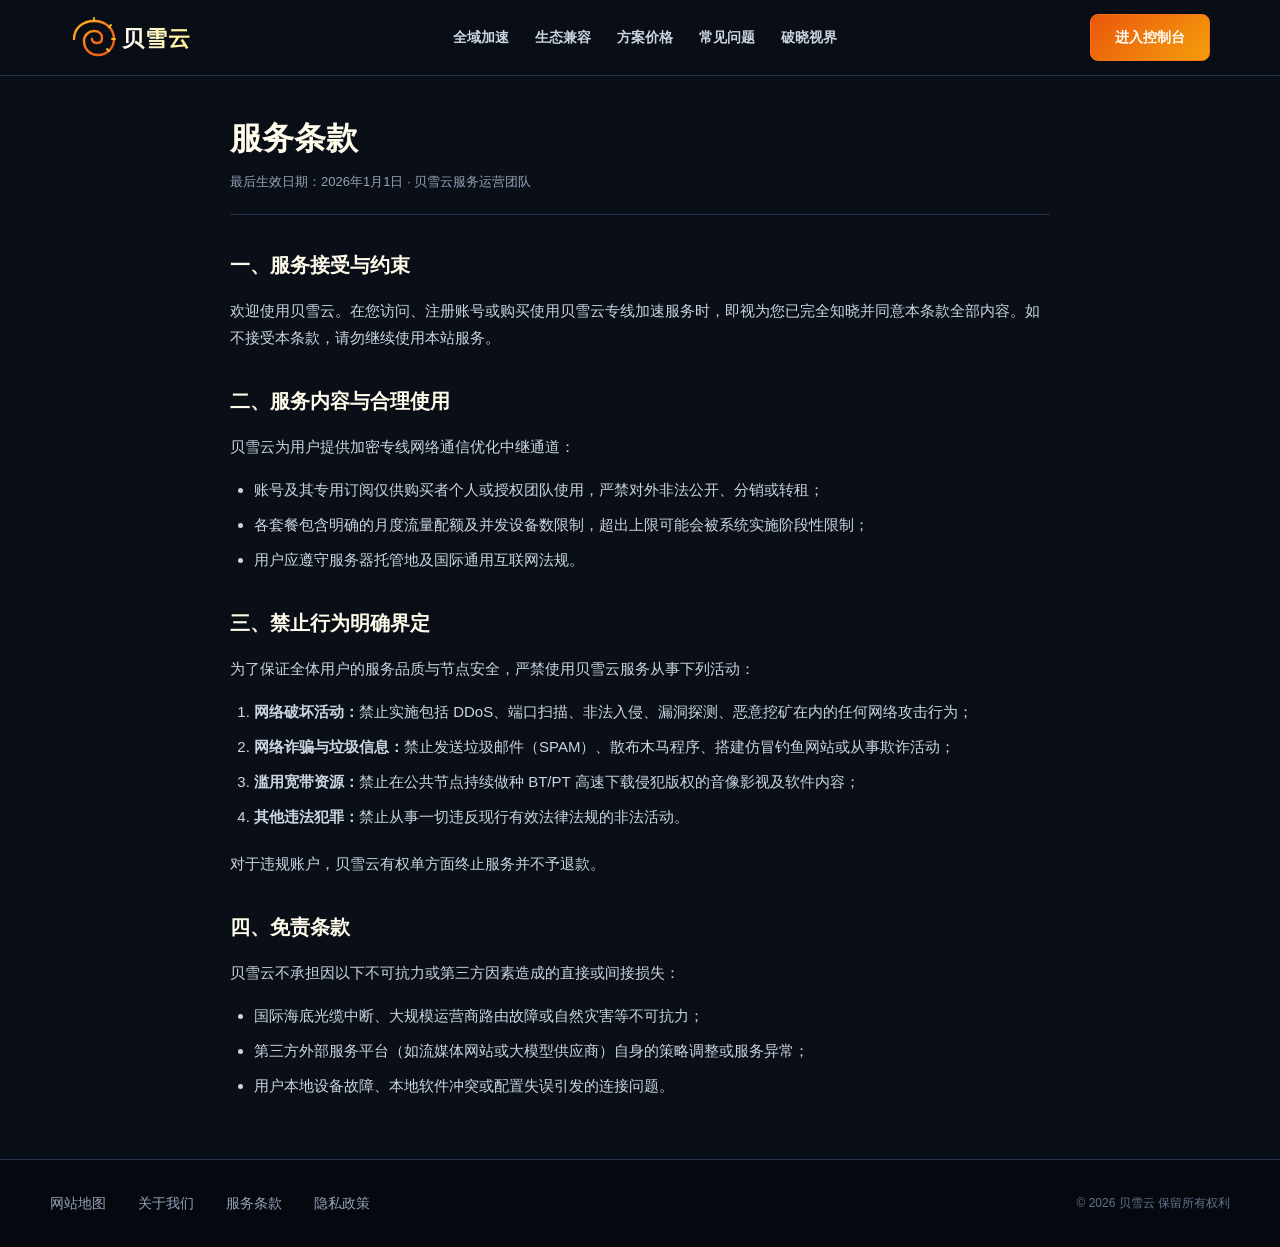
<file: terms.html>
<!DOCTYPE html>
<html lang="zh-CN">
<head>
  <meta charset="UTF-8">
  <meta name="viewport" content="width=device-width, initial-scale=1.0">
  <title>服务条款 - 贝雪云 | 使用准则与规范</title>
  <meta name="description" content="贝雪云服务使用准则，详细说明合规使用边界、禁止行为规定及免责声明。">
  <link rel="stylesheet" href="style.css">
</head>
<body>

  <header class="horizon-header">
    <div class="horizon-header-inner">
      <a href="index.html" class="cfd-logo-link" aria-label="贝雪云首页">
        <svg width="130" height="42" viewBox="0 0 130 42" fill="none" xmlns="http://www.w3.org/2000/svg">
          <defs>
            <linearGradient id="nautilusSunTerms" x1="0%" y1="0%" x2="100%" y2="100%">
              <stop offset="0%" stop-color="#fbbf24"/>
              <stop offset="50%" stop-color="#f97316"/>
              <stop offset="100%" stop-color="#ea580c"/>
            </linearGradient>
            <linearGradient id="warmTextGradTerms" x1="0%" y1="0%" x2="100%" y2="0%">
              <stop offset="0%" stop-color="#ffffff"/>
              <stop offset="100%" stop-color="#fef08a"/>
            </linearGradient>
          </defs>
          <path d="M4 22C4 11 13 4 24 4C35 4 44 11 44 22C44 31 37 38 28 38C19 38 14 31 14 24C14 18 19 14 24 14C29 14 32 17 32 21C32 24 30 26 27 26C24 26 22 24 22 22" stroke="url(#nautilusSunTerms)" stroke-width="2.4" stroke-linecap="round"/>
          <path d="M24 1V4M41 8L39 10M45 22H42M39 34L37 32" stroke="#fbbf24" stroke-width="1.8" stroke-linecap="round"/>
          <text x="52" y="29" font-family="-apple-system, BlinkMacSystemFont, 'Segoe UI', Roboto, sans-serif" font-size="22" font-weight="900" fill="url(#warmTextGradTerms)" letter-spacing="1">贝雪云</text>
        </svg>
      </a>
      <ul class="cfd-nav-menu">
        <li><a href="index.html#features">全域加速</a></li>
        <li><a href="index.html#media-ai">生态兼容</a></li>
        <li><a href="index.html#pricing">方案价格</a></li>
        <li><a href="index.html#faq">常见问题</a></li>
        <li><a href="journal.html">破晓视界</a></li>
      </ul>
      <div class="cfd-nav-cta">
        <a href="https://ww012.twilightaff.com/#/?code=A56DH1Af" class="btn-dawn-primary" rel="nofollow" target="_blank">进入控制台</a>
      </div>
    </div>
  </header>

  <main class="cfd-main">
    <div class="subpage-plate">
      <div class="plate-header">
        <h1 class="plate-title">服务条款</h1>
        <div class="plate-desc">最后生效日期：2026年1月1日 &middot; 贝雪云服务运营团队</div>
      </div>

      <article class="plate-content">
        <h2>一、服务接受与约束</h2>
        <p>
          欢迎使用贝雪云。在您访问、注册账号或购买使用贝雪云专线加速服务时，即视为您已完全知晓并同意本条款全部内容。如不接受本条款，请勿继续使用本站服务。
        </p>

        <h2>二、服务内容与合理使用</h2>
        <p>
          贝雪云为用户提供加密专线网络通信优化中继通道：
        </p>
        <ul>
          <li>账号及其专用订阅仅供购买者个人或授权团队使用，严禁对外非法公开、分销或转租；</li>
          <li>各套餐包含明确的月度流量配额及并发设备数限制，超出上限可能会被系统实施阶段性限制；</li>
          <li>用户应遵守服务器托管地及国际通用互联网法规。</li>
        </ul>

        <h2>三、禁止行为明确界定</h2>
        <p>
          为了保证全体用户的服务品质与节点安全，严禁使用贝雪云服务从事下列活动：
        </p>
        <ol>
          <li><strong>网络破坏活动：</strong>禁止实施包括 DDoS、端口扫描、非法入侵、漏洞探测、恶意挖矿在内的任何网络攻击行为；</li>
          <li><strong>网络诈骗与垃圾信息：</strong>禁止发送垃圾邮件（SPAM）、散布木马程序、搭建仿冒钓鱼网站或从事欺诈活动；</li>
          <li><strong>滥用宽带资源：</strong>禁止在公共节点持续做种 BT/PT 高速下载侵犯版权的音像影视及软件内容；</li>
          <li><strong>其他违法犯罪：</strong>禁止从事一切违反现行有效法律法规的非法活动。</li>
        </ol>
        <p>
          对于违规账户，贝雪云有权单方面终止服务并不予退款。
        </p>

        <h2>四、免责条款</h2>
        <p>
          贝雪云不承担因以下不可抗力或第三方因素造成的直接或间接损失：
        </p>
        <ul>
          <li>国际海底光缆中断、大规模运营商路由故障或自然灾害等不可抗力；</li>
          <li>第三方外部服务平台（如流媒体网站或大模型供应商）自身的策略调整或服务异常；</li>
          <li>用户本地设备故障、本地软件冲突或配置失误引发的连接问题。</li>
        </ul>
      </article>
    </div>
  </main>

  <footer class="dawn-footer-modular">
    <div class="footer-cfd-inner">
      <ul class="cfd-four-links">
        <li><a href="sitemap.html">网站地图</a></li>
        <li><a href="about.html">关于我们</a></li>
        <li><a href="terms.html">服务条款</a></li>
        <li><a href="privacy.html">隐私政策</a></li>
      </ul>
      <div class="cfd-copy-note">
        &copy; 2026 贝雪云 保留所有权利
      </div>
    </div>
  </footer>

</body>
</html>
</file>
<file: style.css>
/* ============================================================
   贝雪云 - 纯原生极速样式表
   设计风格：朝阳破晓晨光与暖曦全域风 (Sunrise Dawn Horizon & Nautilus Sun Shell)
   规范标准：移动 4G 首屏 < 1000ms，零外部阻塞，全端响应式
   ============================================================ */

:root {
  --dawn-bg: #090e17;
  --dawn-surface: #111827;
  --dawn-card: #162032;
  --dawn-card-hover: #1c2b42;
  --dawn-border: #223249;
  --dawn-border-warm: #ea580c;
  --sun-gold: #f59e0b;
  --sun-coral: #ea580c;
  --sun-amber: #f97316;
  --snow-ice: #7dd3fc;
  --warm-white: #fffbeb;
  --text-soft: #cbd5e1;
  --text-dim: #94a3b8;
  --font-stack: -apple-system, BlinkMacSystemFont, "Segoe UI", Roboto, "PingFang SC", "Hiragino Sans GB", "Microsoft YaHei", sans-serif;
  --font-mono: ui-monospace, SFMono-Regular, Menlo, Monaco, Consolas, monospace;
}

*, *::before, *::after {
  box-sizing: border-box;
  margin: 0;
  padding: 0;
}

html {
  font-family: var(--font-stack);
  background-color: var(--dawn-bg);
  color: var(--text-soft);
  line-height: 1.65;
  -webkit-font-smoothing: antialiased;
  scroll-behavior: smooth;
}

body {
  overflow-x: hidden;
  min-height: 100vh;
  display: flex;
  flex-direction: column;
}

a {
  color: inherit;
  text-decoration: none;
}

/* 顶部滚动广播预警公告条 */
.dawn-ticker {
  background: #05080e;
  border-bottom: 1px solid var(--dawn-border);
  padding: 8px 16px;
  font-size: 12px;
  color: var(--text-dim);
}
.ticker-content {
  max-width: 1180px;
  margin: 0 auto;
  display: flex;
  justify-content: space-between;
  align-items: center;
  flex-wrap: wrap;
  gap: 8px;
}
.ticker-badge {
  display: inline-flex;
  align-items: center;
  gap: 6px;
  font-family: var(--font-mono);
  font-size: 11px;
  color: var(--sun-gold);
  background: rgba(245, 158, 11, 0.1);
  padding: 2px 8px;
  border-radius: 4px;
  border: 1px solid rgba(245, 158, 11, 0.25);
}
.ticker-pulse {
  width: 6px;
  height: 6px;
  border-radius: 50%;
  background: var(--sun-amber);
}

/* 双层边到边导航 */
.horizon-header {
  position: sticky;
  top: 0;
  z-index: 100;
  background: rgba(9, 14, 23, 0.96);
  border-bottom: 1px solid var(--dawn-border);
}
.horizon-header-inner {
  max-width: 1180px;
  margin: 0 auto;
  padding: 14px 20px;
  display: flex;
  justify-content: space-between;
  align-items: center;
}
.cfd-logo-link {
  display: flex;
  align-items: center;
  gap: 12px;
}
.cfd-nav-menu {
  display: flex;
  align-items: center;
  gap: 26px;
  list-style: none;
}
.cfd-nav-menu li a {
  font-size: 14px;
  font-weight: 600;
  color: var(--snow-mist);
  transition: color 0.15s ease;
}
.cfd-nav-menu li a:hover {
  color: var(--sun-amber);
}
.cfd-nav-cta {
  display: flex;
  align-items: center;
  gap: 12px;
}

/* 按钮系统 */
.btn-dawn-primary {
  display: inline-flex;
  align-items: center;
  justify-content: center;
  padding: 11px 24px;
  font-size: 14px;
  font-weight: 700;
  color: #ffffff;
  background: linear-gradient(135deg, #ea580c, #f59e0b);
  border: 1px solid #f97316;
  border-radius: 8px;
  transition: transform 0.15s ease, filter 0.15s ease;
  cursor: pointer;
  white-space: nowrap;
}
.btn-dawn-primary:hover {
  filter: brightness(1.1);
  transform: translateY(-1px);
}
.btn-dawn-pbn {
  display: inline-flex;
  align-items: center;
  justify-content: center;
  padding: 11px 22px;
  font-size: 14px;
  font-weight: 600;
  color: var(--snow-ice);
  background: rgba(125, 211, 252, 0.08);
  border: 1px solid rgba(125, 211, 252, 0.35);
  border-radius: 8px;
  transition: transform 0.15s ease, background 0.15s ease;
  white-space: nowrap;
}
.btn-dawn-pbn:hover {
  background: rgba(125, 211, 252, 0.16);
  transform: translateY(-1px);
}
.btn-dawn-card {
  display: inline-flex;
  align-items: center;
  justify-content: center;
  padding: 11px 20px;
  font-size: 14px;
  font-weight: 600;
  color: var(--warm-white);
  background: var(--dawn-card);
  border: 1px solid var(--dawn-border);
  border-radius: 8px;
  transition: background 0.15s ease;
}
.btn-dawn-card:hover {
  background: var(--dawn-card-hover);
}

/* 主容器 */
.cfd-main {
  flex: 1;
  max-width: 1180px;
  margin: 0 auto;
  padding: 0 20px;
  width: 100%;
}

/* 纵向错层 Hero */
.spiral-dawn-hero {
  padding: 50px 0 50px;
  display: grid;
  grid-template-columns: 1.1fr 0.9fr;
  gap: 40px;
  align-items: center;
}
.hero-dawn-badge {
  display: inline-flex;
  align-items: center;
  gap: 8px;
  font-size: 12px;
  font-weight: 700;
  color: var(--sun-gold);
  background: rgba(245, 158, 11, 0.08);
  border: 1px solid rgba(245, 158, 11, 0.25);
  padding: 4px 14px;
  border-radius: 6px;
  margin-bottom: 20px;
}
.hero-dawn-title {
  font-size: 40px;
  font-weight: 900;
  line-height: 1.25;
  color: var(--warm-white);
  margin-bottom: 18px;
  letter-spacing: -0.5px;
}
.hero-dawn-title span {
  color: var(--sun-amber);
}
.hero-dawn-desc {
  font-size: 16px;
  color: var(--text-dim);
  line-height: 1.7;
  margin-bottom: 28px;
}
.hero-btn-flex {
  display: flex;
  gap: 14px;
  flex-wrap: wrap;
  margin-bottom: 34px;
}
.hero-metrics-shelf {
  display: grid;
  grid-template-columns: repeat(3, 1fr);
  gap: 14px;
  padding-top: 24px;
  border-top: 1px solid var(--dawn-border);
}
.shelf-item .val {
  font-size: 24px;
  font-weight: 800;
  color: var(--warm-white);
  font-family: var(--font-mono);
}
.shelf-item .tag {
  font-size: 12px;
  color: var(--text-dim);
  margin-top: 2px;
}

/* Hero 右侧鹦鹉螺阳光贝与暖雪金晶纯艺术动效画幅 */
.hero-nautilus-box {
  background: linear-gradient(145deg, #151e30, #0a111f);
  border: 1px solid rgba(245, 158, 11, 0.32);
  border-radius: 16px;
  padding: 16px;
  position: relative;
  overflow: hidden;
  box-shadow: 0 16px 40px rgba(0, 0, 0, 0.5);
  display: flex;
  justify-content: center;
  align-items: center;
}
.nautilus-art-canvas-wrap {
  width: 100%;
  display: flex;
  justify-content: center;
  align-items: center;
}
.nautilus-svg-canvas {
  width: 100%;
  height: auto;
  max-height: 330px;
  display: block;
}

/* 动效关键帧：黄金对数螺旋与破晓金雪 */
@keyframes spiralGoldenPulse {
  0% { stroke-dashoffset: 400; }
  100% { stroke-dashoffset: 0; }
}
@keyframes sunCoronaRotateSmooth {
  0% { transform: rotate(0deg); }
  100% { transform: rotate(360deg); }
}
@keyframes warmSnowOrbitFwd {
  0% { transform: rotate(0deg) translate(75px) rotate(0deg); }
  100% { transform: rotate(360deg) translate(75px) rotate(-360deg); }
}
@keyframes warmSnowOrbitRev {
  0% { transform: rotate(360deg) translate(130px) rotate(-360deg); }
  100% { transform: rotate(0deg) translate(130px) rotate(0deg); }
}
@keyframes dawnSunGlow {
  0%, 100% { filter: drop-shadow(0 0 10px rgba(234, 88, 12, 0.7)); opacity: 0.88; }
  50% { filter: drop-shadow(0 0 24px rgba(251, 191, 36, 0.95)); opacity: 1; }
}
@keyframes dawnShellBreathe {
  0%, 100% { transform: scale(1); filter: drop-shadow(0 0 6px rgba(245, 158, 11, 0.35)); }
  50% { transform: scale(1.02); filter: drop-shadow(0 0 16px rgba(245, 158, 11, 0.7)); }
}

.anim-spiral-stream {
  stroke-dasharray: 12 10;
  animation: spiralGoldenPulse 3s linear infinite;
}
.anim-corona-smooth {
  transform-origin: 250px 175px;
  animation: sunCoronaRotateSmooth 24s linear infinite;
}
.anim-snow-orbit-in {
  transform-origin: 250px 175px;
  animation: warmSnowOrbitFwd 9s linear infinite;
}
.anim-snow-orbit-out {
  transform-origin: 250px 175px;
  animation: warmSnowOrbitRev 14s linear infinite;
}
.anim-dawn-sun {
  animation: dawnSunGlow 3.5s ease-in-out infinite;
}
.anim-nautilus-shell {
  transform-origin: 250px 175px;
  animation: dawnShellBreathe 4s ease-in-out infinite;
}

/* 章节规范 */
.cfd-section {
  padding: 56px 0;
  border-top: 1px solid var(--dawn-border);
}
.cfd-section-head {
  margin-bottom: 38px;
}
.cfd-eyebrow {
  font-size: 12px;
  font-weight: 700;
  color: var(--sun-coral);
  letter-spacing: 1px;
  text-transform: uppercase;
  margin-bottom: 6px;
}
.cfd-section-h2 {
  font-size: 28px;
  font-weight: 800;
  color: var(--warm-white);
}
.cfd-section-sub {
  font-size: 15px;
  color: var(--text-dim);
  margin-top: 8px;
  max-width: 680px;
}

/* 核心优势：3 张非对称焦点卡片 */
.spotlight-features {
  display: grid;
  grid-template-columns: repeat(3, 1fr);
  gap: 22px;
}
.spotlight-card {
  background: var(--dawn-surface);
  border: 1px solid var(--dawn-border);
  border-radius: 12px;
  padding: 28px 22px;
  transition: transform 0.2s ease, border-color 0.2s ease;
}
.spotlight-card:hover {
  transform: translateY(-3px);
  border-color: var(--sun-amber);
}
.spotlight-icon-wrap {
  width: 48px;
  height: 48px;
  display: flex;
  align-items: center;
  justify-content: center;
  background: rgba(234, 88, 12, 0.12);
  border: 1px solid rgba(249, 115, 22, 0.3);
  border-radius: 8px;
  margin-bottom: 18px;
}
.spotlight-card h3 {
  font-size: 17px;
  font-weight: 700;
  color: var(--warm-white);
  margin-bottom: 10px;
}
.spotlight-card p {
  font-size: 13.5px;
  color: var(--text-dim);
  line-height: 1.6;
}

/* 流媒体与 AI 支持：4 张暖雪矩阵卡片 */
.warm-snow-grid {
  display: grid;
  grid-template-columns: repeat(2, 1fr);
  gap: 20px;
}
.warm-snow-item {
  background: var(--dawn-surface);
  border: 1px solid var(--dawn-border);
  border-radius: 12px;
  padding: 24px;
  display: flex;
  gap: 18px;
  align-items: flex-start;
}
.warm-snow-icon {
  width: 44px;
  height: 44px;
  flex-shrink: 0;
  display: flex;
  align-items: center;
  justify-content: center;
  background: rgba(245, 158, 11, 0.1);
  border: 1px solid rgba(245, 158, 11, 0.25);
  border-radius: 8px;
}
.warm-snow-info h3 {
  font-size: 17px;
  font-weight: 700;
  color: var(--warm-white);
  margin-bottom: 8px;
}
.warm-snow-info p {
  font-size: 13.5px;
  color: var(--text-dim);
  line-height: 1.55;
  margin-bottom: 10px;
}
.warm-tag-line {
  display: flex;
  gap: 8px;
  flex-wrap: wrap;
}
.warm-tag {
  font-size: 11px;
  font-family: var(--font-mono);
  background: var(--dawn-card);
  color: var(--sun-gold);
  padding: 2px 8px;
  border-radius: 4px;
  border: 1px solid var(--dawn-border);
}

/* 定价阶梯方案：3 档 */
.dawn-pricing-tier {
  display: grid;
  grid-template-columns: repeat(3, 1fr);
  gap: 24px;
  align-items: stretch;
}
.dawn-plan-box {
  background: var(--dawn-surface);
  border: 1px solid var(--dawn-border);
  border-radius: 14px;
  padding: 32px 24px;
  display: flex;
  flex-direction: column;
  position: relative;
}
.dawn-plan-box.popular {
  border-color: var(--sun-amber);
  background: #172033;
}
.popular-banner {
  position: absolute;
  top: -12px;
  right: 20px;
  background: linear-gradient(135deg, #ea580c, #f59e0b);
  color: #ffffff;
  font-size: 11px;
  font-weight: 700;
  padding: 3px 12px;
  border-radius: 4px;
}
.tier-headline {
  font-size: 18px;
  font-weight: 800;
  color: var(--warm-white);
  margin-bottom: 6px;
}
.tier-tagline {
  font-size: 13px;
  color: var(--text-dim);
  margin-bottom: 22px;
}
.tier-cost-row {
  display: flex;
  align-items: baseline;
  gap: 4px;
  margin-bottom: 24px;
  padding-bottom: 20px;
  border-bottom: 1px solid var(--dawn-border);
}
.cost-symbol {
  font-size: 20px;
  color: var(--sun-gold);
  font-weight: 600;
}
.cost-val {
  font-size: 40px;
  font-weight: 900;
  color: var(--warm-white);
  font-family: var(--font-mono);
}
.cost-cycle {
  font-size: 13px;
  color: var(--text-dim);
}
.tier-list {
  list-style: none;
  margin-bottom: 28px;
  flex: 1;
}
.tier-list li {
  font-size: 13.5px;
  color: var(--text-soft);
  margin-bottom: 12px;
  display: flex;
  align-items: center;
  gap: 10px;
}
.tier-dot {
  width: 6px;
  height: 6px;
  border-radius: 50%;
  background: var(--sun-amber);
  flex-shrink: 0;
}
.tier-cta-btn {
  width: 100%;
}

/* FAQ 常见问答：4 组双栏布局 */
.horizon-faq-deck {
  display: grid;
  grid-template-columns: repeat(2, 1fr);
  gap: 18px;
}
.horizon-faq-card {
  background: var(--dawn-surface);
  border: 1px solid var(--dawn-border);
  border-radius: 10px;
  padding: 22px;
}
.faq-q-title {
  font-size: 15.5px;
  font-weight: 700;
  color: var(--warm-white);
  margin-bottom: 10px;
  display: flex;
  align-items: center;
  gap: 8px;
}
.faq-q-icon {
  color: var(--sun-amber);
  font-weight: 800;
}
.faq-ans-body {
  font-size: 13.5px;
  color: var(--text-dim);
  line-height: 1.65;
}

/* 用户实测评价：4 位用户 */
.dawn-voices-grid {
  display: grid;
  grid-template-columns: repeat(4, 1fr);
  gap: 20px;
}
.voice-tile {
  background: var(--dawn-surface);
  border: 1px solid var(--dawn-border);
  border-radius: 12px;
  padding: 22px;
  display: flex;
  flex-direction: column;
  justify-content: space-between;
}
.voice-quote {
  font-size: 13.5px;
  color: var(--text-soft);
  line-height: 1.6;
  margin-bottom: 16px;
}
.voice-sender {
  display: flex;
  align-items: center;
  gap: 10px;
  padding-top: 12px;
  border-top: 1px solid rgba(34, 50, 73, 0.5);
}
.sender-pfp {
  width: 34px;
  height: 34px;
  border-radius: 50%;
  background: #25334c;
  color: var(--sun-gold);
  display: flex;
  align-items: center;
  justify-content: center;
  font-weight: 800;
  font-size: 13px;
}
.sender-meta .s-name {
  font-size: 13px;
  font-weight: 700;
  color: var(--warm-white);
}
.sender-meta .s-title {
  font-size: 11px;
  color: var(--text-dim);
}

/* 底部 CTA 横幅 */
.sunburst-banner-cta {
  background: linear-gradient(135deg, #131b29, #221c17);
  border: 1px solid var(--sun-coral);
  border-radius: 16px;
  padding: 44px 32px;
  text-align: center;
  margin: 30px 0 60px;
}
.sunburst-cta-h2 {
  font-size: 28px;
  font-weight: 900;
  color: var(--warm-white);
  margin-bottom: 10px;
}
.sunburst-cta-p {
  font-size: 15px;
  color: var(--text-dim);
  max-width: 600px;
  margin: 0 auto 26px;
}
.sunburst-btn-group {
  display: flex;
  justify-content: center;
  gap: 14px;
  flex-wrap: wrap;
}

/* 页脚：严格仅 4 个独立链接 */
.dawn-footer-modular {
  background: #05080e;
  border-top: 1px solid var(--dawn-border);
  padding: 30px 20px;
  margin-top: auto;
}
.footer-cfd-inner {
  max-width: 1180px;
  margin: 0 auto;
  display: flex;
  justify-content: space-between;
  align-items: center;
  flex-wrap: wrap;
  gap: 20px;
}
.cfd-four-links {
  display: flex;
  gap: 32px;
  list-style: none;
}
.cfd-four-links li a {
  font-size: 14px;
  color: var(--text-dim);
  transition: color 0.15s ease;
}
.cfd-four-links li a:hover {
  color: var(--sun-gold);
}
.cfd-copy-note {
  font-size: 12px;
  color: #64748b;
}

/* 二级页面通用排版 */
.subpage-plate {
  max-width: 860px;
  margin: 36px auto 60px;
  padding: 0 20px;
}
.plate-header {
  padding-bottom: 22px;
  border-bottom: 1px solid var(--dawn-border);
  margin-bottom: 30px;
}
.plate-title {
  font-size: 32px;
  font-weight: 800;
  color: var(--warm-white);
  margin-bottom: 6px;
}
.plate-desc {
  font-size: 13px;
  color: var(--text-dim);
}
.plate-content {
  font-size: 15px;
  line-height: 1.8;
  color: var(--text-soft);
}
.plate-content h2 {
  font-size: 20px;
  font-weight: 700;
  color: var(--warm-white);
  margin: 32px 0 14px;
}
.plate-content h3 {
  font-size: 16.5px;
  font-weight: 600;
  color: var(--sun-gold);
  margin: 20px 0 10px;
}
.plate-content p {
  margin-bottom: 16px;
}
.plate-content ul, .plate-content ol {
  margin: 0 0 20px 24px;
}
.plate-content li {
  margin-bottom: 8px;
}

/* 响应式媒体查询适配 */
@media (max-width: 992px) {
  .spiral-dawn-hero {
    grid-template-columns: 1fr;
    gap: 30px;
  }
  .spotlight-features,
  .dawn-pricing-tier,
  .horizon-faq-deck {
    grid-template-columns: 1fr;
  }
  .warm-snow-grid {
    grid-template-columns: 1fr;
  }
  .dawn-voices-grid {
    grid-template-columns: repeat(2, 1fr);
  }
}

@media (max-width: 768px) {
  .horizon-header-inner {
    flex-wrap: wrap;
    gap: 10px;
    padding: 10px 16px;
  }
  .cfd-nav-menu {
    order: 3;
    width: 100%;
    justify-content: space-around;
    gap: 8px;
    padding-top: 8px;
    border-top: 1px solid rgba(255, 255, 255, 0.08);
  }
  .cfd-nav-menu li a {
    font-size: 13px;
  }
}

@media (max-width: 600px) {
  .hero-dawn-title {
    font-size: 28px;
  }
  .hero-btn-flex {
    flex-direction: column;
  }
  .hero-btn-flex a {
    width: 100%;
    min-height: 48px;
  }
  .hero-metrics-shelf {
    grid-template-columns: 1fr;
    gap: 14px;
  }
  .dawn-voices-grid {
    grid-template-columns: 1fr;
  }
  .cfd-four-links {
    flex-direction: column;
    gap: 14px;
  }
  .footer-cfd-inner {
    flex-direction: column;
    align-items: flex-start;
  }
}

/* 全局可点击正文/内文链接规范与 :visited 锁定 */
a.editorial-link,
.article-body a,
.subpage-plate a.text-link {
  color: var(--sun-amber);
  text-decoration: underline;
  text-underline-offset: 3px;
  font-weight: 600;
  transition: color 0.15s ease, opacity 0.15s ease;
}
a.editorial-link:visited,
.article-body a:visited,
.subpage-plate a.text-link:visited {
  color: var(--sun-amber);
}
a.editorial-link:hover,
.article-body a:hover,
.subpage-plate a.text-link:hover {
  color: #fde047;
  opacity: 0.9;
}

/* 破晓视界聚合与深度文章专用版式 */
.breadcrumbs-nav {
  margin-bottom: 24px;
  font-size: 13px;
  color: var(--text-dim);
}
.breadcrumbs-nav a {
  color: var(--snow-mist);
  transition: color 0.15s;
}
.breadcrumbs-nav a:hover {
  color: var(--sun-amber);
}
.breadcrumbs-sep {
  margin: 0 8px;
  color: rgba(255, 255, 255, 0.2);
}
.journal-grid {
  display: grid;
  grid-template-columns: repeat(3, 1fr);
  gap: 24px;
  margin-top: 36px;
}
.journal-card {
  background: var(--dawn-surface);
  border: 1px solid var(--dawn-border);
  border-radius: 12px;
  padding: 24px;
  display: flex;
  flex-direction: column;
  justify-content: space-between;
  transition: transform 0.2s ease, border-color 0.2s ease, box-shadow 0.2s ease;
}
.journal-card:hover {
  transform: translateY(-4px);
  border-color: rgba(251, 191, 36, 0.45);
  box-shadow: 0 12px 28px rgba(0, 0, 0, 0.4);
}
.journal-card-top {
  margin-bottom: 16px;
}
.journal-meta-row {
  display: flex;
  align-items: center;
  gap: 10px;
  font-size: 12px;
  color: var(--text-dim);
  margin-bottom: 12px;
}
.journal-badge {
  display: inline-block;
  font-size: 11px;
  font-weight: 700;
  color: var(--sun-amber);
  background: rgba(251, 191, 36, 0.1);
  padding: 2px 8px;
  border-radius: 6px;
  border: 1px solid rgba(251, 191, 36, 0.25);
}
.journal-title {
  font-size: 18px;
  font-weight: 700;
  color: #ffffff;
  line-height: 1.45;
  margin-bottom: 12px;
}
.journal-title a {
  color: #ffffff;
  transition: color 0.15s;
}
.journal-title a:hover {
  color: var(--sun-amber);
}
.journal-desc {
  font-size: 13.5px;
  color: var(--snow-mist);
  line-height: 1.6;
  margin-bottom: 20px;
}
.journal-footer {
  display: flex;
  justify-content: space-between;
  align-items: center;
  font-size: 12.5px;
  padding-top: 14px;
  border-top: 1px solid rgba(255, 255, 255, 0.05);
}
.journal-read-more {
  color: var(--sun-amber);
  font-weight: 600;
  display: inline-flex;
  align-items: center;
  gap: 4px;
}
.journal-read-more:hover {
  text-decoration: underline;
}
.article-header {
  margin-bottom: 32px;
  padding-bottom: 24px;
  border-bottom: 1px solid var(--dawn-border);
}
.article-headline {
  font-size: 28px;
  font-weight: 800;
  color: #ffffff;
  line-height: 1.35;
  margin: 14px 0 16px;
}
.article-meta-bar {
  display: flex;
  flex-wrap: wrap;
  align-items: center;
  gap: 16px;
  font-size: 13px;
  color: var(--text-dim);
}
.article-body {
  font-size: 15.5px;
  line-height: 1.85;
  color: var(--snow-mist);
}
.article-body h2 {
  font-size: 21px;
  font-weight: 700;
  color: #ffffff;
  margin: 36px 0 16px;
  padding-left: 12px;
  border-left: 3px solid var(--sun-amber);
}
.article-body h3 {
  font-size: 17px;
  font-weight: 600;
  color: var(--sun-amber);
  margin: 24px 0 12px;
}
.article-body p {
  margin-bottom: 18px;
}
.article-body ul, .article-body ol {
  margin: 0 0 20px 24px;
}
.article-body li {
  margin-bottom: 8px;
}
.article-body blockquote {
  margin: 24px 0;
  padding: 16px 20px;
  background: rgba(251, 191, 36, 0.06);
  border-left: 4px solid var(--sun-amber);
  border-radius: 0 8px 8px 0;
  font-size: 14.5px;
  color: #ffffff;
}
.article-callout {
  margin: 30px 0;
  padding: 20px 24px;
  background: rgba(234, 88, 12, 0.12);
  border: 1px solid rgba(251, 191, 36, 0.3);
  border-radius: 10px;
}
.article-callout h4 {
  font-size: 16px;
  font-weight: 700;
  color: var(--sun-amber);
  margin-bottom: 8px;
}
.article-callout p {
  margin-bottom: 0;
  font-size: 14px;
}
@media (max-width: 992px) {
  .journal-grid {
    grid-template-columns: repeat(2, 1fr);
  }
}
@media (max-width: 600px) {
  .journal-grid {
    grid-template-columns: 1fr;
  }
  .article-headline {
    font-size: 22px;
  }
}
</file>
